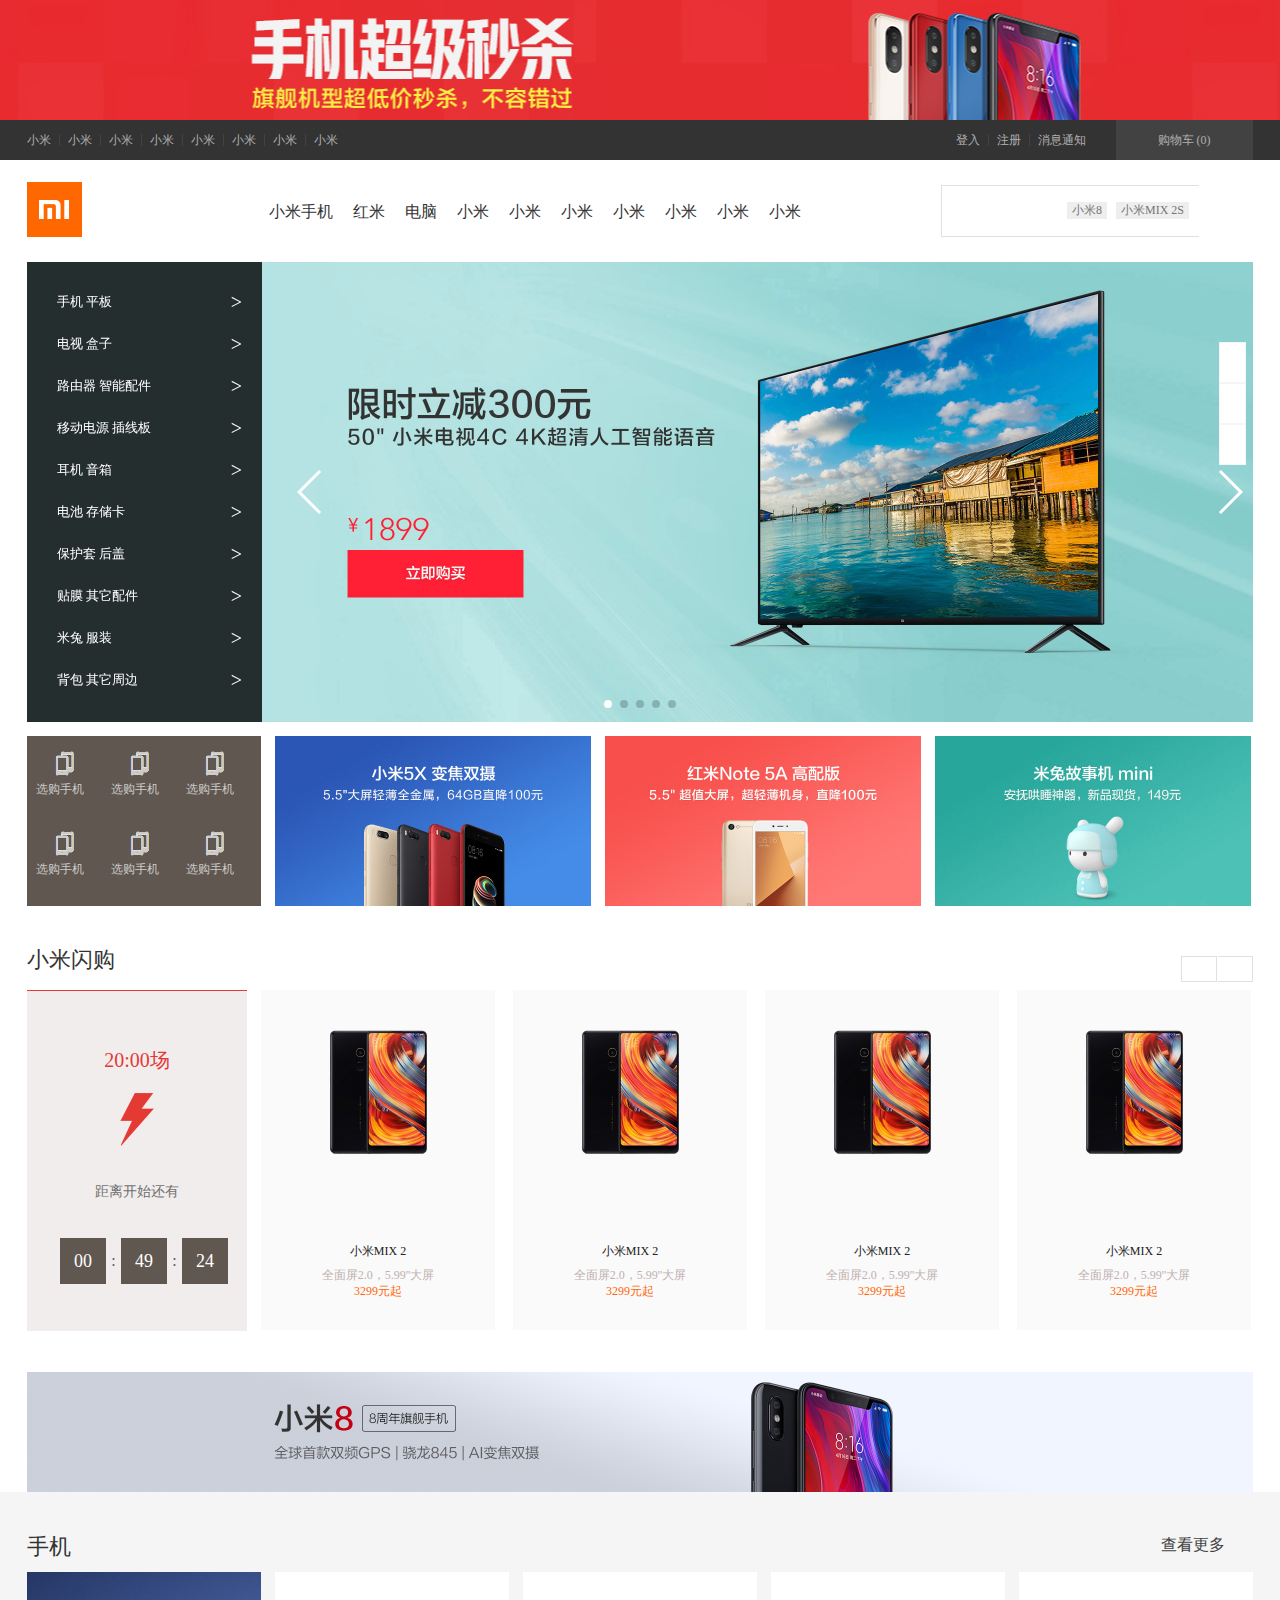
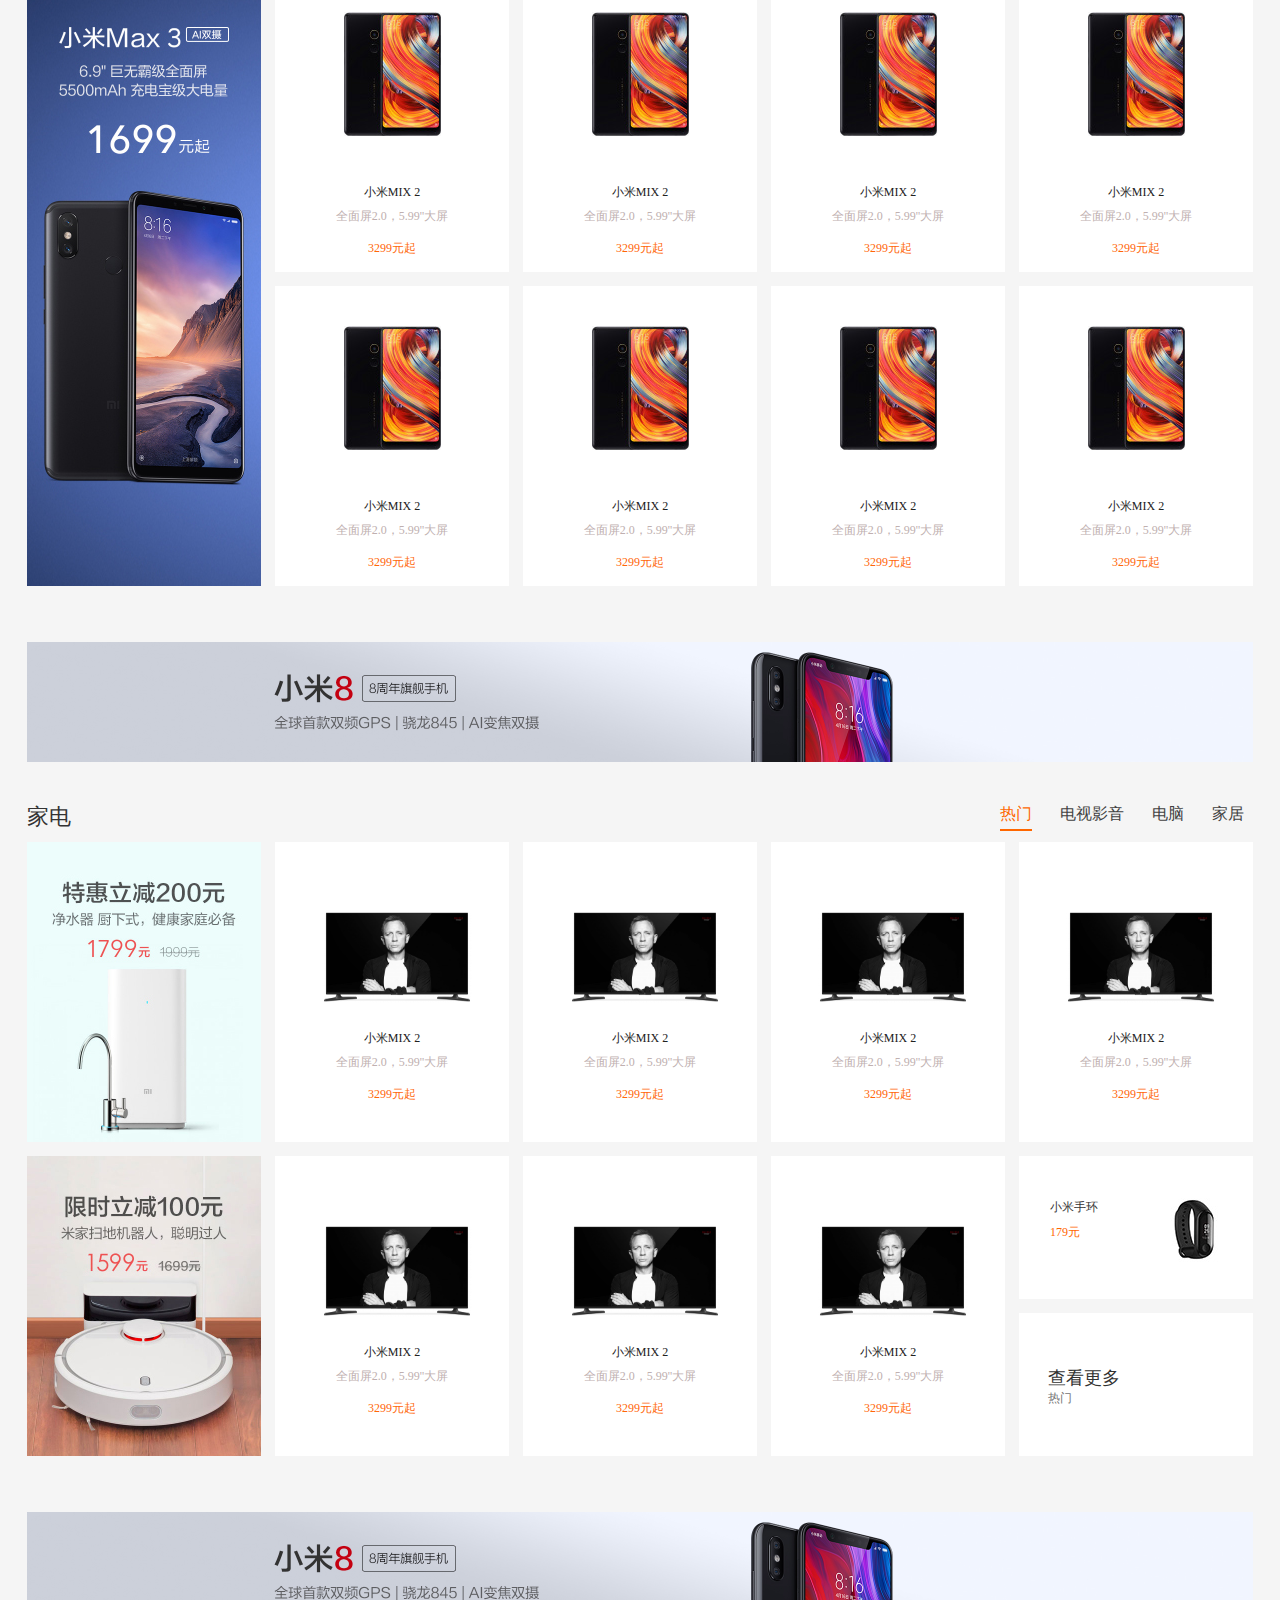
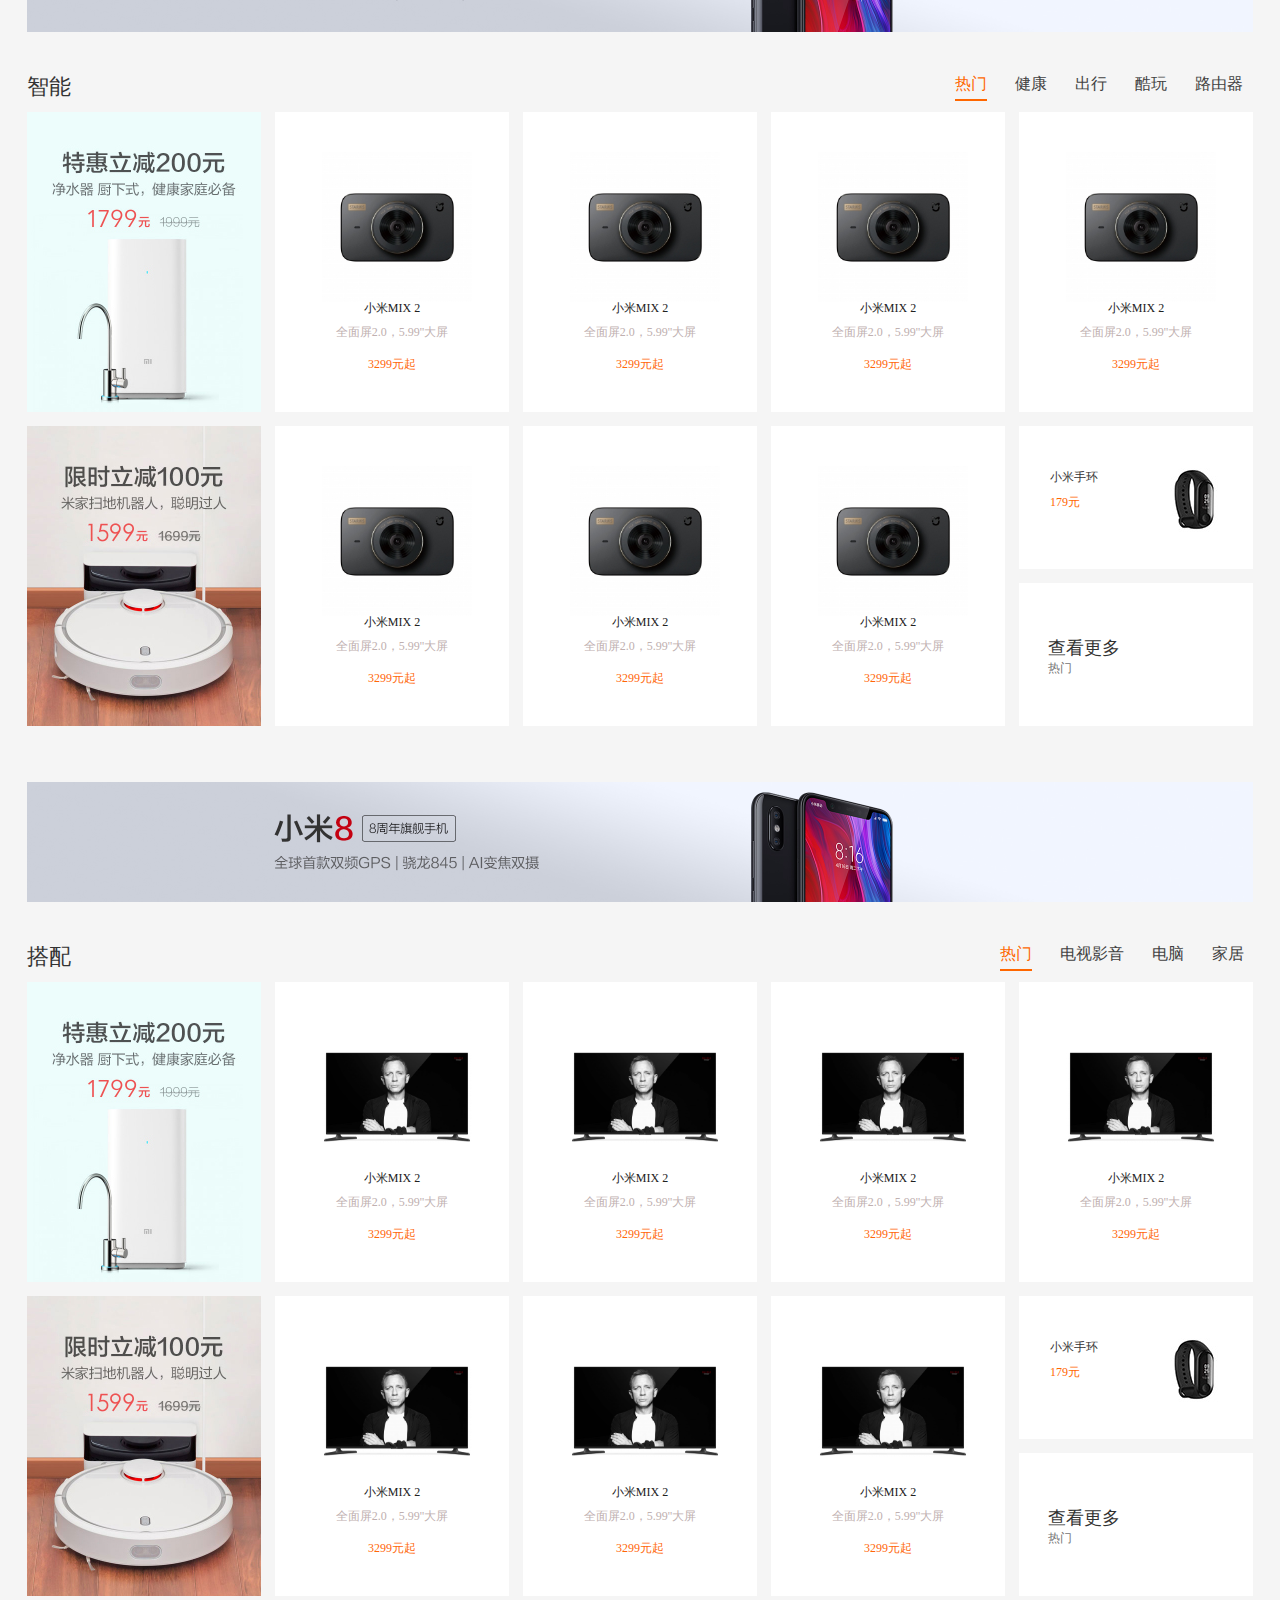
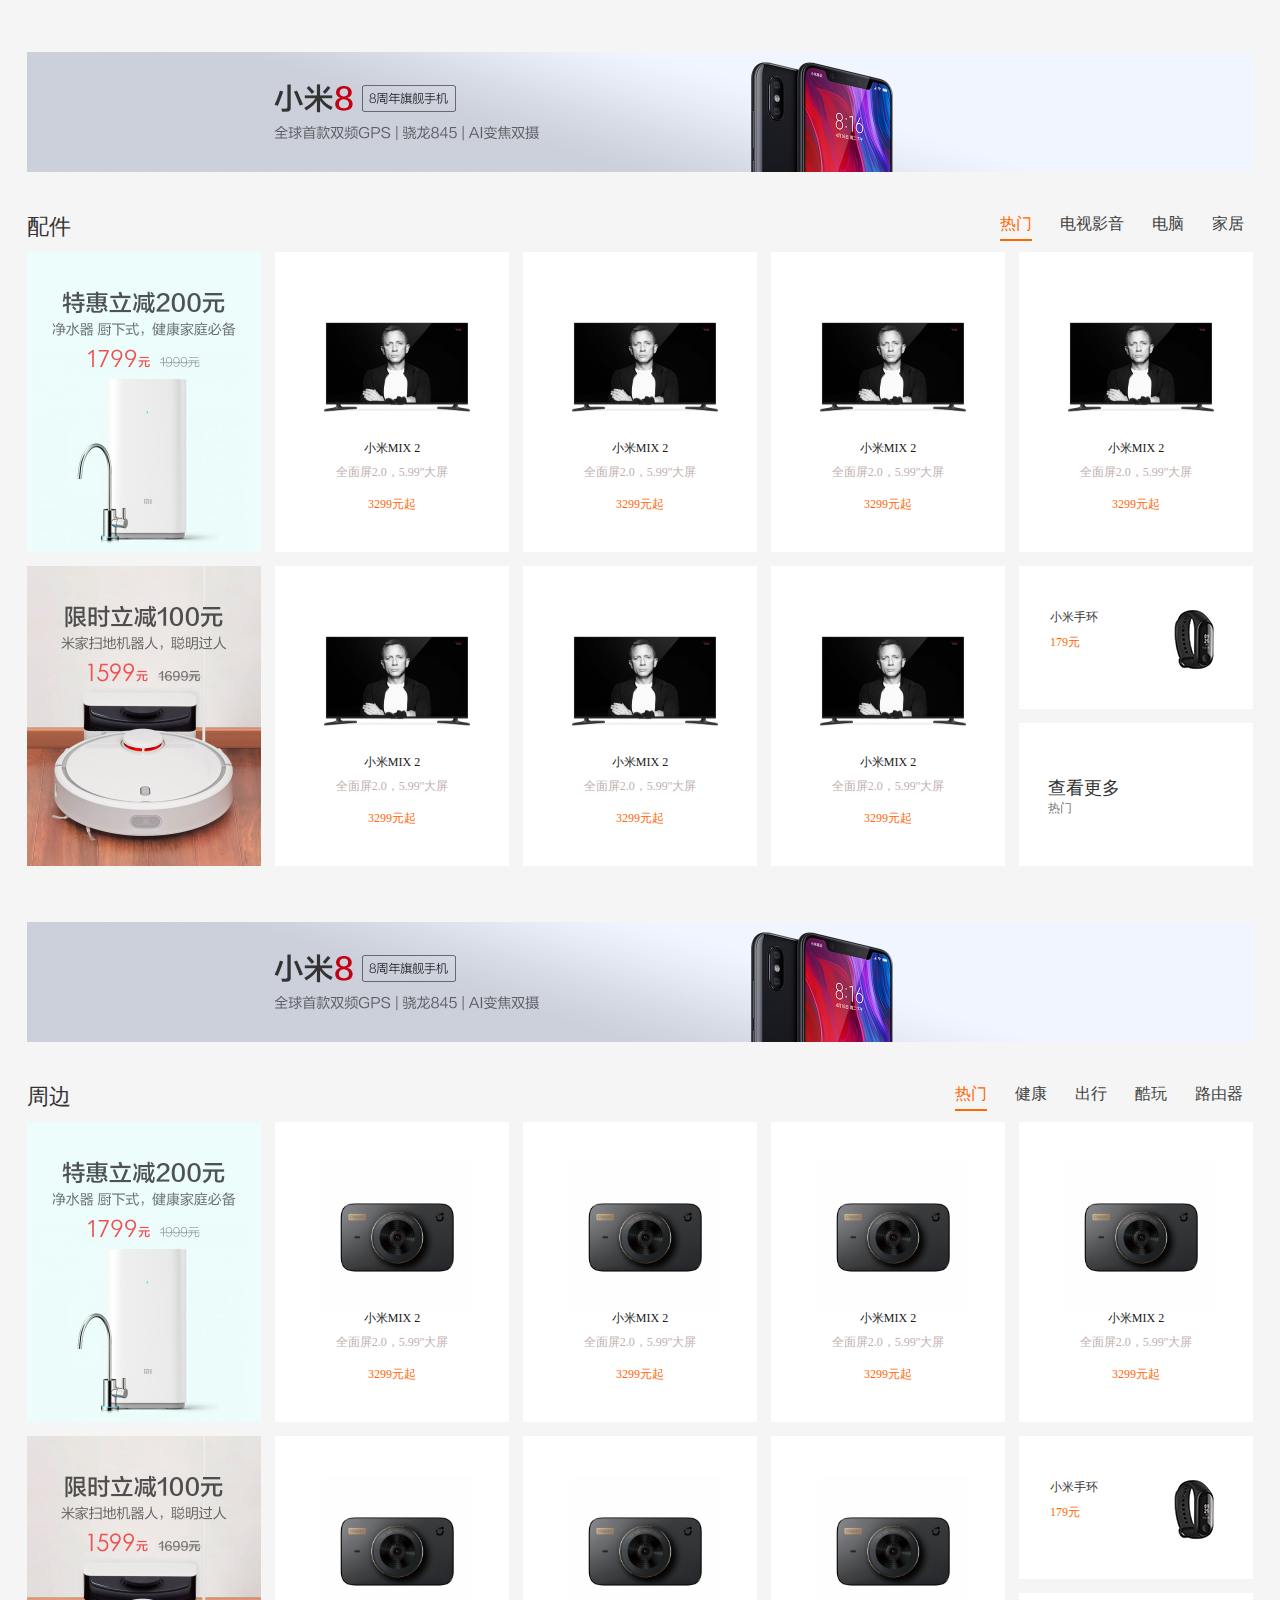
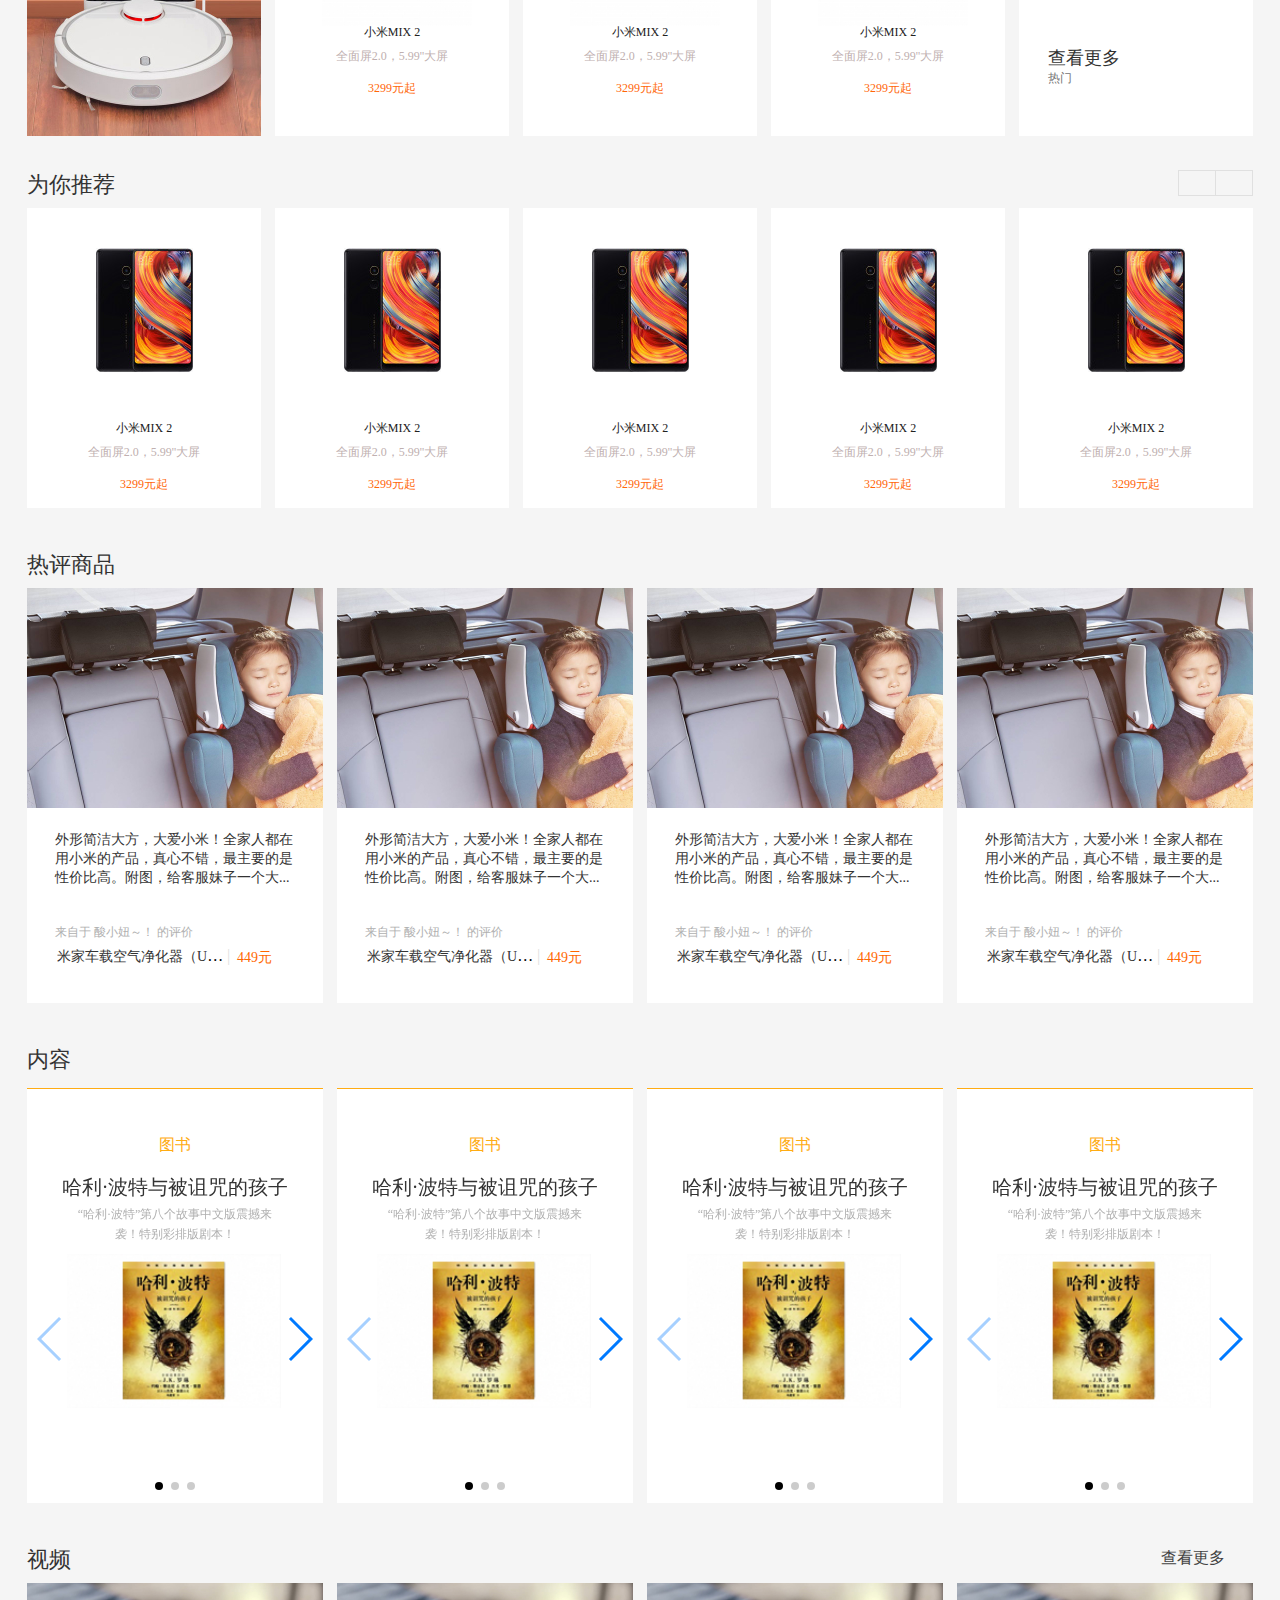
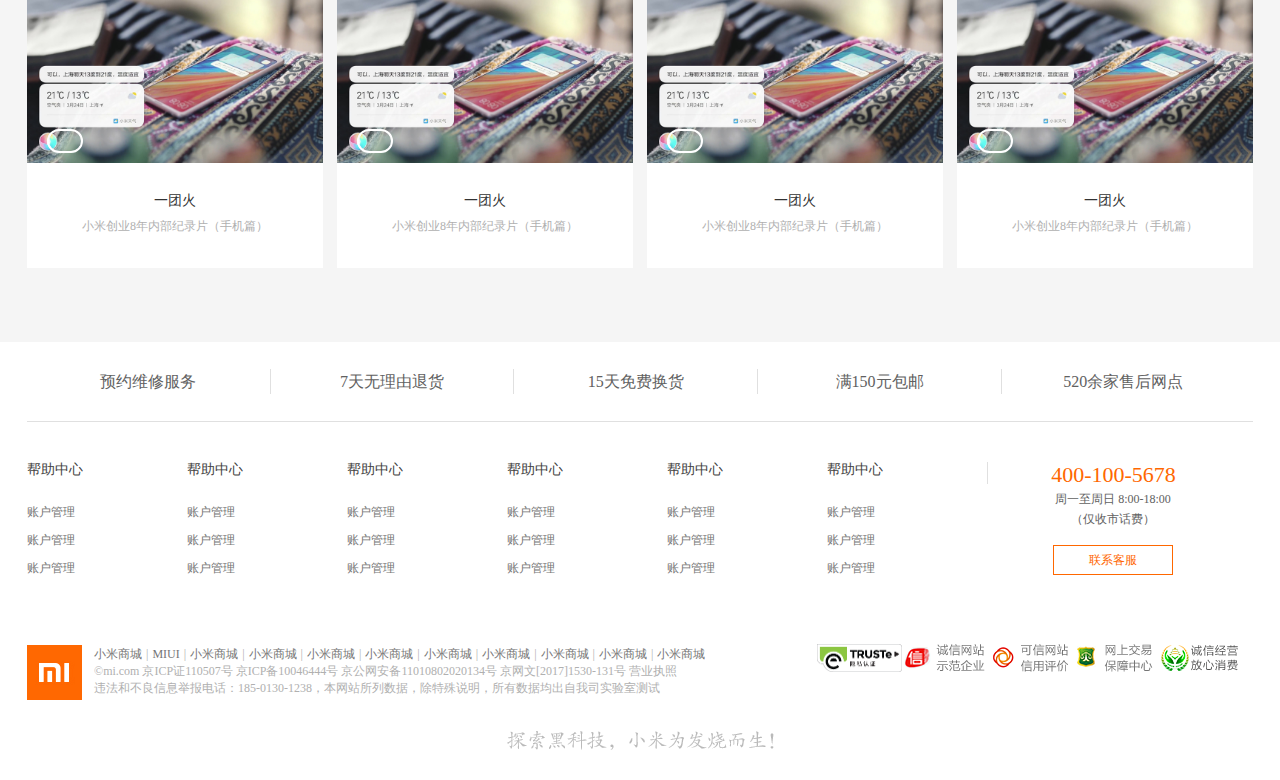
<file: index.html>
<!DOCTYPE html>
<html lang="en">
<head>
    <meta charset="UTF-8">
    <title>首页</title>
    <link rel="stylesheet" type="text/css" href="css/common.css">
    <link rel="stylesheet" href="css/index.css">
    <link rel="stylesheet" href="//at.alicdn.com/t/font_860568_lgisrurycxa.css">
    <link rel="stylesheet" href="css/swiper.min.css">
</head>
<body>
<!--顶部广告-->
    <div class="top-show">
        <!--<img src="images/top.jpg" alt="">-->
    </div>
<!-- top -->
    <div id="top">
        <div class="top">
            <ul class="top-left">
                <li class="top-left-first"><a href="javascript:;">小米</a></li>
                <li><a href="javascript:;">小米</a></li>
                <li><a href="javascript:;">小米</a></li>
                <li><a href="javascript:;">小米</a></li>
                <li><a href="javascript:;">小米</a></li>
                <li><a href="javascript:;">小米</a></li>
                <li><a href="javascript:;">小米</a></li>
                <li class="top-left-last"><a href="javascript:;">小米</a></li>
            </ul>
            <ul class="top-right">
                <li class="login"><a href="javascript:;">登入</a></li>
                <li class="register"><a href="javascript:;">注册</a></li>
                <li class="top-right-last"><a href="javascript:;">消息通知</a></li>
                <li class="shop-car">
                    <a href="javascript:;">
                        <i class="iconfont icon-gouwuchekong"></i>
                        购物车
                        (<span>0</span>)
                    </a>
                </li>
            </ul>
        </div>
    </div>
<!-- nav -->
    <div id="nav">
        <!--<div class="nav-hidden">-->
            <!--<ul class="nav-hidden-list nav-first">-->
                <!--<li>-->
                    <!--<a href="javascript:;">-->
                        <!--<img src="images/star_03.jpg" alt="">-->
                    <!--</a>-->
                    <!--<p>-->
                        <!--<a href="javascript:;">小米8 青春版</a>-->
                    <!--</p>-->
                    <!--<span>1339元起</span>-->
                <!--</li>-->
                <!--<i class="nav-border"></i>-->
                <!--<li>-->
                    <!--<a href="javascript:;">-->
                        <!--<img src="images/star_03.jpg" alt="">-->
                    <!--</a>-->
                    <!--<p>-->
                        <!--<a href="javascript:;">小米8 青春版</a>-->
                    <!--</p>-->
                    <!--<span>1339元起</span>-->
                <!--</li>-->
            <!--</ul>-->
            <!--<ul class="nav-hidden-list nav-second">-->
                <!--<li>-->
                    <!--<a href="javascript:;">-->
                        <!--<img src="images/hm.png" alt="">-->
                    <!--</a>-->
                    <!--<p>-->
                        <!--<a href="javascript:;">小米8 青春版</a>-->
                    <!--</p>-->
                    <!--<span>1339元起</span>-->
                <!--</li>-->
                <!--<i class="nav-border"></i>-->
                <!--<li>-->
                    <!--<a href="javascript:;">-->
                        <!--<img src="images/hm.png" alt="">-->
                    <!--</a>-->
                    <!--<p>-->
                        <!--<a href="javascript:;">小米8 青春版</a>-->
                    <!--</p>-->
                    <!--<span>1339元起</span>-->
                <!--</li>-->
            <!--</ul>-->
            <!--<ul class="nav-hidden-list nav-third">-->
                <!--<li>-->
                    <!--<a href="javascript:;">-->
                        <!--<img src="images/bijiben32012.5.jpg" alt="">-->
                    <!--</a>-->
                    <!--<p>-->
                        <!--<a href="javascript:;">小米8 青春版</a>-->
                    <!--</p>-->
                    <!--<span>1339元起</span>-->
                <!--</li>-->
                <!--<i class="nav-border"></i>-->
                <!--<li>-->
                    <!--<a href="javascript:;">-->
                        <!--<img src="images/bijiben32012.5.jpg" alt="">-->
                    <!--</a>-->
                    <!--<p>-->
                        <!--<a href="javascript:;">小米8 青春版</a>-->
                    <!--</p>-->
                    <!--<span>1339元起</span>-->
                <!--</li>-->
            <!--</ul>-->
        <!--</div>-->
        <div class="nav">
            <div class="logo">
                <img src="images/mi_03.jpg">
            </div>
            <ul class="nav-center">
                <li class="nav-center-first xiaomi-phone nav-item">
                    <a href="javascript:;">小米手机</a>
                    <div class="nav-hidden nav-first">
                        <ul class="nav-hidden-list">
                            <li>
                                <a href="javascript:;">
                                    <img src="images/star_03.jpg" alt="">
                                </a>
                                <p class="nav-hidden-p">
                                    <a href="javascript:;">小米8 青春版</a>
                                </p>
                                <span class="nav-hidden-price">1339元起</span>
                            </li>
                            <i class="nav-border"></i>
                            <li>
                                <a href="javascript:;">
                                    <img src="images/star_03.jpg" alt="">
                                </a>
                                <p class="nav-hidden-p">
                                    <a href="javascript:;">小米8 青春版</a>
                                </p>
                                <span class="nav-hidden-price">1339元起</span>
                            </li>
                        </ul>
                    </div>
                </li>
                <li class="redmi nav-item">
                    <a href="javascript:;">红米</a>
                    <div class="nav-hidden nav-second">
                        <ul class="nav-hidden-list">
                            <li>
                                <a href="javascript:;">
                                    <img src="images/hm.png" alt="">
                                </a>
                                <p class="nav-hidden-p">
                                    <a href="javascript:;">小米8 青春版</a>
                                </p>
                                <span class="nav-hidden-price">1339元起</span>
                            </li>
                            <i class="nav-border"></i>
                            <li>
                                <a href="javascript:;">
                                    <img src="images/hm.png" alt="">
                                </a>
                                <p class="nav-hidden-p">
                                    <a href="javascript:;">小米8 青春版</a>
                                </p>
                                <span class="nav-hidden-price">1339元起</span>
                            </li>
                        </ul>
                    </div>
                </li>
                <li class="computer nav-item">
                    <a href="javascript:;">电脑</a>
                    <div class="nav-hidden nav-third">
                        <ul class="nav-hidden-list">
                            <li>
                                <a href="javascript:;">
                                    <img src="images/bijiben32012.5.jpg" alt="">
                                </a>
                                <p class="nav-hidden-p">
                                    <a href="javascript:;">小米8 青春版</a>
                                </p>
                                <span class="nav-hidden-price">1339元起</span>
                            </li>
                            <i class="nav-border"></i>
                            <li>
                                <a href="javascript:;">
                                    <img src="images/bijiben32012.5.jpg" alt="">
                                </a>
                                <p class="nav-hidden-p">
                                    <a href="javascript:;">小米8 青春版</a>
                                </p>
                                <span class="nav-hidden-price">1339元起</span>
                            </li>
                        </ul>
                    </div>
                </li>
                <li><a href="javascript:;">小米</a></li>
                <li><a href="javascript:;">小米</a></li>
                <li><a href="javascript:;">小米</a></li>
                <li><a href="javascript:;">小米</a></li>
                <li><a href="javascript:;">小米</a></li>
                <li><a href="javascript:;">小米</a></li>
                <li><a href="javascript:;">小米</a></li>
            </ul>
            <!--搜索框-->
            <form method="" action="" class="btn">
                <div class="search-input">
                    <input name="" type="text" value="" class="btn-text">
                    <div class="search-list">
                        <ul>
                            <li>小米6X</li>
                            <li>約6件</li>
                        </ul>
                        <ul>
                            <li>小米6X</li>
                            <li>約6件</li>
                        </ul>
                        <ul>
                            <li>小米6X</li>
                            <li>約6件</li>
                        </ul>
                        <ul>
                            <li>小米6X</li>
                            <li>約6件</li>
                        </ul>
                        <ul>
                            <li>小米6X</li>
                            <li>約6件</li>
                        </ul>
                        <ul>
                            <li>小米6X</li>
                            <li>約6件</li>
                        </ul>
                        <ul>
                            <li>小米6X</li>
                            <li>約6件</li>
                        </ul>
                        <ul>
                            <li>小米6X</li>
                            <li>約6件</li>
                        </ul>
                    </div>
                </div>
                <div class="search-btn">
                    <a href="javascript:;" class="btn-sub"></a>
                    <i class="iconfont icon-fangdajing"></i>
                </div>
                <div class="hot-word">
                    <a href="javascript:;">小米8</a>
                    <a href="javascript:;">小米MIX 2S</a>
                </div>
            </form>
        </div>
    </div>
<!--banner-->
    <!-- Swiper -->
    <div class="swiper-container banner">
        <div class="swiper-wrapper">
            <div class="swiper-slide banner-slide">
                <a href="javascript:;"><img src="images/banner1.jpg" alt=""></a>
            </div>
            <div class="swiper-slide banner-slide">
                <a href="javascript:;"><img src="images/banner2.jpg" alt=""></a>
            </div>
            <div class="swiper-slide banner-slide">
                <a href="javascript:;"><img src="images/banner3.jpg" alt=""></a>
            </div>
            <div class="swiper-slide banner-slide">
                <a href="javascript:;"><img src="images/banner4.jpg" alt=""></a>
            </div>
            <div class="swiper-slide banner-slide">
                <a href="javascript:;"><img src="images/banner5.jpg" alt=""></a>
            </div>
        </div>
        <!-- Add Pagination -->
        <div class="swiper-pagination swiper-pagination-white banner-cricle"></div>
        <!-- Add Arrows -->
        <div class="swiper-button-next swiper-button-white banner-btn-r"></div>
        <div class="swiper-button-prev swiper-button-white banner-btn-l"></div>

        <!--menu轮播图上的二级菜单-->
        <ul id="banner_menu_wrap">
            <li class="active" img="">
                <a>手机&nbsp;平板</a>
                <a class="banner_menu_i">&gt;</a>
                <div class="banner_menu_content" style="width: 600px; top: -20px;">
                    <ul class="banner_menu_content_ul">
                        <li>
                            <a><img src="images/minote.jpg"></a><a>大米NOTE</a><span>选购</span></li>
                        <li>
                            <a><img src="images/minote.jpg"></a><a>大米手机4</a><span>选购</span></li>
                        <li>
                            <a><img src="images/minote.jpg"></a><a>红米手机2</a><span>选购</span></li>
                        <li>
                            <a><img src="images/minote.jpg"></a><a>红米手机2A</a><span>选购</span></li>
                        <li>
                            <a><img src="images/minote.jpg"></a><a>红米NOTE2</a><span>选购</span></li>
                        <li>
                            <a><img src="images/minote.jpg"></a><a>红米NOTE&nbsp;4G双卡</a><span>选购</span></li>
                    </ul>
                    <ul class="banner_menu_content_ul">
                        <li>
                            <a><img src="images/minote.jpg"></a><a>大米平板</a><span>选购</span></li>
                        <li>
                            <a><img src="images/minote.jpg"></a><a>电信版</a></li>
                        <li>
                            <a><img src="images/minote.jpg"></a><a>合约机</a></li>
                        <li>
                            <a><img src="images/minote.jpg"></a><a>中信特权</a></li>
                        <li>
                            <a><img src="images/minote.jpg"></a><a>对比手机</a></li>
                    </ul>
                </div>
            </li>
            <li style="background: none;">
                <a>电视&nbsp;盒子</a>
                <a class="banner_menu_i">&gt;</a>
                <div class="banner_menu_content" style="width: 600px; top: -62px; border: 0px solid rgb(240, 240, 240); display: none;">
                    <ul class="banner_menu_content_ul">
                        <li>
                            <a><img src="images/minote.jpg"></a><a>大米电视40英寸</a></li>
                        <li>
                            <a><img src="images/minote.jpg"></a><a>大米电视48英寸</a></li>
                        <li>
                            <a><img src="images/minote.jpg"></a><a>大米电视49英寸</a></li>
                        <li>
                            <a><img src="images/minote.jpg"></a><a>大米电视55英寸</a></li>
                        <li>
                            <a><img src="images/minote.jpg"></a><a>大米盒子</a></li>
                        <li>
                            <a><img src="images/minote.jpg"></a><a>大米盒子MINI</a></li>
                    </ul>
                    <ul class="banner_menu_content_ul">
                        <li>
                            <a><img src="images/minote.jpg"></a><a>大米电视配件</a><span>选购</span></li>
                    </ul>
                </div>
            </li>
            <li style="background: none;">
                <a>路由器&nbsp;智能配件</a>
                <a class="banner_menu_i">&gt;</a>
                <div class="banner_menu_content" style="width: 900px; top: -104px; border: 0px solid rgb(240, 240, 240); display: none;">
                    <ul class="banner_menu_content_ul">
                        <li>
                            <a><img src="images/minote.jpg"></a><a>大米路由器</a></li>
                        <li>
                            <a><img src="images/minote.jpg"></a><a>大米路由器&nbsp;青春版</a></li>
                        <li>
                            <a><img src="images/minote.jpg"></a><a>净化器</a></li>
                        <li>
                            <a><img src="images/minote.jpg"></a><a>摄像机</a></li>
                        <li>
                            <a><img src="images/minote.jpg"></a><a>体重称</a></li>
                        <li>
                            <a><img src="images/minote.jpg"></a><a>智能插头</a></li>
                    </ul>
                    <ul class="banner_menu_content_ul">
                        <li>
                            <a><img src="images/minote.jpg"></a><a>大米路由器MINI</a></li>
                        <li>
                            <a><img src="images/minote.jpg"></a><a>大米WIFI放大器</a></li>
                        <li>
                            <a><img src="images/minote.jpg"></a><a>运动相机</a></li>
                        <li>
                            <a><img src="images/minote.jpg"></a><a>净水器</a></li>
                        <li>
                            <a><img src="images/minote.jpg"></a><a>血压计</a></li>
                        <li>
                            <a><img src="images/minote.jpg"></a><a>床头灯</a></li>
                    </ul>
                    <ul class="banner_menu_content_ul">
                        <li>
                            <a><img src="images/minote.jpg"></a><a>智能家庭套装</a></li>
                        <li>
                            <a><img src="images/minote.jpg"></a><a>大米手环</a></li>
                        <li>
                            <a><img src="images/minote.jpg"></a><a>全部智能硬件</a></li>
                    </ul>
                </div>
            </li>
            <li style="background: none;">
                <a>移动电源&nbsp;插线板</a>
                <a class="banner_menu_i">&gt;</a>
                <div class="banner_menu_content" style="width: 300px; top: -146px; border: 0px solid rgb(240, 240, 240); display: none;">
                    <ul class="banner_menu_content_ul">
                        <li>
                            <a><img src="images/minote.jpg "></a><a>大米移动电源</a></li>
                        <li>
                            <a><img src="images/minote.jpg"></a><a>大米插线板</a></li>
                        <li>
                            <a><img src="images/minote.jpg"></a><a>品牌移动电源</a></li>
                        <li>
                            <a><img src="images/minote.jpg"></a><a>移动电源附件</a></li>
                    </ul>
                </div>
            </li>
            <li style="background: none;">
                <a>耳机&nbsp;音箱</a>
                <a class="banner_menu_i">&gt;</a>
                <div class="banner_menu_content" style="width: 300px; top: -188px; border: 0px solid rgb(240, 240, 240); display: none;">
                    <ul class="banner_menu_content_ul">
                        <li>
                            <a><img src="images/minote.jpg"></a><a>大米头戴式耳机</a></li>
                        <li>
                            <a><img src="images/minote.jpg"></a><a>大米活塞耳机</a></li>
                        <li>
                            <a><img src="images/minote.jpg"></a><a>大米蓝牙耳机</a></li>
                        <li>
                            <a><img src="images/minote.jpg"></a><a>品牌耳机</a></li>
                        <li>
                            <a><img src="images/minote.jpg"></a><a>音箱</a></li>
                    </ul>
                </div>
            </li>
            <li style="background: none;">
                <a>电池&nbsp;存储卡</a>
                <a class="banner_menu_i">&gt;</a>
                <div class="banner_menu_content" style="width: 300px; top: -230px; border: 0px solid rgb(240, 240, 240); display: none;">
                    <ul class="banner_menu_content_ul">
                        <li>
                            <a><img src="images/minote.jpg"></a><a>电池</a></li>
                        <li>
                            <a><img src="images/minote.jpg"></a><a>充电器</a></li>
                        <li>
                            <a><img src="images/minote.jpg"></a><a>线材</a></li>
                        <li>
                            <a><img src="images/minote.jpg"></a><a>存储卡</a></li>
                    </ul>
                </div>
            </li>
            <li style="background: none;">
                <a>保护套&nbsp;后盖</a>
                <a class="banner_menu_i">&gt;</a>
                <div class="banner_menu_content" style="width: 300px; top: -272px; border: 0px solid rgb(240, 240, 240); display: none;">
                    <ul class="banner_menu_content_ul">
                        <li>
                            <a><img src="images/minote.jpg"></a><a>保护套/保护壳</a></li>
                        <li>
                            <a><img src="images/minote.jpg"></a><a>后盖</a></li>
                    </ul>
                </div>
            </li>
            <li>
                <a>贴膜&nbsp;其它配件</a>
                <a class="banner_menu_i">&gt;</a>
                <div class="banner_menu_content" style="width: 600px; top: -314px;">
                    <ul class="banner_menu_content_ul">
                        <li>
                            <a><img src="images/minote.jpg"></a><a>贴膜</a></li>
                        <li>
                            <a><img src="images/minote.jpg"></a><a>自拍杆</a></li>
                        <li>
                            <a><img src="images/minote.jpg"></a><a>蓝牙手柄</a></li>
                        <li>
                            <a><img src="images/minote.jpg"></a><a>贴纸</a></li>
                        <li>
                            <a><img src="images/minote.jpg"></a><a>防尘塞</a></li>
                        <li>
                            <a><img src="images/minote.jpg"></a><a>手机支架</a></li>
                    </ul>
                    <ul class="banner_menu_content_ul">
                        <li>
                            <a><img src="images/minote.jpg"></a><a>耳机绕线器</a></li>
                        <li>
                            <a><img src="images/minote.jpg"></a><a>随身WIFI</a></li>
                    </ul>
                </div>
            </li>
            <li>
                <a>米兔&nbsp;服装</a>
                <a class="banner_menu_i">&gt;</a>
                <div class="banner_menu_content" style="width: 300px; top: -356px;">
                    <ul class="banner_menu_content_ul">
                        <li>
                            <a><img src="images/minote.jpg"></a><a>米兔</a></li>
                        <li>
                            <a><img src="images/minote.jpg"></a><a>服装</a></li>
                    </ul>
                </div>
            </li>
            <li>
                <a>背包&nbsp;其它周边</a>
                <a class="banner_menu_i">&gt;</a>
                <div class="banner_menu_content" style="width: 300px; top: -398px;">
                    <ul class="banner_menu_content_ul">
                        <li>
                            <a><img src="images/minote.jpg"></a><a>背包</a></li>
                        <li>
                            <a><img src="images/minote.jpg"></a><a>大米鼠标坠</a></li>
                        <li>
                            <a><img src="images/minote.jpg"></a><a>生活周边</a></li>
                        <li>
                            <a><img src="images/minote.jpg"></a><a>玩酷产品</a></li>
                    </ul>
                </div>
            </li>
        </ul>
        <!--二级菜单完-->
    </div>
<!-- show -->
    <div class="case">
        <ul class="case-left">
            <li>
                <a href="javascript:;">选购手机</a>
            </li>
            <li><a href="javascript:;">选购手机</a></li>
            <li><a href="javascript:;">选购手机</a></li>
            <li><a href="javascript:;">选购手机</a></li>
            <li><a href="javascript:;">选购手机</a></li>
            <li><a href="javascript:;">选购手机</a></li>
        </ul>
        <div class="case-right">
            <a href="javascript:;"><img src="images/case2_03.jpg" alt=""></a>
            <a href="javascript:;"><img src="images/case3_03.jpg" alt=""></a>
            <a href="javascript:;"><img src="images/case4_03.jpg" alt=""></a>
        </div>
    </div>
<!-- star-product -->
    <div class="star">
        <div class="star-top">
            <h2>小米闪购</h2>
            <!--按钮-->
            <div class="star-btn">
                <a href="javascript:;" class="btn-l">
                    <i class="iconfont icon-xiangzuo"></i>
                </a>
                <a href="javascript:;" class="btn-r">
                    <i class="iconfont icon-xiangyou"></i>
                </a>
            </div>
        </div>
        <ul class="star-bottom">
            <li class="star-first">
                <div class="time-title">20:00场</div>
                <img src="images/flashpurchase.png">
                <div class="sub-time">距离开始还有</div>
                <ul class="count-time">
                    <li class="box hours">00</li>
                    <li class="dash">:</li>
                    <li class="box minutes">49</li>
                    <li class="dash">:</li>
                    <li class="box seconds">24</li>
                </ul>
            </li>
        </ul>
        <div class="star-wrapper">
            <ul class="wrapper-list">
                <li>
                    <a href="detail.html" target="_blank">
                        <img src="images/star_03.jpg">
                        <h2>小米MIX 2</h2>
                        <p>全面屏2.0，5.99''大屏</p>
                        <span>3299元起</span>
                    </a>
                </li>
                <li>
                    <a href="detail.html" target="_blank">
                        <img src="images/star_03.jpg">
                        <h2>小米MIX 2</h2>
                        <p>全面屏2.0，5.99''大屏</p>
                        <span>3299元起</span>
                    </a>
                </li>
                <li>
                    <a href="detail.html" target="_blank">
                        <img src="images/star_03.jpg">
                        <h2>小米MIX 2</h2>
                        <p>全面屏2.0，5.99''大屏</p>
                        <span>3299元起</span>
                    </a>
                </li>
                <li class="last">
                    <a href="detail.html" target="_blank">
                        <img src="images/star_03.jpg">
                        <h2>小米MIX 2</h2>
                        <p>全面屏2.0，5.99''大屏</p>
                        <span>3299元起</span>
                    </a>
                </li>
                <li>
                    <a href="detail.html" target="_blank">
                        <img src="images/star_03.jpg">
                        <h2>小米MIX 2</h2>
                        <p>全面屏2.0，5.99''大屏</p>
                        <span>3299元起</span>
                    </a>
                </li>
                <li>
                    <a href="detail.html" target="_blank">
                        <img src="images/star_03.jpg">
                        <h2>小米MIX 2</h2>
                        <p>全面屏2.0，5.99''大屏</p>
                        <span>3299元起</span>
                    </a>
                </li>
                <li>
                    <a href="detail.html" target="_blank">
                        <img src="images/mi_03.jpg">
                        <h2>小米MIX 2</h2>
                        <p>全面屏2.0，5.99''大屏</p>
                        <span>3299元起</span>
                    </a>
                </li>
            </ul>
        </div>
    </div>
<!--home-banner-->
    <div class="home-banner">
        <a href="detail.html" target="_blank">
            <img src="images/big.jpg" alt="">
        </a>
    </div>
<!--产品区-->
    <div id="main-home">
        <div class="main-home">
            <!--手机-->
            <div class="show-prd">
                <!--头部-->
                <div class="phone-top">
                    <h2 class="title">手机</h2>
                    <div class="phone-more">
                        <a href="javascript:;">
                            查看更多
                            <i class="iconfont icon-xiangyou1"></i>
                        </a>
                    </div>
                </div>
                <!--展示区-->
                <div class="row">
                    <!--左侧图片-->
                    <div class="row-star">
                        <a href="detail.html" target="_blank">
                            <img src="images/row_03.jpg" alt="">
                        </a>
                    </div>
                    <div class="row-product">
                        <ul class="row-list">
                            <li>
                                <a href="detail.html" target="_blank">
                                    <img src="images/star_03.jpg">
                                    <h2>小米MIX 2</h2>
                                    <p>全面屏2.0，5.99''大屏</p>
                                    <span>3299元起</span>
                                </a>
                            </li>
                            <li>
                                <a href="detail.html" target="_blank">
                                    <img src="images/star_03.jpg">
                                    <h2>小米MIX 2</h2>
                                    <p>全面屏2.0，5.99''大屏</p>
                                    <span>3299元起</span>
                                </a>
                            </li>
                            <li>
                                <a href="detail.html" target="_blank">
                                    <img src="images/star_03.jpg">
                                    <h2>小米MIX 2</h2>
                                    <p>全面屏2.0，5.99''大屏</p>
                                    <span>3299元起</span>
                                </a>
                            </li>
                            <li>
                                <a href="detail.html" target="_blank">
                                    <img src="images/star_03.jpg">
                                    <h2>小米MIX 2</h2>
                                    <p>全面屏2.0，5.99''大屏</p>
                                    <span>3299元起</span>
                                </a>
                            </li>
                            <li>
                                <a href="detail.html" target="_blank">
                                    <img src="images/star_03.jpg">
                                    <h2>小米MIX 2</h2>
                                    <p>全面屏2.0，5.99''大屏</p>
                                    <span>3299元起</span>
                                </a>
                            </li>
                            <li>
                                <a href="detail.html" target="_blank">
                                    <img src="images/star_03.jpg">
                                    <h2>小米MIX 2</h2>
                                    <p>全面屏2.0，5.99''大屏</p>
                                    <span>3299元起</span>
                                </a>
                            </li>
                            <li>
                                <a href="detail.html" target="_blank">
                                    <img src="images/star_03.jpg">
                                    <h2>小米MIX 2</h2>
                                    <p>全面屏2.0，5.99''大屏</p>
                                    <span>3299元起</span>
                                </a>
                            </li>
                            <li>
                                <a href="detail.html" target="_blank">
                                    <img src="images/star_03.jpg">
                                    <h2>小米MIX 2</h2>
                                    <p>全面屏2.0，5.99''大屏</p>
                                    <span>3299元起</span>
                                </a>
                            </li>
                        </ul>
                    </div>
                </div>
            </div>
            <!--home-banner-->
            <div class="home-banner">
                <a href="detail.html" target="_blank">
                    <img src="images/big.jpg" alt="">
                </a>
            </div>
            <!--家电-->
            <div class="show-prd">
                <!--头部-->
                <div class="machine-top">
                    <h2 class="title">家电</h2>
                    <ul class="machine-more">
                        <li class="active">
                            <a href="javascript:;">热门</a>
                        </li>
                        <li>
                            <a href="javascript:;">电视影音</a>
                        </li>
                        <li>
                            <a href="javascript:;">电脑</a>
                        </li>
                        <li>
                            <a href="javascript:;">家居</a>
                        </li>
                    </ul>
                </div>
                <!--展示区-->
                <div class="row">
                    <div class="row-star-another">
                        <ul>
                            <li class="row-img">
                                <a href="detail.html" target="_blank">
                                    <img src="images/row_0_03.jpg">
                                </a>
                            </li>
                            <li class="row-img row-top">
                                <a href="detail.html" target="_blank">
                                    <img src="images/row_0_06.jpg">
                                </a>
                            </li>
                        </ul>
                    </div>
                    <div class="row-product">
                        <ul class="row-list-anther hot_shop">
                            <li>
                                <a href="detail.html" target="_blank">
                                    <img src="images/pms_1490077569.08131612!220x220.png">
                                </a>
                                <h2>小米MIX 2</h2>
                                <p>全面屏2.0，5.99''大屏</p>
                                <span>3299元起</span>
                                <div class="hidden">
                                    <h4>透光性很强，值得拥有</h4>
                                    <h5>来自大海的评价</h5>
                                </div>
                            </li>
                            <li>
                                <a href="detail.html" target="_blank">
                                    <img src="images/pms_1490077569.08131612!220x220.png">
                                </a>
                                <h2>小米MIX 2</h2>
                                <p>全面屏2.0，5.99''大屏</p>
                                <span>3299元起</span>
                                <div class="hidden">
                                    <h4>透光性很强，值得拥有</h4>
                                    <h5>来自大海的评价</h5>
                                </div>
                            </li>
                            <li>
                                <a href="detail.html" target="_blank">
                                    <img src="images/pms_1490077569.08131612!220x220.png">
                                </a>
                                <h2>小米MIX 2</h2>
                                <p>全面屏2.0，5.99''大屏</p>
                                <span>3299元起</span>
                                <div class="hidden">
                                    <h4>透光性很强，值得拥有</h4>
                                    <h5>来自大海的评价</h5>
                                </div>
                            </li>
                            <li>
                                <a href="detail.html" target="_blank">
                                    <img src="images/pms_1490077569.08131612!220x220.png">
                                </a>
                                <h2>小米MIX 2</h2>
                                <p>全面屏2.0，5.99''大屏</p>
                                <span>3299元起</span>
                                <div class="hidden">
                                    <h4>透光性很强，值得拥有</h4>
                                    <h5>来自大海的评价</h5>
                                </div>
                            </li>
                            <li>
                                <a href="detail.html" target="_blank">
                                    <img src="images/pms_1490077569.08131612!220x220.png">
                                </a>
                                <h2>小米MIX 2</h2>
                                <p>全面屏2.0，5.99''大屏</p>
                                <span>3299元起</span>
                                <div class="hidden">
                                    <h4>透光性很强，值得拥有</h4>
                                    <h5>来自大海的评价</h5>
                                </div>
                            </li>
                            <li>
                                <a href="detail.html" target="_blank">
                                    <img src="images/pms_1490077569.08131612!220x220.png">
                                </a>
                                <h2>小米MIX 2</h2>
                                <p>全面屏2.0，5.99''大屏</p>
                                <span>3299元起</span>
                                <div class="hidden">
                                    <h4>透光性很强，值得拥有</h4>
                                    <h5>来自大海的评价</h5>
                                </div>
                            </li>
                            <li>
                                <a href="detail.html" target="_blank">
                                    <img src="images/pms_1490077569.08131612!220x220.png">
                                </a>
                                <h2>小米MIX 2</h2>
                                <p>全面屏2.0，5.99''大屏</p>
                                <span>3299元起</span>
                                <div class="hidden">
                                    <h4>透光性很强，值得拥有</h4>
                                    <h5>来自大海的评价</h5>
                                </div>
                            </li>
                            <!--更多内容-->
                            <li class="brick-item-s">
                                <div class="figure-img">
                                    <a href="detail.html" target="_blank"><img src="images/shouhuan3.jpg" alt=""></a>
                                </div>
                                <h3 class="title-s">
                                    <a href="detail.html" target="_blank">小米手环</a>
                                </h3>
                                <p class="price">
                                    <a href="javascript:;">179元</a>
                                </p>
                            </li>
                            <li class="brick-item-s">
                                <div class="figure-more">
                                    <a href="javascript:;">
                                        <i class="iconfont icon-xiangyou2"></i>
                                    </a>
                                </div>
                                <a href="javascript:;" class="more">
                                    查看更多
                                    <small>热门</small>
                                </a>
                            </li>
                        </ul>
                        <ul class="row-list-anther hot_shop" style="display: none">
                            <li>
                                <a href="detail.html" target="_blank">
                                    <img src="images/pms_1500287084.72131750!220x220.jpg">
                                </a>
                                <h2>小米MIX 2</h2>
                                <p>全面屏2.0，5.99''大屏</p>
                                <span>3299元起</span>
                                <div class="hidden">
                                    <h4>透光性很强，值得拥有</h4>
                                    <h5>来自大海的评价</h5>
                                </div>
                            </li>
                            <li>
                                <a href="detail.html" target="_blank">
                                    <img src="images/pms_1500287084.72131750!220x220.jpg">
                                </a>
                                <h2>小米MIX 2</h2>
                                <p>全面屏2.0，5.99''大屏</p>
                                <span>3299元起</span>
                                <div class="hidden">
                                    <h4>透光性很强，值得拥有</h4>
                                    <h5>来自大海的评价</h5>
                                </div>
                            </li>
                            <li>
                                <a href="detail.html" target="_blank">
                                    <img src="images/pms_1500287084.72131750!220x220.jpg">
                                </a>
                                <h2>小米MIX 2</h2>
                                <p>全面屏2.0，5.99''大屏</p>
                                <span>3299元起</span>
                                <div class="hidden">
                                    <h4>透光性很强，值得拥有</h4>
                                    <h5>来自大海的评价</h5>
                                </div>
                            </li>
                            <li>
                                <a href="detail.html" target="_blank">
                                    <img src="images/pms_1500287084.72131750!220x220.jpg">
                                </a>
                                <h2>小米MIX 2</h2>
                                <p>全面屏2.0，5.99''大屏</p>
                                <span>3299元起</span>
                                <div class="hidden">
                                    <h4>透光性很强，值得拥有</h4>
                                    <h5>来自大海的评价</h5>
                                </div>
                            </li>
                            <li>
                                <a href="detail.html" target="_blank">
                                    <img src="images/pms_1500287084.72131750!220x220.jpg">
                                </a>
                                <h2>小米MIX 2</h2>
                                <p>全面屏2.0，5.99''大屏</p>
                                <span>3299元起</span>
                                <div class="hidden">
                                    <h4>透光性很强，值得拥有</h4>
                                    <h5>来自大海的评价</h5>
                                </div>
                            </li>
                            <li>
                                <a href="detail.html" target="_blank">
                                    <img src="images/pms_1500287084.72131750!220x220.jpg">
                                </a>
                                <h2>小米MIX 2</h2>
                                <p>全面屏2.0，5.99''大屏</p>
                                <span>3299元起</span>
                                <div class="hidden">
                                    <h4>透光性很强，值得拥有</h4>
                                    <h5>来自大海的评价</h5>
                                </div>
                            </li>
                            <li>
                                <a href="detail.html" target="_blank">
                                    <img src="images/pms_1500287084.72131750!220x220.jpg">
                                </a>
                                <h2>小米MIX 2</h2>
                                <p>全面屏2.0，5.99''大屏</p>
                                <span>3299元起</span>
                                <div class="hidden">
                                    <h4>透光性很强，值得拥有</h4>
                                    <h5>来自大海的评价</h5>
                                </div>
                            </li>
                            <!--更多内容-->
                            <li class="brick-item-s">
                                <div class="figure-img">
                                    <a href="detail.html" target="_blank"><img src="images/shouhuan3.jpg" alt=""></a>
                                </div>
                                <h3 class="title-s">
                                    <a href="detail.html" target="_blank">小米手环</a>
                                </h3>
                                <p class="price">
                                    <a href="javascript:;">179元</a>
                                </p>
                            </li>
                            <li class="brick-item-s">
                                <div class="figure-more">
                                    <a href="javascript:;">
                                        <i class="iconfont icon-xiangyou2"></i>
                                    </a>
                                </div>
                                <a href="javascript:;" class="more">
                                    查看更多
                                    <small>热门</small>
                                </a>
                            </li>
                        </ul>
                        <ul class="row-list-anther hot_shop" style="display: none">
                            <li>
                                <a href="detail.html" target="_blank">
                                    <img src="images/pms_1524636075.71677607!220x220.jpg">
                                </a>
                                <h2>小米MIX 2</h2>
                                <p>全面屏2.0，5.99''大屏</p>
                                <span>3299元起</span>
                                <div class="hidden">
                                    <h4>透光性很强，值得拥有</h4>
                                    <h5>来自大海的评价</h5>
                                </div>
                            </li>
                            <li>
                                <a href="detail.html" target="_blank">
                                    <img src="images/pms_1524636075.71677607!220x220.jpg">
                                </a>
                                <h2>小米MIX 2</h2>
                                <p>全面屏2.0，5.99''大屏</p>
                                <span>3299元起</span>
                                <div class="hidden">
                                    <h4>透光性很强，值得拥有</h4>
                                    <h5>来自大海的评价</h5>
                                </div>
                            </li>
                            <li>
                                <a href="detail.html" target="_blank">
                                    <img src="images/pms_1524636075.71677607!220x220.jpg">
                                </a>
                                <h2>小米MIX 2</h2>
                                <p>全面屏2.0，5.99''大屏</p>
                                <span>3299元起</span>
                                <div class="hidden">
                                    <h4>透光性很强，值得拥有</h4>
                                    <h5>来自大海的评价</h5>
                                </div>
                            </li>
                            <li>
                                <a href="detail.html" target="_blank">
                                    <img src="images/pms_1524636075.71677607!220x220.jpg">
                                </a>
                                <h2>小米MIX 2</h2>
                                <p>全面屏2.0，5.99''大屏</p>
                                <span>3299元起</span>
                                <div class="hidden">
                                    <h4>透光性很强，值得拥有</h4>
                                    <h5>来自大海的评价</h5>
                                </div>
                            </li>
                            <li>
                                <a href="detail.html" target="_blank">
                                    <img src="images/pms_1524636075.71677607!220x220.jpg">
                                </a>
                                <h2>小米MIX 2</h2>
                                <p>全面屏2.0，5.99''大屏</p>
                                <span>3299元起</span>
                                <div class="hidden">
                                    <h4>透光性很强，值得拥有</h4>
                                    <h5>来自大海的评价</h5>
                                </div>
                            </li>
                            <li>
                                <a href="detail.html" target="_blank">
                                    <img src="images/pms_1524636075.71677607!220x220.jpg">
                                </a>
                                <h2>小米MIX 2</h2>
                                <p>全面屏2.0，5.99''大屏</p>
                                <span>3299元起</span>
                                <div class="hidden">
                                    <h4>透光性很强，值得拥有</h4>
                                    <h5>来自大海的评价</h5>
                                </div>
                            </li>
                            <li>
                                <a href="detail.html" target="_blank">
                                    <img src="images/pms_1524636075.71677607!220x220.jpg">
                                </a>
                                <h2>小米MIX 2</h2>
                                <p>全面屏2.0，5.99''大屏</p>
                                <span>3299元起</span>
                                <div class="hidden">
                                    <h4>透光性很强，值得拥有</h4>
                                    <h5>来自大海的评价</h5>
                                </div>
                            </li>
                            <!--更多内容-->
                            <li class="brick-item-s">
                                <div class="figure-img">
                                    <a href="detail.html" target="_blank"><img src="images/shouhuan3.jpg" alt=""></a>
                                </div>
                                <h3 class="title-s">
                                    <a href="detail.html" target="_blank">小米手环</a>
                                </h3>
                                <p class="price">
                                    <a href="javascript:;">179元</a>
                                </p>
                            </li>
                            <li class="brick-item-s">
                                <div class="figure-more">
                                    <a href="javascript:;">
                                        <i class="iconfont icon-xiangyou2"></i>
                                    </a>
                                </div>
                                <a href="javascript:;" class="more">
                                    查看更多
                                    <small>热门</small>
                                </a>
                            </li>
                        </ul>
                        <ul class="row-list-anther hot_shop" style="display: none">
                            <li>
                                <a href="detail.html" target="_blank">
                                    <img src="images/pms_1497801904.81994356!220x220.jpg">
                                </a>
                                <h2>小米MIX 2</h2>
                                <p>全面屏2.0，5.99''大屏</p>
                                <span>3299元起</span>
                                <div class="hidden">
                                    <h4>透光性很强，值得拥有</h4>
                                    <h5>来自大海的评价</h5>
                                </div>
                            </li>
                            <li>
                                <a href="detail.html" target="_blank">
                                    <img src="images/pms_1497801904.81994356!220x220.jpg">
                                </a>
                                <h2>小米MIX 2</h2>
                                <p>全面屏2.0，5.99''大屏</p>
                                <span>3299元起</span>
                                <div class="hidden">
                                    <h4>透光性很强，值得拥有</h4>
                                    <h5>来自大海的评价</h5>
                                </div>
                            </li>
                            <li>
                                <a href="detail.html" target="_blank">
                                    <img src="images/pms_1497801904.81994356!220x220.jpg">
                                </a>
                                <h2>小米MIX 2</h2>
                                <p>全面屏2.0，5.99''大屏</p>
                                <span>3299元起</span>
                                <div class="hidden">
                                    <h4>透光性很强，值得拥有</h4>
                                    <h5>来自大海的评价</h5>
                                </div>
                            </li>
                            <li>
                                <a href="detail.html" target="_blank">
                                    <img src="images/pms_1497801904.81994356!220x220.jpg">
                                </a>
                                <h2>小米MIX 2</h2>
                                <p>全面屏2.0，5.99''大屏</p>
                                <span>3299元起</span>
                                <div class="hidden">
                                    <h4>透光性很强，值得拥有</h4>
                                    <h5>来自大海的评价</h5>
                                </div>
                            </li>
                            <li>
                                <a href="detail.html" target="_blank">
                                    <img src="images/pms_1497801904.81994356!220x220.jpg">
                                </a>
                                <h2>小米MIX 2</h2>
                                <p>全面屏2.0，5.99''大屏</p>
                                <span>3299元起</span>
                                <div class="hidden">
                                    <h4>透光性很强，值得拥有</h4>
                                    <h5>来自大海的评价</h5>
                                </div>
                            </li>
                            <li>
                                <a href="detail.html" target="_blank">
                                    <img src="images/pms_1497801904.81994356!220x220.jpg">
                                </a>
                                <h2>小米MIX 2</h2>
                                <p>全面屏2.0，5.99''大屏</p>
                                <span>3299元起</span>
                                <div class="hidden">
                                    <h4>透光性很强，值得拥有</h4>
                                    <h5>来自大海的评价</h5>
                                </div>
                            </li>
                            <li>
                                <a href="detail.html" target="_blank">
                                    <img src="images/pms_1497801904.81994356!220x220.jpg">
                                </a>
                                <h2>小米MIX 2</h2>
                                <p>全面屏2.0，5.99''大屏</p>
                                <span>3299元起</span>
                                <div class="hidden">
                                    <h4>透光性很强，值得拥有</h4>
                                    <h5>来自大海的评价</h5>
                                </div>
                            </li>
                            <!--更多内容-->
                            <li class="brick-item-s">
                                <div class="figure-img">
                                    <a href="detail.html" target="_blank"><img src="images/shouhuan3.jpg" alt=""></a>
                                </div>
                                <h3 class="title-s">
                                    <a href="detail.html" target="_blank">小米手环</a>
                                </h3>
                                <p class="price">
                                    <a href="javascript:;">179元</a>
                                </p>
                            </li>
                            <li class="brick-item-s">
                                <div class="figure-more">
                                    <a href="javascript:;">
                                        <i class="iconfont icon-xiangyou2"></i>
                                    </a>
                                </div>
                                <a href="javascript:;" class="more">
                                    查看更多
                                    <small>热门</small>
                                </a>
                            </li>
                        </ul>
                    </div>
                </div>
            </div>
            <!--home-banner-->
            <div class="home-banner">
                <a href="detail.html" target="_blank">
                    <img src="images/big.jpg" alt="">
                </a>
            </div>
            <!--智能-->
            <div class="show-prd">
                <!--头部-->
                <div class="machine-top">
                    <h2 class="title">智能</h2>
                    <ul class="zhineng-more zhineng_more">
                        <li class="active">
                            <a href="javascript:;">热门</a>
                        </li>
                        <li>
                            <a href="javascript:;">健康</a>
                        </li>
                        <li>
                            <a href="javascript:;">出行</a>
                        </li>
                        <li>
                            <a href="javascript:;">酷玩</a>
                        </li>
                        <li>
                            <a href="javascript:;">路由器</a>
                        </li>
                    </ul>
                </div>
                <!--展示区-->
                <div class="row">
                    <div class="row-star-another">
                        <ul>
                            <li class="row-img">
                                <a href="detail.html" target="_blank">
                                    <img src="images/row_0_03.jpg">
                                </a>
                            </li>
                            <li class="row-img row-top">
                                <a href="detail.html" target="_blank">
                                    <img src="images/row_0_06.jpg">
                                </a>
                            </li>
                        </ul>
                    </div>
                    <div class="row-product">
                        <ul class="row-list-anther zhineng">
                            <li>
                                <a href="detail.html" target="_blank">
                                    <img src="images/zn1.jpg">
                                </a>
                                <h2>小米MIX 2</h2>
                                <p>全面屏2.0，5.99''大屏</p>
                                <span>3299元起</span>
                                <div class="hidden">
                                    <h4>透光性很强，值得拥有</h4>
                                    <h5>来自大海的评价</h5>
                                </div>
                            </li>
                            <li>
                                <a href="detail.html" target="_blank">
                                    <img src="images/zn1.jpg">
                                </a>
                                <h2>小米MIX 2</h2>
                                <p>全面屏2.0，5.99''大屏</p>
                                <span>3299元起</span>
                                <div class="hidden">
                                    <h4>透光性很强，值得拥有</h4>
                                    <h5>来自大海的评价</h5>
                                </div>
                            </li>
                            <li>
                                <a href="detail.html" target="_blank">
                                    <img src="images/zn1.jpg">
                                </a>
                                <h2>小米MIX 2</h2>
                                <p>全面屏2.0，5.99''大屏</p>
                                <span>3299元起</span>
                                <div class="hidden">
                                    <h4>透光性很强，值得拥有</h4>
                                    <h5>来自大海的评价</h5>
                                </div>
                            </li>
                            <li>
                                <a href="detail.html" target="_blank">
                                    <img src="images/zn1.jpg">
                                </a>
                                <h2>小米MIX 2</h2>
                                <p>全面屏2.0，5.99''大屏</p>
                                <span>3299元起</span>
                                <div class="hidden">
                                    <h4>透光性很强，值得拥有</h4>
                                    <h5>来自大海的评价</h5>
                                </div>
                            </li>
                            <li>
                                <a href="detail.html" target="_blank">
                                    <img src="images/zn1.jpg">
                                </a>
                                <h2>小米MIX 2</h2>
                                <p>全面屏2.0，5.99''大屏</p>
                                <span>3299元起</span>
                                <div class="hidden">
                                    <h4>透光性很强，值得拥有</h4>
                                    <h5>来自大海的评价</h5>
                                </div>
                            </li>
                            <li>
                                <a href="detail.html" target="_blank">
                                    <img src="images/zn1.jpg">
                                </a>
                                <h2>小米MIX 2</h2>
                                <p>全面屏2.0，5.99''大屏</p>
                                <span>3299元起</span>
                                <div class="hidden">
                                    <h4>透光性很强，值得拥有</h4>
                                    <h5>来自大海的评价</h5>
                                </div>
                            </li>
                            <li>
                                <a href="detail.html" target="_blank">
                                    <img src="images/zn1.jpg">
                                </a>
                                <h2>小米MIX 2</h2>
                                <p>全面屏2.0，5.99''大屏</p>
                                <span>3299元起</span>
                                <div class="hidden">
                                    <h4>透光性很强，值得拥有</h4>
                                    <h5>来自大海的评价</h5>
                                </div>
                            </li>
                            <!--更多内容-->
                            <li class="brick-item-s">
                                <div class="figure-img">
                                    <a href="detail.html" target="_blank"><img src="images/shouhuan3.jpg" alt=""></a>
                                </div>
                                <h3 class="title-s">
                                    <a href="detail.html" target="_blank">小米手环</a>
                                </h3>
                                <p class="price">
                                    <a href="javascript:;">179元</a>
                                </p>
                            </li>
                            <li class="brick-item-s">
                                <div class="figure-more">
                                    <a href="javascript:;">
                                        <i class="iconfont icon-xiangyou2"></i>
                                    </a>
                                </div>
                                <a href="javascript:;" class="more">
                                    查看更多
                                    <small>热门</small>
                                </a>
                            </li>
                        </ul>
                        <ul class="row-list-anther zhineng" style="display: none">
                            <li>
                                <a href="detail.html" target="_blank">
                                    <img src="images/zn2.jpg">
                                </a>
                                <h2>小米MIX 2</h2>
                                <p>全面屏2.0，5.99''大屏</p>
                                <span>3299元起</span>
                                <div class="hidden">
                                    <h4>透光性很强，值得拥有</h4>
                                    <h5>来自大海的评价</h5>
                                </div>
                            </li>
                            <li>
                                <a href="detail.html" target="_blank">
                                    <img src="images/zn2.jpg">
                                </a>
                                <h2>小米MIX 2</h2>
                                <p>全面屏2.0，5.99''大屏</p>
                                <span>3299元起</span>
                                <div class="hidden">
                                    <h4>透光性很强，值得拥有</h4>
                                    <h5>来自大海的评价</h5>
                                </div>
                            </li>
                            <li>
                                <a href="detail.html" target="_blank">
                                    <img src="images/zn2.jpg">
                                </a>
                                <h2>小米MIX 2</h2>
                                <p>全面屏2.0，5.99''大屏</p>
                                <span>3299元起</span>
                                <div class="hidden">
                                    <h4>透光性很强，值得拥有</h4>
                                    <h5>来自大海的评价</h5>
                                </div>
                            </li>
                            <li>
                                <a href="detail.html" target="_blank">
                                    <img src="images/zn2.jpg">
                                </a>
                                <h2>小米MIX 2</h2>
                                <p>全面屏2.0，5.99''大屏</p>
                                <span>3299元起</span>
                                <div class="hidden">
                                    <h4>透光性很强，值得拥有</h4>
                                    <h5>来自大海的评价</h5>
                                </div>
                            </li>
                            <li>
                                <a href="detail.html" target="_blank">
                                    <img src="images/zn2.jpg">
                                </a>
                                <h2>小米MIX 2</h2>
                                <p>全面屏2.0，5.99''大屏</p>
                                <span>3299元起</span>
                                <div class="hidden">
                                    <h4>透光性很强，值得拥有</h4>
                                    <h5>来自大海的评价</h5>
                                </div>
                            </li>
                            <li>
                                <a href="detail.html" target="_blank">
                                    <img src="images/zn2.jpg">
                                </a>
                                <h2>小米MIX 2</h2>
                                <p>全面屏2.0，5.99''大屏</p>
                                <span>3299元起</span>
                                <div class="hidden">
                                    <h4>透光性很强，值得拥有</h4>
                                    <h5>来自大海的评价</h5>
                                </div>
                            </li>
                            <li>
                                <a href="detail.html" target="_blank">
                                    <img src="images/zn2.jpg">
                                </a>
                                <h2>小米MIX 2</h2>
                                <p>全面屏2.0，5.99''大屏</p>
                                <span>3299元起</span>
                                <div class="hidden">
                                    <h4>透光性很强，值得拥有</h4>
                                    <h5>来自大海的评价</h5>
                                </div>
                            </li>
                            <!--更多内容-->
                            <li class="brick-item-s">
                                <div class="figure-img">
                                    <a href="detail.html" target="_blank"><img src="images/shouhuan3.jpg" alt=""></a>
                                </div>
                                <h3 class="title-s">
                                    <a href="detail.html" target="_blank">小米手环</a>
                                </h3>
                                <p class="price">
                                    <a href="javascript:;">179元</a>
                                </p>
                            </li>
                            <li class="brick-item-s">
                                <div class="figure-more">
                                    <a href="javascript:;">
                                        <i class="iconfont icon-xiangyou2"></i>
                                    </a>
                                </div>
                                <a href="javascript:;" class="more">
                                    查看更多
                                    <small>热门</small>
                                </a>
                            </li>
                        </ul>
                        <ul class="row-list-anther zhineng" style="display: none">
                            <li>
                                <a href="detail.html" target="_blank">
                                    <img src="images/zn3.jpg">
                                </a>
                                <h2>小米MIX 2</h2>
                                <p>全面屏2.0，5.99''大屏</p>
                                <span>3299元起</span>
                                <div class="hidden">
                                    <h4>透光性很强，值得拥有</h4>
                                    <h5>来自大海的评价</h5>
                                </div>
                            </li>
                            <li>
                                <a href="detail.html" target="_blank">
                                    <img src="images/zn3.jpg">
                                </a>
                                <h2>小米MIX 2</h2>
                                <p>全面屏2.0，5.99''大屏</p>
                                <span>3299元起</span>
                                <div class="hidden">
                                    <h4>透光性很强，值得拥有</h4>
                                    <h5>来自大海的评价</h5>
                                </div>
                            </li>
                            <li>
                                <a href="detail.html" target="_blank">
                                    <img src="images/zn3.jpg">
                                </a>
                                <h2>小米MIX 2</h2>
                                <p>全面屏2.0，5.99''大屏</p>
                                <span>3299元起</span>
                                <div class="hidden">
                                    <h4>透光性很强，值得拥有</h4>
                                    <h5>来自大海的评价</h5>
                                </div>
                            </li>
                            <li>
                                <a href="detail.html" target="_blank">
                                    <img src="images/zn3.jpg">
                                </a>
                                <h2>小米MIX 2</h2>
                                <p>全面屏2.0，5.99''大屏</p>
                                <span>3299元起</span>
                                <div class="hidden">
                                    <h4>透光性很强，值得拥有</h4>
                                    <h5>来自大海的评价</h5>
                                </div>
                            </li>
                            <li>
                                <a href="detail.html" target="_blank">
                                    <img src="images/zn3.jpg">
                                </a>
                                <h2>小米MIX 2</h2>
                                <p>全面屏2.0，5.99''大屏</p>
                                <span>3299元起</span>
                                <div class="hidden">
                                    <h4>透光性很强，值得拥有</h4>
                                    <h5>来自大海的评价</h5>
                                </div>
                            </li>
                            <li>
                                <a href="detail.html" target="_blank">
                                    <img src="images/zn3.jpg">
                                </a>
                                <h2>小米MIX 2</h2>
                                <p>全面屏2.0，5.99''大屏</p>
                                <span>3299元起</span>
                                <div class="hidden">
                                    <h4>透光性很强，值得拥有</h4>
                                    <h5>来自大海的评价</h5>
                                </div>
                            </li>
                            <li>
                                <a href="detail.html" target="_blank">
                                    <img src="images/zn3.jpg">
                                </a>
                                <h2>小米MIX 2</h2>
                                <p>全面屏2.0，5.99''大屏</p>
                                <span>3299元起</span>
                                <div class="hidden">
                                    <h4>透光性很强，值得拥有</h4>
                                    <h5>来自大海的评价</h5>
                                </div>
                            </li>
                            <!--更多内容-->
                            <li class="brick-item-s">
                                <div class="figure-img">
                                    <a href="detail.html" target="_blank"><img src="images/shouhuan3.jpg" alt=""></a>
                                </div>
                                <h3 class="title-s">
                                    <a href="detail.html" target="_blank">小米手环</a>
                                </h3>
                                <p class="price">
                                    <a href="javascript:;">179元</a>
                                </p>
                            </li>
                            <li class="brick-item-s">
                                <div class="figure-more">
                                    <a href="javascript:;">
                                        <i class="iconfont icon-xiangyou2"></i>
                                    </a>
                                </div>
                                <a href="javascript:;" class="more">
                                    查看更多
                                    <small>热门</small>
                                </a>
                            </li>
                        </ul>
                        <ul class="row-list-anther zhineng" style="display: none">
                            <li>
                                <a href="detail.html" target="_blank">
                                    <img src="images/zn4.jpg">
                                </a>
                                <h2>小米MIX 2</h2>
                                <p>全面屏2.0，5.99''大屏</p>
                                <span>3299元起</span>
                                <div class="hidden">
                                    <h4>透光性很强，值得拥有</h4>
                                    <h5>来自大海的评价</h5>
                                </div>
                            </li>
                            <li>
                                <a href="detail.html" target="_blank">
                                    <img src="images/zn4.jpg">
                                </a>
                                <h2>小米MIX 2</h2>
                                <p>全面屏2.0，5.99''大屏</p>
                                <span>3299元起</span>
                                <div class="hidden">
                                    <h4>透光性很强，值得拥有</h4>
                                    <h5>来自大海的评价</h5>
                                </div>
                            </li>
                            <li>
                                <a href="detail.html" target="_blank">
                                    <img src="images/zn4.jpg">
                                </a>
                                <h2>小米MIX 2</h2>
                                <p>全面屏2.0，5.99''大屏</p>
                                <span>3299元起</span>
                                <div class="hidden">
                                    <h4>透光性很强，值得拥有</h4>
                                    <h5>来自大海的评价</h5>
                                </div>
                            </li>
                            <li>
                                <a href="detail.html" target="_blank">
                                    <img src="images/zn4.jpg">
                                </a>
                                <h2>小米MIX 2</h2>
                                <p>全面屏2.0，5.99''大屏</p>
                                <span>3299元起</span>
                                <div class="hidden">
                                    <h4>透光性很强，值得拥有</h4>
                                    <h5>来自大海的评价</h5>
                                </div>
                            </li>
                            <li>
                                <a href="detail.html" target="_blank">
                                    <img src="images/zn4.jpg">
                                </a>
                                <h2>小米MIX 2</h2>
                                <p>全面屏2.0，5.99''大屏</p>
                                <span>3299元起</span>
                                <div class="hidden">
                                    <h4>透光性很强，值得拥有</h4>
                                    <h5>来自大海的评价</h5>
                                </div>
                            </li>
                            <li>
                                <a href="detail.html" target="_blank">
                                    <img src="images/zn4.jpg">
                                </a>
                                <h2>小米MIX 2</h2>
                                <p>全面屏2.0，5.99''大屏</p>
                                <span>3299元起</span>
                                <div class="hidden">
                                    <h4>透光性很强，值得拥有</h4>
                                    <h5>来自大海的评价</h5>
                                </div>
                            </li>
                            <li>
                                <a href="detail.html" target="_blank">
                                    <img src="images/zn4.jpg">
                                </a>
                                <h2>小米MIX 2</h2>
                                <p>全面屏2.0，5.99''大屏</p>
                                <span>3299元起</span>
                                <div class="hidden">
                                    <h4>透光性很强，值得拥有</h4>
                                    <h5>来自大海的评价</h5>
                                </div>
                            </li>
                            <!--更多内容-->
                            <li class="brick-item-s">
                                <div class="figure-img">
                                    <a href="detail.html" target="_blank"><img src="images/shouhuan3.jpg" alt=""></a>
                                </div>
                                <h3 class="title-s">
                                    <a href="detail.html" target="_blank">小米手环</a>
                                </h3>
                                <p class="price">
                                    <a href="javascript:;">179元</a>
                                </p>
                            </li>
                            <li class="brick-item-s">
                                <div class="figure-more">
                                    <a href="javascript:;">
                                        <i class="iconfont icon-xiangyou2"></i>
                                    </a>
                                </div>
                                <a href="javascript:;" class="more">
                                    查看更多
                                    <small>热门</small>
                                </a>
                            </li>
                        </ul>
                        <ul class="row-list-anther zhineng" style="display: none">
                            <li>
                                <a href="detail.html" target="_blank">
                                    <img src="images/zn5.jpg">
                                </a>
                                <h2>小米MIX 2</h2>
                                <p>全面屏2.0，5.99''大屏</p>
                                <span>3299元起</span>
                                <div class="hidden">
                                    <h4>透光性很强，值得拥有</h4>
                                    <h5>来自大海的评价</h5>
                                </div>
                            </li>
                            <li>
                                <a href="detail.html" target="_blank">
                                    <img src="images/zn5.jpg">
                                </a>
                                <h2>小米MIX 2</h2>
                                <p>全面屏2.0，5.99''大屏</p>
                                <span>3299元起</span>
                                <div class="hidden">
                                    <h4>透光性很强，值得拥有</h4>
                                    <h5>来自大海的评价</h5>
                                </div>
                            </li>
                            <li>
                                <a href="detail.html" target="_blank">
                                    <img src="images/zn5.jpg">
                                </a>
                                <h2>小米MIX 2</h2>
                                <p>全面屏2.0，5.99''大屏</p>
                                <span>3299元起</span>
                                <div class="hidden">
                                    <h4>透光性很强，值得拥有</h4>
                                    <h5>来自大海的评价</h5>
                                </div>
                            </li>
                            <li>
                                <a href="detail.html" target="_blank">
                                    <img src="images/zn5.jpg">
                                </a>
                                <h2>小米MIX 2</h2>
                                <p>全面屏2.0，5.99''大屏</p>
                                <span>3299元起</span>
                                <div class="hidden">
                                    <h4>透光性很强，值得拥有</h4>
                                    <h5>来自大海的评价</h5>
                                </div>
                            </li>
                            <li>
                                <a href="detail.html" target="_blank">
                                    <img src="images/zn5.jpg">
                                </a>
                                <h2>小米MIX 2</h2>
                                <p>全面屏2.0，5.99''大屏</p>
                                <span>3299元起</span>
                                <div class="hidden">
                                    <h4>透光性很强，值得拥有</h4>
                                    <h5>来自大海的评价</h5>
                                </div>
                            </li>
                            <li>
                                <a href="detail.html" target="_blank">
                                    <img src="images/zn5.jpg">
                                </a>
                                <h2>小米MIX 2</h2>
                                <p>全面屏2.0，5.99''大屏</p>
                                <span>3299元起</span>
                                <div class="hidden">
                                    <h4>透光性很强，值得拥有</h4>
                                    <h5>来自大海的评价</h5>
                                </div>
                            </li>
                            <li>
                                <a href="detail.html" target="_blank">
                                    <img src="images/zn5.jpg">
                                </a>
                                <h2>小米MIX 2</h2>
                                <p>全面屏2.0，5.99''大屏</p>
                                <span>3299元起</span>
                                <div class="hidden">
                                    <h4>透光性很强，值得拥有</h4>
                                    <h5>来自大海的评价</h5>
                                </div>
                            </li>
                            <!--更多内容-->
                            <li class="brick-item-s">
                                <div class="figure-img">
                                    <a href="detail.html" target="_blank"><img src="images/shouhuan3.jpg" alt=""></a>
                                </div>
                                <h3 class="title-s">
                                    <a href="detail.html" target="_blank">小米手环</a>
                                </h3>
                                <p class="price">
                                    <a href="javascript:;">179元</a>
                                </p>
                            </li>
                            <li class="brick-item-s">
                                <div class="figure-more">
                                    <a href="javascript:;">
                                        <i class="iconfont icon-xiangyou2"></i>
                                    </a>
                                </div>
                                <a href="javascript:;" class="more">
                                    查看更多
                                    <small>热门</small>
                                </a>
                            </li>
                        </ul>
                    </div>
                </div>
            </div>
            <!--home-banner-->
            <div class="home-banner">
                <a href="detail.html" target="_blank">
                    <img src="images/big.jpg" alt="">
                </a>
            </div>
            <!--搭配-->
            <div class="show-prd">
                <!--头部-->
                <div class="machine-top">
                    <h2 class="title">搭配</h2>
                    <ul class="machine-more dapei_more">
                        <li class="active">
                            <a href="javascript:;">热门</a>
                        </li>
                        <li>
                            <a href="javascript:;">电视影音</a>
                        </li>
                        <li>
                            <a href="javascript:;">电脑</a>
                        </li>
                        <li>
                            <a href="javascript:;">家居</a>
                        </li>
                    </ul>
                </div>
                <!--展示区-->
                <div class="row">
                    <div class="row-star-another">
                        <ul>
                            <li class="row-img">
                                <a href="detail.html" target="_blank">
                                    <img src="images/row_0_03.jpg">
                                </a>
                            </li>
                            <li class="row-img row-top">
                                <a href="detail.html" target="_blank">
                                    <img src="images/row_0_06.jpg">
                                </a>
                            </li>
                        </ul>
                    </div>
                    <div class="row-product">
                        <ul class="row-list-anther dapei">
                            <li>
                                <a href="detail.html" target="_blank">
                                    <img src="images/pms_1490077569.08131612!220x220.png">
                                </a>
                                <h2>小米MIX 2</h2>
                                <p>全面屏2.0，5.99''大屏</p>
                                <span>3299元起</span>
                                <div class="hidden">
                                    <h4>透光性很强，值得拥有</h4>
                                    <h5>来自大海的评价</h5>
                                </div>
                            </li>
                            <li>
                                <a href="detail.html" target="_blank">
                                    <img src="images/pms_1490077569.08131612!220x220.png">
                                </a>
                                <h2>小米MIX 2</h2>
                                <p>全面屏2.0，5.99''大屏</p>
                                <span>3299元起</span>
                                <div class="hidden">
                                    <h4>透光性很强，值得拥有</h4>
                                    <h5>来自大海的评价</h5>
                                </div>
                            </li>
                            <li>
                                <a href="detail.html" target="_blank">
                                    <img src="images/pms_1490077569.08131612!220x220.png">
                                </a>
                                <h2>小米MIX 2</h2>
                                <p>全面屏2.0，5.99''大屏</p>
                                <span>3299元起</span>
                                <div class="hidden">
                                    <h4>透光性很强，值得拥有</h4>
                                    <h5>来自大海的评价</h5>
                                </div>
                            </li>
                            <li>
                                <a href="detail.html" target="_blank">
                                    <img src="images/pms_1490077569.08131612!220x220.png">
                                </a>
                                <h2>小米MIX 2</h2>
                                <p>全面屏2.0，5.99''大屏</p>
                                <span>3299元起</span>
                                <div class="hidden">
                                    <h4>透光性很强，值得拥有</h4>
                                    <h5>来自大海的评价</h5>
                                </div>
                            </li>
                            <li>
                                <a href="detail.html" target="_blank">
                                    <img src="images/pms_1490077569.08131612!220x220.png">
                                </a>
                                <h2>小米MIX 2</h2>
                                <p>全面屏2.0，5.99''大屏</p>
                                <span>3299元起</span>
                                <div class="hidden">
                                    <h4>透光性很强，值得拥有</h4>
                                    <h5>来自大海的评价</h5>
                                </div>
                            </li>
                            <li>
                                <a href="detail.html" target="_blank">
                                    <img src="images/pms_1490077569.08131612!220x220.png">
                                </a>
                                <h2>小米MIX 2</h2>
                                <p>全面屏2.0，5.99''大屏</p>
                                <span>3299元起</span>
                                <div class="hidden">
                                    <h4>透光性很强，值得拥有</h4>
                                    <h5>来自大海的评价</h5>
                                </div>
                            </li>
                            <li>
                                <a href="detail.html" target="_blank">
                                    <img src="images/pms_1490077569.08131612!220x220.png">
                                </a>
                                <h2>小米MIX 2</h2>
                                <p>全面屏2.0，5.99''大屏</p>
                                <span>3299元起</span>
                                <div class="hidden">
                                    <h4>透光性很强，值得拥有</h4>
                                    <h5>来自大海的评价</h5>
                                </div>
                            </li>
                            <!--更多内容-->
                            <li class="brick-item-s">
                                <div class="figure-img">
                                    <a href="detail.html" target="_blank">
                                        <img src="images/shouhuan3.jpg" alt="">
                                    </a>
                                </div>
                                <h3 class="title-s">
                                    <a href="detail.html" target="_blank">小米手环</a>
                                </h3>
                                <p class="price">
                                    <a href="javascript:;">179元</a>
                                </p>
                            </li>
                            <li class="brick-item-s">
                                <div class="figure-more">
                                    <a href="javascript:;">
                                        <i class="iconfont icon-xiangyou2"></i>
                                    </a>
                                </div>
                                <a href="javascript:;" class="more">
                                    查看更多
                                    <small>热门</small>
                                </a>
                            </li>
                        </ul>
                        <ul class="row-list-anther dapei" style="display: none">
                            <li>
                                <a href="detail.html" target="_blank">
                                    <img src="images/pms_1500287084.72131750!220x220.jpg">
                                </a>
                                <h2>小米MIX 2</h2>
                                <p>全面屏2.0，5.99''大屏</p>
                                <span>3299元起</span>
                                <div class="hidden">
                                    <h4>透光性很强，值得拥有</h4>
                                    <h5>来自大海的评价</h5>
                                </div>
                            </li>
                            <li>
                                <a href="detail.html" target="_blank">
                                    <img src="images/pms_1500287084.72131750!220x220.jpg">
                                </a>
                                <h2>小米MIX 2</h2>
                                <p>全面屏2.0，5.99''大屏</p>
                                <span>3299元起</span>
                                <div class="hidden">
                                    <h4>透光性很强，值得拥有</h4>
                                    <h5>来自大海的评价</h5>
                                </div>
                            </li>
                            <li>
                                <a href="detail.html" target="_blank">
                                    <img src="images/pms_1500287084.72131750!220x220.jpg">
                                </a>
                                <h2>小米MIX 2</h2>
                                <p>全面屏2.0，5.99''大屏</p>
                                <span>3299元起</span>
                                <div class="hidden">
                                    <h4>透光性很强，值得拥有</h4>
                                    <h5>来自大海的评价</h5>
                                </div>
                            </li>
                            <li>
                                <a href="detail.html" target="_blank">
                                    <img src="images/pms_1500287084.72131750!220x220.jpg">
                                </a>
                                <h2>小米MIX 2</h2>
                                <p>全面屏2.0，5.99''大屏</p>
                                <span>3299元起</span>
                                <div class="hidden">
                                    <h4>透光性很强，值得拥有</h4>
                                    <h5>来自大海的评价</h5>
                                </div>
                            </li>
                            <li>
                                <a href="detail.html" target="_blank">
                                    <img src="images/pms_1500287084.72131750!220x220.jpg">
                                </a>
                                <h2>小米MIX 2</h2>
                                <p>全面屏2.0，5.99''大屏</p>
                                <span>3299元起</span>
                                <div class="hidden">
                                    <h4>透光性很强，值得拥有</h4>
                                    <h5>来自大海的评价</h5>
                                </div>
                            </li>
                            <li>
                                <a href="detail.html" target="_blank">
                                    <img src="images/pms_1500287084.72131750!220x220.jpg">
                                </a>
                                <h2>小米MIX 2</h2>
                                <p>全面屏2.0，5.99''大屏</p>
                                <span>3299元起</span>
                                <div class="hidden">
                                    <h4>透光性很强，值得拥有</h4>
                                    <h5>来自大海的评价</h5>
                                </div>
                            </li>
                            <li>
                                <a href="detail.html" target="_blank">
                                    <img src="images/pms_1500287084.72131750!220x220.jpg">
                                </a>
                                <h2>小米MIX 2</h2>
                                <p>全面屏2.0，5.99''大屏</p>
                                <span>3299元起</span>
                                <div class="hidden">
                                    <h4>透光性很强，值得拥有</h4>
                                    <h5>来自大海的评价</h5>
                                </div>
                            </li>
                            <!--更多内容-->
                            <li class="brick-item-s">
                                <div class="figure-img">
                                    <a href="detail.html" target="_blank">
                                        <img src="images/shouhuan3.jpg" alt="">
                                    </a>
                                </div>
                                <h3 class="title-s">
                                    <a href="detail.html" target="_blank">小米手环</a>
                                </h3>
                                <p class="price">
                                    <a href="javascript:;">179元</a>
                                </p>
                            </li>
                            <li class="brick-item-s">
                                <div class="figure-more">
                                    <a href="javascript:;">
                                        <i class="iconfont icon-xiangyou2"></i>
                                    </a>
                                </div>
                                <a href="javascript:;" class="more">
                                    查看更多
                                    <small>热门</small>
                                </a>
                            </li>
                        </ul>
                        <ul class="row-list-anther dapei" style="display: none">
                            <li>
                                <a href="detail.html" target="_blank">
                                    <img src="images/pms_1524636075.71677607!220x220.jpg">
                                </a>
                                <h2>小米MIX 2</h2>
                                <p>全面屏2.0，5.99''大屏</p>
                                <span>3299元起</span>
                                <div class="hidden">
                                    <h4>透光性很强，值得拥有</h4>
                                    <h5>来自大海的评价</h5>
                                </div>
                            </li>
                            <li>
                                <a href="detail.html" target="_blank">
                                    <img src="images/pms_1524636075.71677607!220x220.jpg">
                                </a>
                                <h2>小米MIX 2</h2>
                                <p>全面屏2.0，5.99''大屏</p>
                                <span>3299元起</span>
                                <div class="hidden">
                                    <h4>透光性很强，值得拥有</h4>
                                    <h5>来自大海的评价</h5>
                                </div>
                            </li>
                            <li>
                                <a href="detail.html" target="_blank">
                                    <img src="images/pms_1524636075.71677607!220x220.jpg">
                                </a>
                                <h2>小米MIX 2</h2>
                                <p>全面屏2.0，5.99''大屏</p>
                                <span>3299元起</span>
                                <div class="hidden">
                                    <h4>透光性很强，值得拥有</h4>
                                    <h5>来自大海的评价</h5>
                                </div>
                            </li>
                            <li>
                                <a href="detail.html" target="_blank">
                                    <img src="images/pms_1524636075.71677607!220x220.jpg">
                                </a>
                                <h2>小米MIX 2</h2>
                                <p>全面屏2.0，5.99''大屏</p>
                                <span>3299元起</span>
                                <div class="hidden">
                                    <h4>透光性很强，值得拥有</h4>
                                    <h5>来自大海的评价</h5>
                                </div>
                            </li>
                            <li>
                                <a href="detail.html" target="_blank">
                                    <img src="images/pms_1524636075.71677607!220x220.jpg">
                                </a>
                                <h2>小米MIX 2</h2>
                                <p>全面屏2.0，5.99''大屏</p>
                                <span>3299元起</span>
                                <div class="hidden">
                                    <h4>透光性很强，值得拥有</h4>
                                    <h5>来自大海的评价</h5>
                                </div>
                            </li>
                            <li>
                                <a href="detail.html" target="_blank">
                                    <img src="images/pms_1524636075.71677607!220x220.jpg">
                                </a>
                                <h2>小米MIX 2</h2>
                                <p>全面屏2.0，5.99''大屏</p>
                                <span>3299元起</span>
                                <div class="hidden">
                                    <h4>透光性很强，值得拥有</h4>
                                    <h5>来自大海的评价</h5>
                                </div>
                            </li>
                            <li>
                                <a href="detail.html" target="_blank">
                                    <img src="images/pms_1524636075.71677607!220x220.jpg">
                                </a>
                                <h2>小米MIX 2</h2>
                                <p>全面屏2.0，5.99''大屏</p>
                                <span>3299元起</span>
                                <div class="hidden">
                                    <h4>透光性很强，值得拥有</h4>
                                    <h5>来自大海的评价</h5>
                                </div>
                            </li>
                            <!--更多内容-->
                            <li class="brick-item-s">
                                <div class="figure-img">
                                    <a href="detail.html" target="_blank">
                                        <img src="images/shouhuan3.jpg" alt="">
                                    </a>
                                </div>
                                <h3 class="title-s">
                                    <a href="detail.html" target="_blank">小米手环</a>
                                </h3>
                                <p class="price">
                                    <a href="javascript:;">179元</a>
                                </p>
                            </li>
                            <li class="brick-item-s">
                                <div class="figure-more">
                                    <a href="javascript:;">
                                        <i class="iconfont icon-xiangyou2"></i>
                                    </a>
                                </div>
                                <a href="javascript:;" class="more">
                                    查看更多
                                    <small>热门</small>
                                </a>
                            </li>
                        </ul>
                        <ul class="row-list-anther dapei" style="display: none">
                            <li>
                                <a href="detail.html" target="_blank">
                                    <img src="images/pms_1497801904.81994356!220x220.jpg">
                                </a>
                                <h2>小米MIX 2</h2>
                                <p>全面屏2.0，5.99''大屏</p>
                                <span>3299元起</span>
                                <div class="hidden">
                                    <h4>透光性很强，值得拥有</h4>
                                    <h5>来自大海的评价</h5>
                                </div>
                            </li>
                            <li>
                                <a href="detail.html" target="_blank">
                                    <img src="images/pms_1497801904.81994356!220x220.jpg">
                                </a>
                                <h2>小米MIX 2</h2>
                                <p>全面屏2.0，5.99''大屏</p>
                                <span>3299元起</span>
                                <div class="hidden">
                                    <h4>透光性很强，值得拥有</h4>
                                    <h5>来自大海的评价</h5>
                                </div>
                            </li>
                            <li>
                                <a href="detail.html" target="_blank">
                                    <img src="images/pms_1497801904.81994356!220x220.jpg">
                                </a>
                                <h2>小米MIX 2</h2>
                                <p>全面屏2.0，5.99''大屏</p>
                                <span>3299元起</span>
                                <div class="hidden">
                                    <h4>透光性很强，值得拥有</h4>
                                    <h5>来自大海的评价</h5>
                                </div>
                            </li>
                            <li>
                                <a href="detail.html" target="_blank">
                                    <img src="images/pms_1497801904.81994356!220x220.jpg">
                                </a>
                                <h2>小米MIX 2</h2>
                                <p>全面屏2.0，5.99''大屏</p>
                                <span>3299元起</span>
                                <div class="hidden">
                                    <h4>透光性很强，值得拥有</h4>
                                    <h5>来自大海的评价</h5>
                                </div>
                            </li>
                            <li>
                                <a href="detail.html" target="_blank">
                                    <img src="images/pms_1497801904.81994356!220x220.jpg">
                                </a>
                                <h2>小米MIX 2</h2>
                                <p>全面屏2.0，5.99''大屏</p>
                                <span>3299元起</span>
                                <div class="hidden">
                                    <h4>透光性很强，值得拥有</h4>
                                    <h5>来自大海的评价</h5>
                                </div>
                            </li>
                            <li>
                                <a href="detail.html" target="_blank">
                                    <img src="images/pms_1497801904.81994356!220x220.jpg">
                                </a>
                                <h2>小米MIX 2</h2>
                                <p>全面屏2.0，5.99''大屏</p>
                                <span>3299元起</span>
                                <div class="hidden">
                                    <h4>透光性很强，值得拥有</h4>
                                    <h5>来自大海的评价</h5>
                                </div>
                            </li>
                            <li>
                                <a href="detail.html" target="_blank">
                                    <img src="images/pms_1497801904.81994356!220x220.jpg">
                                </a>
                                <h2>小米MIX 2</h2>
                                <p>全面屏2.0，5.99''大屏</p>
                                <span>3299元起</span>
                                <div class="hidden">
                                    <h4>透光性很强，值得拥有</h4>
                                    <h5>来自大海的评价</h5>
                                </div>
                            </li>
                            <!--更多内容-->
                            <li class="brick-item-s">
                                <div class="figure-img">
                                    <a href="detail.html" target="_blank">
                                        <img src="images/shouhuan3.jpg" alt="">
                                    </a>
                                </div>
                                <h3 class="title-s">
                                    <a href="detail.html" target="_blank">小米手环</a>
                                </h3>
                                <p class="price">
                                    <a href="javascript:;">179元</a>
                                </p>
                            </li>
                            <li class="brick-item-s">
                                <div class="figure-more">
                                    <a href="javascript:;">
                                        <i class="iconfont icon-xiangyou2"></i>
                                    </a>
                                </div>
                                <a href="javascript:;" class="more">
                                    查看更多
                                    <small>热门</small>
                                </a>
                            </li>
                        </ul> 
                    </div>

                </div>
            </div>
            <!--home-banner-->
            <div class="home-banner">
                <a href="detail.html" target="_blank">
                        <img src="images/big.jpg" alt="">
                </a>
            </div>
            <!--配件-->
            <div class="show-prd">
                <!--头部-->
                <div class="machine-top peijian_more">
                    <h2 class="title">配件</h2>
                    <ul class="machine-more">
                        <li class="active">
                            <a href="javascript:;">热门</a>
                        </li>
                        <li>
                            <a href="javascript:;">电视影音</a>
                        </li>
                        <li>
                            <a href="javascript:;">电脑</a>
                        </li>
                        <li>
                            <a href="javascript:;">家居</a>
                        </li>
                    </ul>
                </div>
                <!--展示区-->
                <div class="row">
                    <div class="row-star-another">
                        <ul>
                            <li class="row-img">
                                <a href="detail.html" target="_blank">
                                    <img src="images/row_0_03.jpg">
                                </a>
                            </li>
                            <li class="row-img row-top">
                                <a href="detail.html" target="_blank">
                                    <img src="images/row_0_06.jpg">
                                </a>
                            </li>
                        </ul>
                    </div>
                    <div class="row-product">
                        <ul class="row-list-anther peijian">
                            <li>
                                <a href="detail.html" target="_blank">
                                    <img src="images/pms_1490077569.08131612!220x220.png">
                                </a>
                                <h2>小米MIX 2</h2>
                                <p>全面屏2.0，5.99''大屏</p>
                                <span>3299元起</span>
                                <div class="hidden">
                                    <h4>透光性很强，值得拥有</h4>
                                    <h5>来自大海的评价</h5>
                                </div>
                            </li>
                            <li>
                                <a href="detail.html" target="_blank">
                                    <img src="images/pms_1490077569.08131612!220x220.png">
                                </a>
                                <h2>小米MIX 2</h2>
                                <p>全面屏2.0，5.99''大屏</p>
                                <span>3299元起</span>
                                <div class="hidden">
                                    <h4>透光性很强，值得拥有</h4>
                                    <h5>来自大海的评价</h5>
                                </div>
                            </li>
                            <li>
                                <a href="detail.html" target="_blank">
                                    <img src="images/pms_1490077569.08131612!220x220.png">
                                </a>
                                <h2>小米MIX 2</h2>
                                <p>全面屏2.0，5.99''大屏</p>
                                <span>3299元起</span>
                                <div class="hidden">
                                    <h4>透光性很强，值得拥有</h4>
                                    <h5>来自大海的评价</h5>
                                </div>
                            </li>
                            <li>
                                <a href="detail.html" target="_blank">
                                    <img src="images/pms_1490077569.08131612!220x220.png">
                                </a>
                                <h2>小米MIX 2</h2>
                                <p>全面屏2.0，5.99''大屏</p>
                                <span>3299元起</span>
                                <div class="hidden">
                                    <h4>透光性很强，值得拥有</h4>
                                    <h5>来自大海的评价</h5>
                                </div>
                            </li>
                            <li>
                                <a href="detail.html" target="_blank">
                                    <img src="images/pms_1490077569.08131612!220x220.png">
                                </a>
                                <h2>小米MIX 2</h2>
                                <p>全面屏2.0，5.99''大屏</p>
                                <span>3299元起</span>
                                <div class="hidden">
                                    <h4>透光性很强，值得拥有</h4>
                                    <h5>来自大海的评价</h5>
                                </div>
                            </li>
                            <li>
                                <a href="detail.html" target="_blank">
                                    <img src="images/pms_1490077569.08131612!220x220.png">
                                </a>
                                <h2>小米MIX 2</h2>
                                <p>全面屏2.0，5.99''大屏</p>
                                <span>3299元起</span>
                                <div class="hidden">
                                    <h4>透光性很强，值得拥有</h4>
                                    <h5>来自大海的评价</h5>
                                </div>
                            </li>
                            <li>
                                <a href="detail.html" target="_blank">
                                    <img src="images/pms_1490077569.08131612!220x220.png">
                                </a>
                                <h2>小米MIX 2</h2>
                                <p>全面屏2.0，5.99''大屏</p>
                                <span>3299元起</span>
                                <div class="hidden">
                                    <h4>透光性很强，值得拥有</h4>
                                    <h5>来自大海的评价</h5>
                                </div>
                            </li>
                            <!--更多内容-->
                            <li class="brick-item-s">
                                <div class="figure-img">
                                    <a href="detail.html" target="_blank">
                                        <img src="images/shouhuan3.jpg" alt="">
                                    </a>
                                </div>
                                <h3 class="title-s">
                                    <a href="detail.html" target="_blank">小米手环</a>
                                </h3>
                                <p class="price">
                                    <a href="javascript:;">179元</a>
                                </p>
                            </li>
                            <li class="brick-item-s">
                                <div class="figure-more">
                                    <a href="javascript:;">
                                        <i class="iconfont icon-xiangyou2"></i>
                                    </a>
                                </div>
                                <a href="javascript:;" class="more">
                                    查看更多
                                    <small>热门</small>
                                </a>
                            </li>
                        </ul>
                        <ul class="row-list-anther peijian" style="display: none">
                            <li>
                                <a href="detail.html" target="_blank">
                                    <img src="images/pms_1500287084.72131750!220x220.jpg">
                                </a>
                                <h2>小米MIX 2</h2>
                                <p>全面屏2.0，5.99''大屏</p>
                                <span>3299元起</span>
                                <div class="hidden">
                                    <h4>透光性很强，值得拥有</h4>
                                    <h5>来自大海的评价</h5>
                                </div>
                            </li>
                            <li>
                                <a href="detail.html" target="_blank">
                                    <img src="images/pms_1500287084.72131750!220x220.jpg">
                                </a>
                                <h2>小米MIX 2</h2>
                                <p>全面屏2.0，5.99''大屏</p>
                                <span>3299元起</span>
                                <div class="hidden">
                                    <h4>透光性很强，值得拥有</h4>
                                    <h5>来自大海的评价</h5>
                                </div>
                            </li>
                            <li>
                                <a href="detail.html" target="_blank">
                                    <img src="images/pms_1500287084.72131750!220x220.jpg">
                                </a>
                                <h2>小米MIX 2</h2>
                                <p>全面屏2.0，5.99''大屏</p>
                                <span>3299元起</span>
                                <div class="hidden">
                                    <h4>透光性很强，值得拥有</h4>
                                    <h5>来自大海的评价</h5>
                                </div>
                            </li>
                            <li>
                                <a href="detail.html" target="_blank">
                                    <img src="images/pms_1500287084.72131750!220x220.jpg">
                                </a>
                                <h2>小米MIX 2</h2>
                                <p>全面屏2.0，5.99''大屏</p>
                                <span>3299元起</span>
                                <div class="hidden">
                                    <h4>透光性很强，值得拥有</h4>
                                    <h5>来自大海的评价</h5>
                                </div>
                            </li>
                            <li>
                                <a href="detail.html" target="_blank">
                                    <img src="images/pms_1500287084.72131750!220x220.jpg">
                                </a>
                                <h2>小米MIX 2</h2>
                                <p>全面屏2.0，5.99''大屏</p>
                                <span>3299元起</span>
                                <div class="hidden">
                                    <h4>透光性很强，值得拥有</h4>
                                    <h5>来自大海的评价</h5>
                                </div>
                            </li>
                            <li>
                                <a href="detail.html" target="_blank">
                                    <img src="images/pms_1500287084.72131750!220x220.jpg">
                                </a>
                                <h2>小米MIX 2</h2>
                                <p>全面屏2.0，5.99''大屏</p>
                                <span>3299元起</span>
                                <div class="hidden">
                                    <h4>透光性很强，值得拥有</h4>
                                    <h5>来自大海的评价</h5>
                                </div>
                            </li>
                            <li>
                                <a href="detail.html" target="_blank">
                                    <img src="images/pms_1500287084.72131750!220x220.jpg">
                                </a>
                                <h2>小米MIX 2</h2>
                                <p>全面屏2.0，5.99''大屏</p>
                                <span>3299元起</span>
                                <div class="hidden">
                                    <h4>透光性很强，值得拥有</h4>
                                    <h5>来自大海的评价</h5>
                                </div>
                            </li>
                            <!--更多内容-->
                            <li class="brick-item-s">
                                <div class="figure-img">
                                    <a href="detail.html" target="_blank">
                                        <img src="images/shouhuan3.jpg" alt="">
                                    </a>
                                </div>
                                <h3 class="title-s">
                                    <a href="detail.html" target="_blank">小米手环</a>
                                </h3>
                                <p class="price">
                                    <a href="javascript:;">179元</a>
                                </p>
                            </li>
                            <li class="brick-item-s">
                                <div class="figure-more">
                                    <a href="javascript:;">
                                        <i class="iconfont icon-xiangyou2"></i>
                                    </a>
                                </div>
                                <a href="javascript:;" class="more">
                                    查看更多
                                    <small>热门</small>
                                </a>
                            </li>
                        </ul>
                        <ul class="row-list-anther peijian" style="display: none">
                            <li>
                                <a href="detail.html" target="_blank">
                                    <img src="images/pms_1524636075.71677607!220x220.jpg">
                                </a>
                                <h2>小米MIX 2</h2>
                                <p>全面屏2.0，5.99''大屏</p>
                                <span>3299元起</span>
                                <div class="hidden">
                                    <h4>透光性很强，值得拥有</h4>
                                    <h5>来自大海的评价</h5>
                                </div>
                            </li>
                            <li>
                                <a href="detail.html" target="_blank">
                                    <img src="images/pms_1524636075.71677607!220x220.jpg">
                                </a>
                                <h2>小米MIX 2</h2>
                                <p>全面屏2.0，5.99''大屏</p>
                                <span>3299元起</span>
                                <div class="hidden">
                                    <h4>透光性很强，值得拥有</h4>
                                    <h5>来自大海的评价</h5>
                                </div>
                            </li>
                            <li>
                                <a href="detail.html" target="_blank">
                                    <img src="images/pms_1524636075.71677607!220x220.jpg">
                                </a>
                                <h2>小米MIX 2</h2>
                                <p>全面屏2.0，5.99''大屏</p>
                                <span>3299元起</span>
                                <div class="hidden">
                                    <h4>透光性很强，值得拥有</h4>
                                    <h5>来自大海的评价</h5>
                                </div>
                            </li>
                            <li>
                                <a href="detail.html" target="_blank">
                                    <img src="images/pms_1524636075.71677607!220x220.jpg">
                                </a>
                                <h2>小米MIX 2</h2>
                                <p>全面屏2.0，5.99''大屏</p>
                                <span>3299元起</span>
                                <div class="hidden">
                                    <h4>透光性很强，值得拥有</h4>
                                    <h5>来自大海的评价</h5>
                                </div>
                            </li>
                            <li>
                                <a href="detail.html" target="_blank">
                                    <img src="images/pms_1524636075.71677607!220x220.jpg">
                                </a>
                                <h2>小米MIX 2</h2>
                                <p>全面屏2.0，5.99''大屏</p>
                                <span>3299元起</span>
                                <div class="hidden">
                                    <h4>透光性很强，值得拥有</h4>
                                    <h5>来自大海的评价</h5>
                                </div>
                            </li>
                            <li>
                                <a href="detail.html" target="_blank">
                                    <img src="images/pms_1524636075.71677607!220x220.jpg">
                                </a>
                                <h2>小米MIX 2</h2>
                                <p>全面屏2.0，5.99''大屏</p>
                                <span>3299元起</span>
                                <div class="hidden">
                                    <h4>透光性很强，值得拥有</h4>
                                    <h5>来自大海的评价</h5>
                                </div>
                            </li>
                            <li>
                                <a href="detail.html" target="_blank">
                                    <img src="images/pms_1524636075.71677607!220x220.jpg">
                                </a>
                                <h2>小米MIX 2</h2>
                                <p>全面屏2.0，5.99''大屏</p>
                                <span>3299元起</span>
                                <div class="hidden">
                                    <h4>透光性很强，值得拥有</h4>
                                    <h5>来自大海的评价</h5>
                                </div>
                            </li>
                            <!--更多内容-->
                            <li class="brick-item-s">
                                <div class="figure-img">
                                    <a href="detail.html" target="_blank">
                                        <img src="images/shouhuan3.jpg" alt="">
                                    </a>
                                </div>
                                <h3 class="title-s">
                                    <a href="detail.html" target="_blank">小米手环</a>
                                </h3>
                                <p class="price">
                                    <a href="javascript:;">179元</a>
                                </p>
                            </li>
                            <li class="brick-item-s">
                                <div class="figure-more">
                                    <a href="javascript:;">
                                        <i class="iconfont icon-xiangyou2"></i>
                                    </a>
                                </div>
                                <a href="javascript:;" class="more">
                                    查看更多
                                    <small>热门</small>
                                </a>
                            </li>
                        </ul>
                        <ul class="row-list-anther peijian" style="display: none">
                            <li>
                                <a href="detail.html" target="_blank">
                                    <img src="images/pms_1497801904.81994356!220x220.jpg">
                                </a>
                                <h2>小米MIX 2</h2>
                                <p>全面屏2.0，5.99''大屏</p>
                                <span>3299元起</span>
                                <div class="hidden">
                                    <h4>透光性很强，值得拥有</h4>
                                    <h5>来自大海的评价</h5>
                                </div>
                            </li>
                            <li>
                                <a href="detail.html" target="_blank">
                                    <img src="images/pms_1497801904.81994356!220x220.jpg">
                                </a>
                                <h2>小米MIX 2</h2>
                                <p>全面屏2.0，5.99''大屏</p>
                                <span>3299元起</span>
                                <div class="hidden">
                                    <h4>透光性很强，值得拥有</h4>
                                    <h5>来自大海的评价</h5>
                                </div>
                            </li>
                            <li>
                                <a href="detail.html" target="_blank">
                                    <img src="images/pms_1497801904.81994356!220x220.jpg">
                                </a>
                                <h2>小米MIX 2</h2>
                                <p>全面屏2.0，5.99''大屏</p>
                                <span>3299元起</span>
                                <div class="hidden">
                                    <h4>透光性很强，值得拥有</h4>
                                    <h5>来自大海的评价</h5>
                                </div>
                            </li>
                            <li>
                                <a href="detail.html" target="_blank">
                                    <img src="images/pms_1497801904.81994356!220x220.jpg">
                                </a>
                                <h2>小米MIX 2</h2>
                                <p>全面屏2.0，5.99''大屏</p>
                                <span>3299元起</span>
                                <div class="hidden">
                                    <h4>透光性很强，值得拥有</h4>
                                    <h5>来自大海的评价</h5>
                                </div>
                            </li>
                            <li>
                                <a href="detail.html" target="_blank">
                                    <img src="images/pms_1497801904.81994356!220x220.jpg">
                                </a>
                                <h2>小米MIX 2</h2>
                                <p>全面屏2.0，5.99''大屏</p>
                                <span>3299元起</span>
                                <div class="hidden">
                                    <h4>透光性很强，值得拥有</h4>
                                    <h5>来自大海的评价</h5>
                                </div>
                            </li>
                            <li>
                                <a href="detail.html" target="_blank">
                                    <img src="images/pms_1497801904.81994356!220x220.jpg">
                                </a>
                                <h2>小米MIX 2</h2>
                                <p>全面屏2.0，5.99''大屏</p>
                                <span>3299元起</span>
                                <div class="hidden">
                                    <h4>透光性很强，值得拥有</h4>
                                    <h5>来自大海的评价</h5>
                                </div>
                            </li>
                            <li>
                                <a href="detail.html" target="_blank">
                                    <img src="images/pms_1497801904.81994356!220x220.jpg">
                                </a>
                                <h2>小米MIX 2</h2>
                                <p>全面屏2.0，5.99''大屏</p>
                                <span>3299元起</span>
                                <div class="hidden">
                                    <h4>透光性很强，值得拥有</h4>
                                    <h5>来自大海的评价</h5>
                                </div>
                            </li>
                            <!--更多内容-->
                            <li class="brick-item-s">
                                <div class="figure-img">
                                    <a href="detail.html" target="_blank">
                                        <img src="images/shouhuan3.jpg" alt="">
                                    </a>
                                </div>
                                <h3 class="title-s">
                                    <a href="detail.html" target="_blank">小米手环</a>
                                </h3>
                                <p class="price">
                                    <a href="javascript:;">179元</a>
                                </p>
                            </li>
                            <li class="brick-item-s">
                                <div class="figure-more">
                                    <a href="javascript:;">
                                        <i class="iconfont icon-xiangyou2"></i>
                                    </a>
                                </div>
                                <a href="javascript:;" class="more">
                                    查看更多
                                    <small>热门</small>
                                </a>
                            </li>
                        </ul>
                    </div>

                </div>
            </div>
            <!--home-banner-->
            <div class="home-banner">
                <a href="detail.html" target="_blank">
                    <img src="images/big.jpg" alt="">
                </a>
            </div>
            <!--周边-->
            <div class="show-prd">
                <!--头部-->
                <div class="machine-top">
                    <h2 class="title">周边</h2>
                    <ul class="zhineng-more zhoubian_more">
                        <li class="active">
                            <a href="javascript:;">热门</a>
                        </li>
                        <li>
                            <a href="javascript:;">健康</a>
                        </li>
                        <li>
                            <a href="javascript:;">出行</a>
                        </li>
                        <li>
                            <a href="javascript:;">酷玩</a>
                        </li>
                        <li>
                            <a href="javascript:;">路由器</a>
                        </li>
                    </ul>
                </div>
                <!--展示区-->
                <div class="row">
                    <div class="row-star-another">
                        <ul>
                            <li class="row-img">
                                <a href="detail.html" target="_blank">
                                    <img src="images/row_0_03.jpg">
                                </a>
                            </li>
                            <li class="row-img row-top">
                                <a href="detail.html" target="_blank">
                                    <img src="images/row_0_06.jpg">
                                </a>
                            </li>
                        </ul>
                    </div>
                    <div class="row-product">
                        <ul class="row-list-anther zhoubian">
                            <li>
                                <a href="detail.html" target="_blank">
                                    <img src="images/zn1.jpg">
                                </a>
                                <h2>小米MIX 2</h2>
                                <p>全面屏2.0，5.99''大屏</p>
                                <span>3299元起</span>
                                <div class="hidden">
                                    <h4>透光性很强，值得拥有</h4>
                                    <h5>来自大海的评价</h5>
                                </div>
                            </li>
                            <li>
                                <a href="detail.html" target="_blank">
                                    <img src="images/zn1.jpg">
                                </a>
                                <h2>小米MIX 2</h2>
                                <p>全面屏2.0，5.99''大屏</p>
                                <span>3299元起</span>
                                <div class="hidden">
                                    <h4>透光性很强，值得拥有</h4>
                                    <h5>来自大海的评价</h5>
                                </div>
                            </li>
                            <li>
                                <a href="detail.html" target="_blank">
                                    <img src="images/zn1.jpg">
                                </a>
                                <h2>小米MIX 2</h2>
                                <p>全面屏2.0，5.99''大屏</p>
                                <span>3299元起</span>
                                <div class="hidden">
                                    <h4>透光性很强，值得拥有</h4>
                                    <h5>来自大海的评价</h5>
                                </div>
                            </li>
                            <li>
                                <a href="detail.html" target="_blank">
                                    <img src="images/zn1.jpg">
                                </a>
                                <h2>小米MIX 2</h2>
                                <p>全面屏2.0，5.99''大屏</p>
                                <span>3299元起</span>
                                <div class="hidden">
                                    <h4>透光性很强，值得拥有</h4>
                                    <h5>来自大海的评价</h5>
                                </div>
                            </li>
                            <li>
                                <a href="detail.html" target="_blank">
                                    <img src="images/zn1.jpg">
                                </a>
                                <h2>小米MIX 2</h2>
                                <p>全面屏2.0，5.99''大屏</p>
                                <span>3299元起</span>
                                <div class="hidden">
                                    <h4>透光性很强，值得拥有</h4>
                                    <h5>来自大海的评价</h5>
                                </div>
                            </li>
                            <li>
                                <a href="detail.html" target="_blank">
                                    <img src="images/zn1.jpg">
                                </a>
                                <h2>小米MIX 2</h2>
                                <p>全面屏2.0，5.99''大屏</p>
                                <span>3299元起</span>
                                <div class="hidden">
                                    <h4>透光性很强，值得拥有</h4>
                                    <h5>来自大海的评价</h5>
                                </div>
                            </li>
                            <li>
                                <a href="detail.html" target="_blank">
                                    <img src="images/zn1.jpg">
                                </a>
                                <h2>小米MIX 2</h2>
                                <p>全面屏2.0，5.99''大屏</p>
                                <span>3299元起</span>
                                <div class="hidden">
                                    <h4>透光性很强，值得拥有</h4>
                                    <h5>来自大海的评价</h5>
                                </div>
                            </li>
                            <!--更多内容-->
                            <li class="brick-item-s">
                                <div class="figure-img">
                                    <a href="detail.html" target="_blank"><img src="images/shouhuan3.jpg" alt=""></a>
                                </div>
                                <h3 class="title-s">
                                    <a href="detail.html" target="_blank">小米手环</a>
                                </h3>
                                <p class="price">
                                    <a href="javascript:;">179元</a>
                                </p>
                            </li>
                            <li class="brick-item-s">
                                <div class="figure-more">
                                    <a href="javascript:;">
                                        <i class="iconfont icon-xiangyou2"></i>
                                    </a>
                                </div>
                                <a href="javascript:;" class="more">
                                    查看更多
                                    <small>热门</small>
                                </a>
                            </li>
                        </ul>
                        <ul class="row-list-anther zhoubian" style="display: none">
                            <li>
                                <a href="detail.html" target="_blank">
                                    <img src="images/zn2.jpg">
                                </a>
                                <h2>小米MIX 2</h2>
                                <p>全面屏2.0，5.99''大屏</p>
                                <span>3299元起</span>
                                <div class="hidden">
                                    <h4>透光性很强，值得拥有</h4>
                                    <h5>来自大海的评价</h5>
                                </div>
                            </li>
                            <li>
                                <a href="detail.html" target="_blank">
                                    <img src="images/zn2.jpg">
                                </a>
                                <h2>小米MIX 2</h2>
                                <p>全面屏2.0，5.99''大屏</p>
                                <span>3299元起</span>
                                <div class="hidden">
                                    <h4>透光性很强，值得拥有</h4>
                                    <h5>来自大海的评价</h5>
                                </div>
                            </li>
                            <li>
                                <a href="detail.html" target="_blank">
                                    <img src="images/zn2.jpg">
                                </a>
                                <h2>小米MIX 2</h2>
                                <p>全面屏2.0，5.99''大屏</p>
                                <span>3299元起</span>
                                <div class="hidden">
                                    <h4>透光性很强，值得拥有</h4>
                                    <h5>来自大海的评价</h5>
                                </div>
                            </li>
                            <li>
                                <a href="detail.html" target="_blank">
                                    <img src="images/zn2.jpg">
                                </a>
                                <h2>小米MIX 2</h2>
                                <p>全面屏2.0，5.99''大屏</p>
                                <span>3299元起</span>
                                <div class="hidden">
                                    <h4>透光性很强，值得拥有</h4>
                                    <h5>来自大海的评价</h5>
                                </div>
                            </li>
                            <li>
                                <a href="detail.html" target="_blank">
                                    <img src="images/zn2.jpg">
                                </a>
                                <h2>小米MIX 2</h2>
                                <p>全面屏2.0，5.99''大屏</p>
                                <span>3299元起</span>
                                <div class="hidden">
                                    <h4>透光性很强，值得拥有</h4>
                                    <h5>来自大海的评价</h5>
                                </div>
                            </li>
                            <li>
                                <a href="detail.html" target="_blank">
                                    <img src="images/zn2.jpg">
                                </a>
                                <h2>小米MIX 2</h2>
                                <p>全面屏2.0，5.99''大屏</p>
                                <span>3299元起</span>
                                <div class="hidden">
                                    <h4>透光性很强，值得拥有</h4>
                                    <h5>来自大海的评价</h5>
                                </div>
                            </li>
                            <li>
                                <a href="detail.html" target="_blank">
                                    <img src="images/zn2.jpg">
                                </a>
                                <h2>小米MIX 2</h2>
                                <p>全面屏2.0，5.99''大屏</p>
                                <span>3299元起</span>
                                <div class="hidden">
                                    <h4>透光性很强，值得拥有</h4>
                                    <h5>来自大海的评价</h5>
                                </div>
                            </li>
                            <!--更多内容-->
                            <li class="brick-item-s">
                                <div class="figure-img">
                                    <a href="detail.html" target="_blank"><img src="images/shouhuan3.jpg" alt=""></a>
                                </div>
                                <h3 class="title-s">
                                    <a href="detail.html" target="_blank">小米手环</a>
                                </h3>
                                <p class="price">
                                    <a href="javascript:;">179元</a>
                                </p>
                            </li>
                            <li class="brick-item-s">
                                <div class="figure-more">
                                    <a href="javascript:;">
                                        <i class="iconfont icon-xiangyou2"></i>
                                    </a>
                                </div>
                                <a href="javascript:;" class="more">
                                    查看更多
                                    <small>热门</small>
                                </a>
                            </li>
                        </ul>
                        <ul class="row-list-anther zhoubian" style="display: none">
                            <li>
                                <a href="detail.html" target="_blank">
                                    <img src="images/zn3.jpg">
                                </a>
                                <h2>小米MIX 2</h2>
                                <p>全面屏2.0，5.99''大屏</p>
                                <span>3299元起</span>
                                <div class="hidden">
                                    <h4>透光性很强，值得拥有</h4>
                                    <h5>来自大海的评价</h5>
                                </div>
                            </li>
                            <li>
                                <a href="detail.html" target="_blank">
                                    <img src="images/zn3.jpg">
                                </a>
                                <h2>小米MIX 2</h2>
                                <p>全面屏2.0，5.99''大屏</p>
                                <span>3299元起</span>
                                <div class="hidden">
                                    <h4>透光性很强，值得拥有</h4>
                                    <h5>来自大海的评价</h5>
                                </div>
                            </li>
                            <li>
                                <a href="detail.html" target="_blank">
                                    <img src="images/zn3.jpg">
                                </a>
                                <h2>小米MIX 2</h2>
                                <p>全面屏2.0，5.99''大屏</p>
                                <span>3299元起</span>
                                <div class="hidden">
                                    <h4>透光性很强，值得拥有</h4>
                                    <h5>来自大海的评价</h5>
                                </div>
                            </li>
                            <li>
                                <a href="detail.html" target="_blank">
                                    <img src="images/zn3.jpg">
                                </a>
                                <h2>小米MIX 2</h2>
                                <p>全面屏2.0，5.99''大屏</p>
                                <span>3299元起</span>
                                <div class="hidden">
                                    <h4>透光性很强，值得拥有</h4>
                                    <h5>来自大海的评价</h5>
                                </div>
                            </li>
                            <li>
                                <a href="detail.html" target="_blank">
                                    <img src="images/zn3.jpg">
                                </a>
                                <h2>小米MIX 2</h2>
                                <p>全面屏2.0，5.99''大屏</p>
                                <span>3299元起</span>
                                <div class="hidden">
                                    <h4>透光性很强，值得拥有</h4>
                                    <h5>来自大海的评价</h5>
                                </div>
                            </li>
                            <li>
                                <a href="detail.html" target="_blank">
                                    <img src="images/zn3.jpg">
                                </a>
                                <h2>小米MIX 2</h2>
                                <p>全面屏2.0，5.99''大屏</p>
                                <span>3299元起</span>
                                <div class="hidden">
                                    <h4>透光性很强，值得拥有</h4>
                                    <h5>来自大海的评价</h5>
                                </div>
                            </li>
                            <li>
                                <a href="detail.html" target="_blank">
                                    <img src="images/zn3.jpg">
                                </a>
                                <h2>小米MIX 2</h2>
                                <p>全面屏2.0，5.99''大屏</p>
                                <span>3299元起</span>
                                <div class="hidden">
                                    <h4>透光性很强，值得拥有</h4>
                                    <h5>来自大海的评价</h5>
                                </div>
                            </li>
                            <!--更多内容-->
                            <li class="brick-item-s">
                                <div class="figure-img">
                                    <a href="detail.html" target="_blank"><img src="images/shouhuan3.jpg" alt=""></a>
                                </div>
                                <h3 class="title-s">
                                    <a href="detail.html" target="_blank">小米手环</a>
                                </h3>
                                <p class="price">
                                    <a href="javascript:;">179元</a>
                                </p>
                            </li>
                            <li class="brick-item-s">
                                <div class="figure-more">
                                    <a href="javascript:;">
                                        <i class="iconfont icon-xiangyou2"></i>
                                    </a>
                                </div>
                                <a href="javascript:;" class="more">
                                    查看更多
                                    <small>热门</small>
                                </a>
                            </li>
                        </ul>
                        <ul class="row-list-anther zhoubian" style="display: none">
                            <li>
                                <a href="detail.html" target="_blank">
                                    <img src="images/zn4.jpg">
                                </a>
                                <h2>小米MIX 2</h2>
                                <p>全面屏2.0，5.99''大屏</p>
                                <span>3299元起</span>
                                <div class="hidden">
                                    <h4>透光性很强，值得拥有</h4>
                                    <h5>来自大海的评价</h5>
                                </div>
                            </li>
                            <li>
                                <a href="detail.html" target="_blank">
                                    <img src="images/zn4.jpg">
                                </a>
                                <h2>小米MIX 2</h2>
                                <p>全面屏2.0，5.99''大屏</p>
                                <span>3299元起</span>
                                <div class="hidden">
                                    <h4>透光性很强，值得拥有</h4>
                                    <h5>来自大海的评价</h5>
                                </div>
                            </li>
                            <li>
                                <a href="detail.html" target="_blank">
                                    <img src="images/zn4.jpg">
                                </a>
                                <h2>小米MIX 2</h2>
                                <p>全面屏2.0，5.99''大屏</p>
                                <span>3299元起</span>
                                <div class="hidden">
                                    <h4>透光性很强，值得拥有</h4>
                                    <h5>来自大海的评价</h5>
                                </div>
                            </li>
                            <li>
                                <a href="detail.html" target="_blank">
                                    <img src="images/zn4.jpg">
                                </a>
                                <h2>小米MIX 2</h2>
                                <p>全面屏2.0，5.99''大屏</p>
                                <span>3299元起</span>
                                <div class="hidden">
                                    <h4>透光性很强，值得拥有</h4>
                                    <h5>来自大海的评价</h5>
                                </div>
                            </li>
                            <li>
                                <a href="detail.html" target="_blank">
                                    <img src="images/zn4.jpg">
                                </a>
                                <h2>小米MIX 2</h2>
                                <p>全面屏2.0，5.99''大屏</p>
                                <span>3299元起</span>
                                <div class="hidden">
                                    <h4>透光性很强，值得拥有</h4>
                                    <h5>来自大海的评价</h5>
                                </div>
                            </li>
                            <li>
                                <a href="detail.html" target="_blank">
                                    <img src="images/zn4.jpg">
                                </a>
                                <h2>小米MIX 2</h2>
                                <p>全面屏2.0，5.99''大屏</p>
                                <span>3299元起</span>
                                <div class="hidden">
                                    <h4>透光性很强，值得拥有</h4>
                                    <h5>来自大海的评价</h5>
                                </div>
                            </li>
                            <li>
                                <a href="detail.html" target="_blank">
                                    <img src="images/zn4.jpg">
                                </a>
                                <h2>小米MIX 2</h2>
                                <p>全面屏2.0，5.99''大屏</p>
                                <span>3299元起</span>
                                <div class="hidden">
                                    <h4>透光性很强，值得拥有</h4>
                                    <h5>来自大海的评价</h5>
                                </div>
                            </li>
                            <!--更多内容-->
                            <li class="brick-item-s">
                                <div class="figure-img">
                                    <a href="detail.html" target="_blank"><img src="images/shouhuan3.jpg" alt=""></a>
                                </div>
                                <h3 class="title-s">
                                    <a href="detail.html" target="_blank">小米手环</a>
                                </h3>
                                <p class="price">
                                    <a href="javascript:;">179元</a>
                                </p>
                            </li>
                            <li class="brick-item-s">
                                <div class="figure-more">
                                    <a href="javascript:;">
                                        <i class="iconfont icon-xiangyou2"></i>
                                    </a>
                                </div>
                                <a href="javascript:;" class="more">
                                    查看更多
                                    <small>热门</small>
                                </a>
                            </li>
                        </ul>
                        <ul class="row-list-anther zhoubian" style="display: none">
                            <li>
                                <a href="detail.html" target="_blank">
                                    <img src="images/zn5.jpg">
                                </a>
                                <h2>小米MIX 2</h2>
                                <p>全面屏2.0，5.99''大屏</p>
                                <span>3299元起</span>
                                <div class="hidden">
                                    <h4>透光性很强，值得拥有</h4>
                                    <h5>来自大海的评价</h5>
                                </div>
                            </li>
                            <li>
                                <a href="detail.html" target="_blank">
                                    <img src="images/zn5.jpg">
                                </a>
                                <h2>小米MIX 2</h2>
                                <p>全面屏2.0，5.99''大屏</p>
                                <span>3299元起</span>
                                <div class="hidden">
                                    <h4>透光性很强，值得拥有</h4>
                                    <h5>来自大海的评价</h5>
                                </div>
                            </li>
                            <li>
                                <a href="detail.html" target="_blank">
                                    <img src="images/zn5.jpg">
                                </a>
                                <h2>小米MIX 2</h2>
                                <p>全面屏2.0，5.99''大屏</p>
                                <span>3299元起</span>
                                <div class="hidden">
                                    <h4>透光性很强，值得拥有</h4>
                                    <h5>来自大海的评价</h5>
                                </div>
                            </li>
                            <li>
                                <a href="detail.html" target="_blank">
                                    <img src="images/zn5.jpg">
                                </a>
                                <h2>小米MIX 2</h2>
                                <p>全面屏2.0，5.99''大屏</p>
                                <span>3299元起</span>
                                <div class="hidden">
                                    <h4>透光性很强，值得拥有</h4>
                                    <h5>来自大海的评价</h5>
                                </div>
                            </li>
                            <li>
                                <a href="detail.html" target="_blank">
                                    <img src="images/zn5.jpg">
                                </a>
                                <h2>小米MIX 2</h2>
                                <p>全面屏2.0，5.99''大屏</p>
                                <span>3299元起</span>
                                <div class="hidden">
                                    <h4>透光性很强，值得拥有</h4>
                                    <h5>来自大海的评价</h5>
                                </div>
                            </li>
                            <li>
                                <a href="detail.html" target="_blank">
                                    <img src="images/zn5.jpg">
                                </a>
                                <h2>小米MIX 2</h2>
                                <p>全面屏2.0，5.99''大屏</p>
                                <span>3299元起</span>
                                <div class="hidden">
                                    <h4>透光性很强，值得拥有</h4>
                                    <h5>来自大海的评价</h5>
                                </div>
                            </li>
                            <li>
                                <a href="detail.html" target="_blank">
                                    <img src="images/zn5.jpg">
                                </a>
                                <h2>小米MIX 2</h2>
                                <p>全面屏2.0，5.99''大屏</p>
                                <span>3299元起</span>
                                <div class="hidden">
                                    <h4>透光性很强，值得拥有</h4>
                                    <h5>来自大海的评价</h5>
                                </div>
                            </li>
                            <!--更多内容-->
                            <li class="brick-item-s">
                                <div class="figure-img">
                                    <a href="detail.html" target="_blank"><img src="images/shouhuan3.jpg" alt=""></a>
                                </div>
                                <h3 class="title-s">
                                    <a href="detail.html" target="_blank">小米手环</a>
                                </h3>
                                <p class="price">
                                    <a href="javascript:;">179元</a>
                                </p>
                            </li>
                            <li class="brick-item-s">
                                <div class="figure-more">
                                    <a href="javascript:;">
                                        <i class="iconfont icon-xiangyou2"></i>
                                    </a>
                                </div>
                                <a href="javascript:;" class="more">
                                    查看更多
                                    <small>热门</small>
                                </a>
                            </li>
                        </ul>
                    </div>
                </div>
            </div>
        <!--为你推荐-->
        <div class="recommend">
            <div class="recd-head">
                <h2 class="title">为你推荐</h2>
                <div class="recd-btn">
                    <a href="javascript:;" class="recd-btn-l">
                        <i class="iconfont icon-xiangzuo"></i>
                    </a>
                    <a href="javascript:;" class="recd-btn-r">
                        <i class="iconfont icon-xiangyou"></i>
                    </a>
                </div>
            </div>
            <div class="recd-main">
                <ul class="recd-main-list">
                    <li>
                        <a href="detail.html" target="_blank">
                            <img src="images/star_03.jpg">
                            <h2>小米MIX 2</h2>
                            <p>全面屏2.0，5.99''大屏</p>
                            <span>3299元起</span>
                        </a>
                    </li>
                    <li>
                        <a href="detail.html" target="_blank">
                            <img src="images/star_03.jpg">
                            <h2>小米MIX 2</h2>
                            <p>全面屏2.0，5.99''大屏</p>
                            <span>3299元起</span>
                        </a>
                    </li>
                    <li>
                        <a href="detail.html" target="_blank">
                            <img src="images/star_03.jpg">
                            <h2>小米MIX 2</h2>
                            <p>全面屏2.0，5.99''大屏</p>
                            <span>3299元起</span>
                        </a>
                    </li>
                    <li>
                        <a href="detail.html" target="_blank">
                            <img src="images/star_03.jpg">
                            <h2>小米MIX 2</h2>
                            <p>全面屏2.0，5.99''大屏</p>
                            <span>3299元起</span>
                        </a>
                    </li>
                    <li>
                        <a href="detail.html" target="_blank">
                            <img src="images/star_03.jpg">
                            <h2>小米MIX 2</h2>
                            <p>全面屏2.0，5.99''大屏</p>
                            <span>3299元起</span>
                        </a>
                    </li>
                    <li>
                        <a href="detail.html" target="_blank">
                            <img src="images/mi_03.jpg">
                            <h2>小米MIX 2</h2>
                            <p>全面屏2.0，5.99''大屏</p>
                            <span>3299元起</span>
                        </a>
                    </li>
                    <li>
                        <a href="detail.html" target="_blank">
                            <img src="images/star_03.jpg">
                            <h2>小米MIX 2</h2>
                            <p>全面屏2.0，5.99''大屏</p>
                            <span>3299元起</span>
                        </a>
                    </li>
                    <li>
                        <a href="detail.html" target="_blank">
                            <img src="images/star_03.jpg">
                            <h2>小米MIX 2</h2>
                            <p>全面屏2.0，5.99''大屏</p>
                            <span>3299元起</span>
                        </a>
                    </li>
                    <li>
                        <a href="detail.html" target="_blank">
                            <img src="images/star_03.jpg">
                            <h2>小米MIX 2</h2>
                            <p>全面屏2.0，5.99''大屏</p>
                            <span>3299元起</span>
                        </a>
                    </li>
                    <li>
                        <a href="detail.html" target="_blank">
                            <img src="images/star_03.jpg">
                            <h2>小米MIX 2</h2>
                            <p>全面屏2.0，5.99''大屏</p>
                            <span>3299元起</span>
                        </a>
                    </li>

                </ul>
            </div>
        </div>
        <!--热评商品-->
        <div class="hot">
            <div class="hot-head">
                <h2 class="title">热评商品</h2>
            </div>
            <div class="hot-main">
                <ul class="hot-main-list">
                    <li>
                        <a href="detail.html" target="_blank">
                            <img src="images/hot1.jpg" alt="">
                        </a>
                        <p class="hot-review">
                            <a href="detail.html" target="_blank">外形简洁大方，大爱小米！全家人都在用小米的产品，真心不错，最主要的是性价比高。附图，给客服妹子一个大...</a>
                        </p>
                        <p class="hot-author">
                            来自于 酸小妞～！ 的评价
                        </p>
                        <div class="hot-info">
                            <h3 class="title">
                                <a href="detail.html" target="_blank">米家车载空气净化器（USB车充版） 灰色</a>
                            </h3>
                            <span class="hot-sep">|</span>
                            <span class="price">449元</span>
                        </div>
                    </li>
                    <li>
                        <a href="detail.html" target="_blank">
                            <img src="images/hot1.jpg" alt="">
                        </a>
                        <p class="hot-review">
                            <a href="detail.html" target="_blank">外形简洁大方，大爱小米！全家人都在用小米的产品，真心不错，最主要的是性价比高。附图，给客服妹子一个大...</a>
                        </p>
                        <p class="hot-author">
                            来自于 酸小妞～！ 的评价
                        </p>
                        <div class="hot-info">
                            <h3 class="title">
                                <a href="detail.html" target="_blank">米家车载空气净化器（USB车充版） 灰色</a>
                            </h3>
                            <span class="hot-sep">|</span>
                            <span class="price">449元</span>
                        </div>
                    </li>
                    <li>
                        <a href="detail.html" target="_blank">
                            <img src="images/hot1.jpg" alt="">
                        </a>
                        <p class="hot-review">
                            <a href="detail.html" target="_blank">外形简洁大方，大爱小米！全家人都在用小米的产品，真心不错，最主要的是性价比高。附图，给客服妹子一个大...</a>
                        </p>
                        <p class="hot-author">
                            来自于 酸小妞～！ 的评价
                        </p>
                        <div class="hot-info">
                            <h3 class="title">
                                <a href="detail.html" target="_blank">米家车载空气净化器（USB车充版） 灰色</a>
                            </h3>
                            <span class="hot-sep">|</span>
                            <span class="price">449元</span>
                        </div>
                    </li>
                    <li>
                        <a href="detail.html" target="_blank">
                            <img src="images/hot1.jpg" alt="">
                        </a>
                        <p class="hot-review">
                            <a href="detail.html" target="_blank">外形简洁大方，大爱小米！全家人都在用小米的产品，真心不错，最主要的是性价比高。附图，给客服妹子一个大...</a>
                        </p>
                        <p class="hot-author">
                            来自于 酸小妞～！ 的评价
                        </p>
                        <div class="hot-info">
                            <h3 class="title">
                                <a href="detail.html" target="_blank">米家车载空气净化器（USB车充版） 灰色</a>
                            </h3>
                            <span class="hot-sep">|</span>
                            <span class="price">449元</span>
                        </div>
                    </li>
                </ul>
            </div>
        </div>
        <!--内容-->
        <div class="content">
            <div class="con-hd">
                <h2 class="title">内容</h2>
            </div>
            <div class="con-bd">
                <ul class="con-bd-list">
                    <li>
                        <h2 class="title">图书</h2>
                        <div class="swiper-container con-swiper">
                            <div class="swiper-wrapper">
                                <div class="swiper-slide con-swiper-slide">
                                    <h4 class="name"><a href="detail.html" target="_blank">哈利·波特与被诅咒的孩子</a></h4>
                                    <p class="desc"><a href="javascript:;">“哈利·波特”第八个故事中文版震撼来袭！特别彩排版剧本！</a></p>
                                    <div class="con-img">
                                        <a href="detail.html" target="_blank">
                                            <img src="images/book.png" alt="">
                                        </a>
                                    </div>
                                </div>
                                <div class="swiper-slide con-swiper-slide">
                                    <h4 class="name"><a href="detail.html" target="_blank">哈利·波特与被诅咒的孩子</a></h4>
                                    <p class="desc"><a href="javascript:;">“哈利·波特”第八个故事中文版震撼来袭！特别彩排版剧本！</a></p>
                                    <div class="con-img">
                                        <a href="detail.html" target="_blank">
                                            <img src="images/book.png" alt="">
                                        </a>
                                    </div>
                                </div>
                                <div class="swiper-slide con-swiper-slide">
                                    <h4 class="name"><a href="detail.html" target="_blank">哈利·波特与被诅咒的孩子</a></h4>
                                    <p class="desc"><a href="javascript:;">“哈利·波特”第八个故事中文版震撼来袭！特别彩排版剧本！</a></p>
                                    <div class="con-img">
                                        <a href="detail.html" target="_blank">
                                            <img src="images/book.png" alt="">
                                        </a>
                                    </div>
                                </div>
                            </div>
                            <!-- Add Pagination -->
                            <div class="swiper-pagination swiper-pagination-black con-cricle"></div>
                            <!-- Add Arrows -->
                            <div class="swiper-button-next swiper-button-pink con-btn-r"></div>
                            <div class="swiper-button-prev swiper-button-pink con-btn-l"></div>
                        </div>
                    </li>
                    <li>
                        <h2 class="title">图书</h2>
                        <div class="swiper-container con-swiper">
                            <div class="swiper-wrapper">
                                <div class="swiper-slide con-swiper-slide">
                                    <h4 class="name"><a href="detail.html" target="_blank">哈利·波特与被诅咒的孩子</a></h4>
                                    <p class="desc"><a href="javascript:;">“哈利·波特”第八个故事中文版震撼来袭！特别彩排版剧本！</a></p>
                                    <div class="con-img">
                                        <a href="detail.html" target="_blank">
                                            <img src="images/book.png" alt="">
                                        </a>
                                    </div>
                                </div>
                                <div class="swiper-slide con-swiper-slide">
                                    <h4 class="name"><a href="detail.html" target="_blank">哈利·波特与被诅咒的孩子</a></h4>
                                    <p class="desc"><a href="javascript:;">“哈利·波特”第八个故事中文版震撼来袭！特别彩排版剧本！</a></p>
                                    <div class="con-img">
                                        <a href="detail.html" target="_blank">
                                            <img src="images/book.png" alt="">
                                        </a>
                                    </div>
                                </div>
                                <div class="swiper-slide con-swiper-slide">
                                    <h4 class="name"><a href="detail.html" target="_blank">哈利·波特与被诅咒的孩子</a></h4>
                                    <p class="desc"><a href="javascript:;">“哈利·波特”第八个故事中文版震撼来袭！特别彩排版剧本！</a></p>
                                    <div class="con-img">
                                        <a href="detail.html" target="_blank">
                                            <img src="images/book.png" alt="">
                                        </a>
                                    </div>
                                </div>
                            </div>
                            <!-- Add Pagination -->
                            <div class="swiper-pagination swiper-pagination-black con-cricle"></div>
                            <!-- Add Arrows -->
                            <div class="swiper-button-next swiper-button-pink con-btn-r"></div>
                            <div class="swiper-button-prev swiper-button-pink con-btn-l"></div>
                        </div>
                    </li>
                    <li>
                        <h2 class="title">图书</h2>
                        <div class="swiper-container con-swiper">
                            <div class="swiper-wrapper">
                                <div class="swiper-slide con-swiper-slide">
                                    <h4 class="name"><a href="detail.html" target="_blank">哈利·波特与被诅咒的孩子</a></h4>
                                    <p class="desc"><a href="javascript:;">“哈利·波特”第八个故事中文版震撼来袭！特别彩排版剧本！</a></p>
                                    <div class="con-img">
                                        <a href="detail.html" target="_blank">
                                            <img src="images/book.png" alt="">
                                        </a>
                                    </div>
                                </div>
                                <div class="swiper-slide con-swiper-slide">
                                    <h4 class="name"><a href="detail.html" target="_blank">哈利·波特与被诅咒的孩子</a></h4>
                                    <p class="desc"><a href="javascript:;">“哈利·波特”第八个故事中文版震撼来袭！特别彩排版剧本！</a></p>
                                    <div class="con-img">
                                        <a href="detail.html" target="_blank">
                                            <img src="images/book.png" alt="">
                                        </a>
                                    </div>
                                </div>
                                <div class="swiper-slide con-swiper-slide">
                                    <h4 class="name"><a href="detail.html" target="_blank">哈利·波特与被诅咒的孩子</a></h4>
                                    <p class="desc"><a href="javascript:;">“哈利·波特”第八个故事中文版震撼来袭！特别彩排版剧本！</a></p>
                                    <div class="con-img">
                                        <a href="detail.html" target="_blank">
                                            <img src="images/book.png" alt="">
                                        </a>
                                    </div>
                                </div>
                            </div>
                            <!-- Add Pagination -->
                            <div class="swiper-pagination swiper-pagination-black con-cricle"></div>
                            <!-- Add Arrows -->
                            <div class="swiper-button-next swiper-button-pink con-btn-r"></div>
                            <div class="swiper-button-prev swiper-button-pink con-btn-l"></div>
                        </div>
                    </li>
                    <li>
                        <h2 class="title">图书</h2>
                        <div class="swiper-container con-swiper">
                            <div class="swiper-wrapper">
                                <div class="swiper-slide con-swiper-slide">
                                    <h4 class="name"><a href="detail.html" target="_blank">哈利·波特与被诅咒的孩子</a></h4>
                                    <p class="desc"><a href="javascript:;">“哈利·波特”第八个故事中文版震撼来袭！特别彩排版剧本！</a></p>
                                    <div class="con-img">
                                        <a href="detail.html" target="_blank">
                                            <img src="images/book.png" alt="">
                                        </a>
                                    </div>
                                </div>
                                <div class="swiper-slide con-swiper-slide">
                                    <h4 class="name"><a href="detail.html" target="_blank">哈利·波特与被诅咒的孩子</a></h4>
                                    <p class="desc"><a href="javascript:;">“哈利·波特”第八个故事中文版震撼来袭！特别彩排版剧本！</a></p>
                                    <div class="con-img">
                                        <a href="detail.html" target="_blank">
                                            <img src="images/book.png" alt="">
                                        </a>
                                    </div>
                                </div>
                                <div class="swiper-slide con-swiper-slide">
                                    <h4 class="name"><a href="detail.html" target="_blank">哈利·波特与被诅咒的孩子</a></h4>
                                    <p class="desc"><a href="javascript:;">“哈利·波特”第八个故事中文版震撼来袭！特别彩排版剧本！</a></p>
                                    <div class="con-img">
                                        <a href="detail.html" target="_blank">
                                            <img src="images/book.png" alt="">
                                        </a>
                                    </div>
                                </div>
                            </div>
                            <!-- Add Pagination -->
                            <div class="swiper-pagination swiper-pagination-black con-cricle"></div>
                            <!-- Add Arrows -->
                            <div class="swiper-button-next swiper-button-pink con-btn-r"></div>
                            <div class="swiper-button-prev swiper-button-pink con-btn-l"></div>
                        </div>
                    </li>
                </ul>
            </div>
        </div>
        <!--视频-->
        <div class="vedio">
            <div class="vedio-hd">
                <h2 class="title">视频</h2>
                <div class="vedio-more">
                    <a href="javascript:;">
                        查看更多
                        <i class="iconfont icon-xiangyou1"></i>
                    </a>
                </div>
            </div>
            <div class="vedio-bd">
                <ul class="vedio-list">
                    <li>
                        <div class="vedio-img">
                            <a href="javascript:;">
                                <img src="images/vedio.jpg" alt="">
                                <span class="play">
                                    <i class="iconfont icon-custom-play"></i>
                                </span>
                            </a>
                        </div>
                        <h3 class="title">
                            <a href="javascript:;">一团火</a>
                        </h3>
                        <p class="desc">小米创业8年内部纪录片（手机篇）</p>
                    </li>
                    <li>
                        <div class="vedio-img">
                            <a href="javascript:;">
                                <img src="images/vedio.jpg" alt="">
                                <span class="play">
                                    <i class="iconfont icon-custom-play"></i>
                                </span>
                            </a>
                        </div>
                        <h3 class="title">
                            <a href="javascript:;">一团火</a>
                        </h3>
                        <p class="desc">小米创业8年内部纪录片（手机篇）</p>
                    </li>
                    <li>
                        <div class="vedio-img">
                            <a href="javascript:;">
                                <img src="images/vedio.jpg" alt="">
                                <span class="play">
                                    <i class="iconfont icon-custom-play"></i>
                                </span>
                            </a>
                        </div>
                        <h3 class="title">
                            <a href="javascript:;">一团火</a>
                        </h3>
                        <p class="desc">小米创业8年内部纪录片（手机篇）</p>
                    </li>
                    <li>
                        <div class="vedio-img">
                            <a href="javascript:;">
                                <img src="images/vedio.jpg" alt="">
                                <span class="play">
                                    <i class="iconfont icon-custom-play"></i>
                                </span>
                            </a>
                        </div>
                        <h3 class="title">
                            <a href="javascript:;">一团火</a>
                        </h3>
                        <p class="desc">小米创业8年内部纪录片（手机篇）</p>
                    </li>
                </ul>
            </div>
        </div>
        <div class="noth"></div>
    </div>
    </div>
<!--底部服务-->
    <div class="site-footer">
        <div class="container">
            <div class="footer-service">
                <ul class="list-service">
                    <li>
                        <a href="javascript:;">
                            <i class="iconfont icon-weixiu"></i>
                            预约维修服务
                        </a>
                    </li>
                    <li>
                        <a href="javascript:;">
                            <i class="iconfont icon-iconfont7tian"></i>
                            7天无理由退货
                        </a>
                    </li>
                    <li>
                        <a href="javascript:;">
                            <i class="iconfont icon-iconfont15tianwuliyoutuihuo1"></i>
                            15天免费换货
                        </a>
                    </li>
                    <li>
                        <a href="javascript:;">
                            <i class="iconfont icon-liwu"></i>
                            满150元包邮
                        </a>
                    </li>
                    <li>
                        <a href="javascript:;">
                            <i class="iconfont icon-dingwei"></i>
                            520余家售后网点
                        </a>
                    </li>
                </ul>
            </div>
            <div class="footer-link">
                <dl class="col-links">
                    <dt>帮助中心</dt>
                    <dd>
                        <a href="javascript:;">账户管理</a>
                    </dd>
                    <dd>
                        <a href="javascript:;">账户管理</a>
                    </dd>
                    <dd>
                        <a href="javascript:;">账户管理</a>
                    </dd>
                </dl>
                <dl class="col-links">
                    <dt>帮助中心</dt>
                    <dd>
                        <a href="javascript:;">账户管理</a>
                    </dd>
                    <dd>
                        <a href="javascript:;">账户管理</a>
                    </dd>
                    <dd>
                        <a href="javascript:;">账户管理</a>
                    </dd>
                </dl>
                <dl class="col-links">
                    <dt>帮助中心</dt>
                    <dd>
                        <a href="javascript:;">账户管理</a>
                    </dd>
                    <dd>
                        <a href="javascript:;">账户管理</a>
                    </dd>
                    <dd>
                        <a href="javascript:;">账户管理</a>
                    </dd>
                </dl>
                <dl class="col-links">
                    <dt>帮助中心</dt>
                    <dd>
                        <a href="javascript:;">账户管理</a>
                    </dd>
                    <dd>
                        <a href="javascript:;">账户管理</a>
                    </dd>
                    <dd>
                        <a href="javascript:;">账户管理</a>
                    </dd>
                </dl>
                <dl class="col-links">
                    <dt>帮助中心</dt>
                    <dd>
                        <a href="javascript:;">账户管理</a>
                    </dd>
                    <dd>
                        <a href="javascript:;">账户管理</a>
                    </dd>
                    <dd>
                        <a href="javascript:;">账户管理</a>
                    </dd>
                </dl>
                <dl class="col-links">
                    <dt>帮助中心</dt>
                    <dd>
                        <a href="javascript:;">账户管理</a>
                    </dd>
                    <dd>
                        <a href="javascript:;">账户管理</a>
                    </dd>
                    <dd>
                        <a href="javascript:;">账户管理</a>
                    </dd>
                </dl>
                <dl class="col-contact">
                    <p class="phone">400-100-5678</p>
                    <p class="time">周一至周日 8:00-18:00<br/>（仅收市话费）</p>
                    <a href="javascript:;">
                        <i></i>
                        联系客服
                    </a>
                </dl>
            </div>
        </div>
    </div>
<!--底部-->
    <div class="site-info">
        <div class="container">
            <div class="bottom-logo"></div>
            <div class="info-text">
                <p class="sites">
                    <a href="index.html">小米商城</a>
                    <span>|</span>
                    <a href="index.html">MIUI</a>
                    <span>|</span>
                    <a href="index.html">小米商城</a>
                    <span>|</span>
                    <a href="index.html">小米商城</a>
                    <span>|</span>
                    <a href="index.html">小米商城</a>
                    <span>|</span>
                    <a href="index.html">小米商城</a>
                    <span>|</span>
                    <a href="index.html">小米商城</a>
                    <span>|</span>
                    <a href="index.html">小米商城</a>
                    <span>|</span>
                    <a href="index.html">小米商城</a>
                    <span>|</span>
                    <a href="index.html">小米商城</a>
                    <span>|</span>
                    <a href="index.html">小米商城</a>
                </p>
                <p class="sites-ban">
                    &copy;<a href="index.html">mi.com </a>
                    京ICP证110507号
                    <a href="javascript:;">京ICP备10046444号 </a>
                    <a href="javascript:;">京公网安备11010802020134号 </a>
                    <a href="javascript:;">京网文[2017]1530-131号 </a>
                    <a href="javascript:;">营业执照</a>
                    <br/>
                    违法和不良信息举报电话：185-0130-1238，本网站所列数据，除特殊说明，所有数据均出自我司实验室测试
                </p>
            </div>
            <div class="info-link">
                <a href="javascript:;">
                    <img src="images/truste.png" alt="">
                </a>
                <a href="javascript:;">
                    <img src="images/v-logo-2.png" alt="">
                </a>
                <a href="javascript:;">
                    <img src="images/v-logo-1.png" alt="">
                </a>
                <a href="javascript:;">
                    <img src="images/v-logo-3.png" alt="">
                </a>
                <a href="javascript:;">
                    <img src="images/ba10428a4f9495ac310fd0b5e0cf8370.png" alt="">
                </a>
            </div>
        </div>
        <div class="slogan">

        </div>
    </div>
<!--右侧菜单-->
    <div class="home-right-bar">
        <ul class="bar-top">
            <li>
                <a href="javascript:;">
                    <i class="iconfont icon-icon"></i>
                </a>
                <p class="bar-self bar-hidden">个人中心</p>
                <div class="bar-cir self-cir"></div>
            </li>
            <li>
                <a href="javascript:;">
                    <i class="iconfont icon-kefu2"></i>
                </a>
                <p class="bar-kefu  bar-hidden">联系客服</p>
                <div class="bar-cir kefu-cir"></div>
            </li>
            <li>
                <a href="javascript:;">
                    <i class="iconfont icon-gouwuchekong"></i>
                    <p class="bar-shop  bar-hidden">
                        购物车
                        (<span>0</span>)
                    </p>
                    <div class="bar-cir shop-cir"></div>
                </a>
            </li>
        </ul>
        <a href="javascript:;" class="bar-totop">
            <i class="iconfont icon-top"></i>
        </a>
    </div>
    <script src="js/common/jquery.min.js"></script>
    <script src="js/index.js"></script>
    <script src="js/swiper.min.js"></script>
    <script src="js/swiper.js"></script>
    <script src="js/backTop.js"></script>
    <script src="js/time.js"></script>
    <script src="js/common/banner_list.js"></script>
    <script>
        index.init();
        var	hours = document.querySelector('.hours');
        var	minutes = document.querySelector('.minutes');
        var seconds = document.querySelector('.seconds');
        var $day = getNowFormatDate()+'  '+'22'+':'+'00'+':'+'00';
        // 日 时 分 秒的dom对象
        //获取当前时间，格式YYYY/MM/DD
        function getNowFormatDate() {
            var date = new Date();
            var seperator1 = "/";
            var year = date.getFullYear();
            var month = date.getMonth() + 1;
            var strDate = date.getDate();
            if (month >= 1 && month <= 9) {
                month = "0" + month;
            }
            if (strDate >= 0 && strDate <= 9) {
                strDate = "0" + strDate;
            }
            var currentdate = year + seperator1 + month + seperator1 + strDate;
            return currentdate;
        }

        console.log($day);
        countDownTime.init($day,hours, minutes, seconds);
    </script>
</body>
</html>
</file>
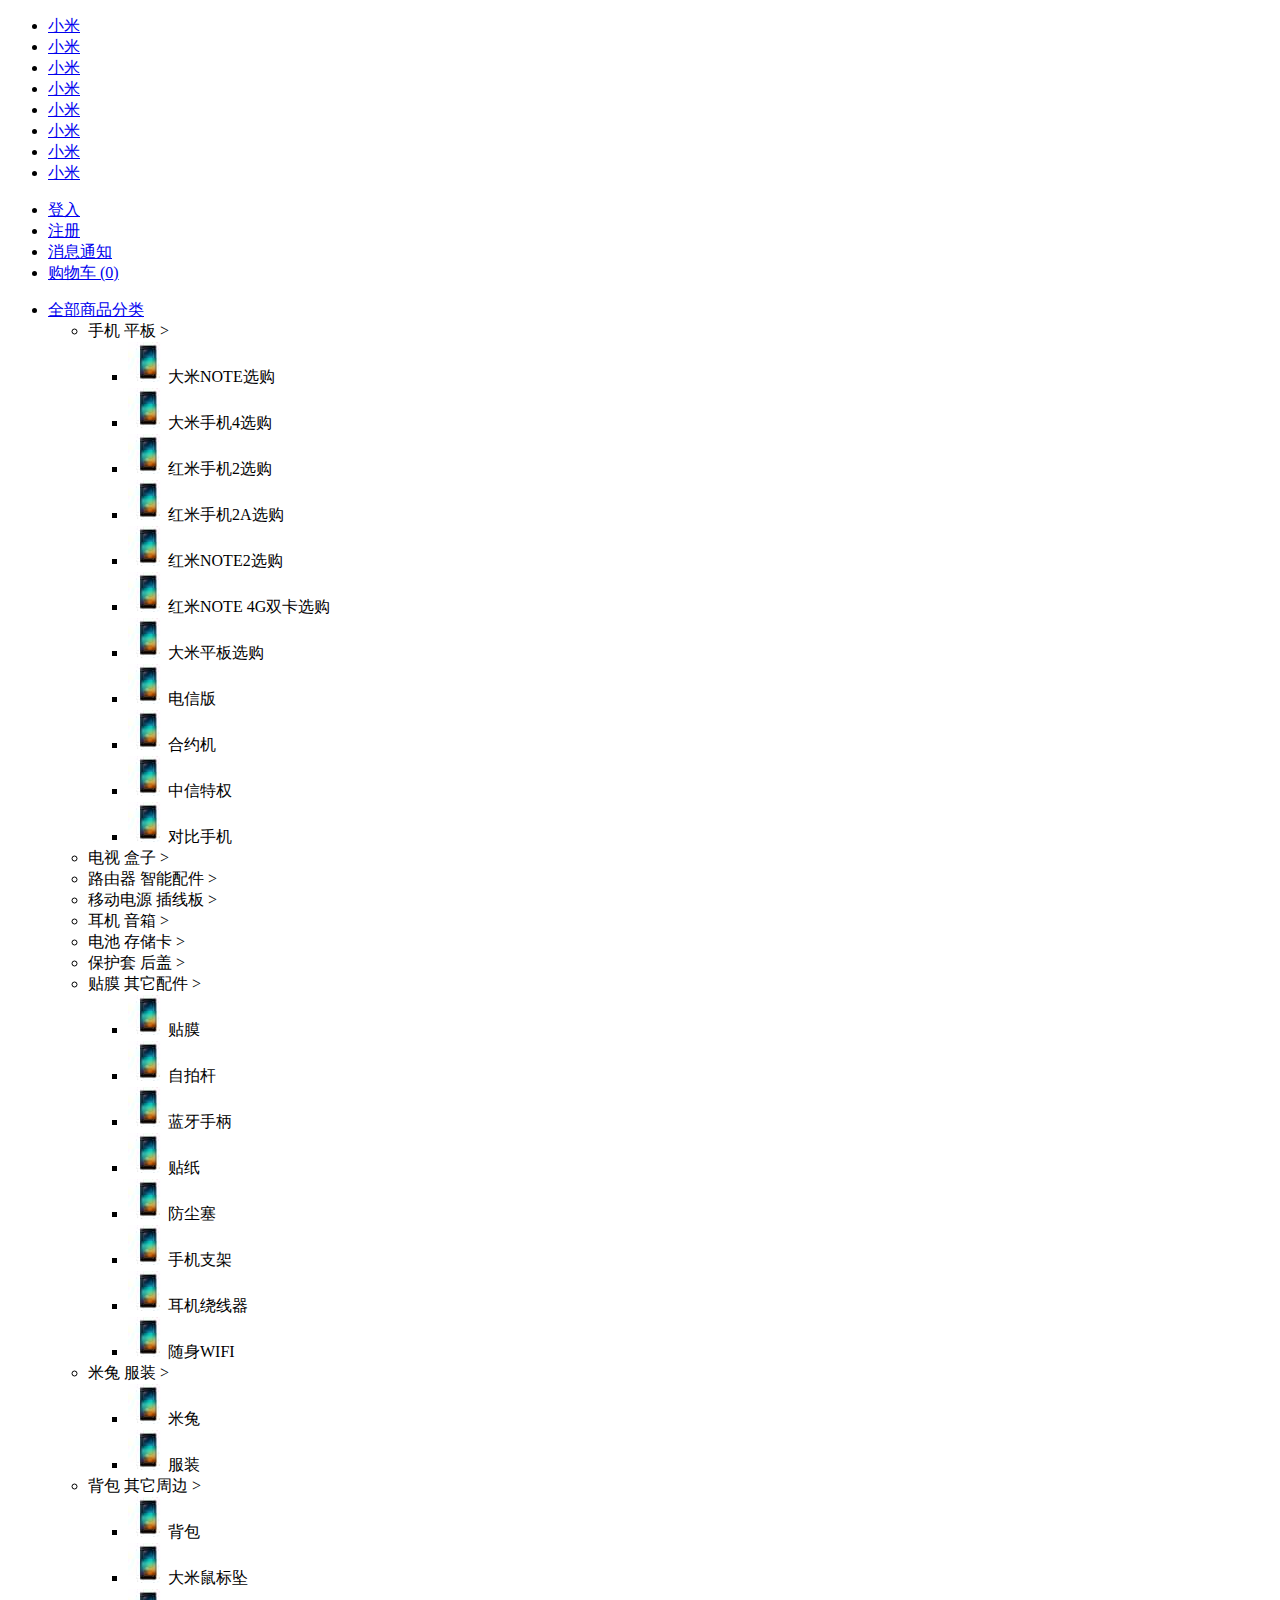
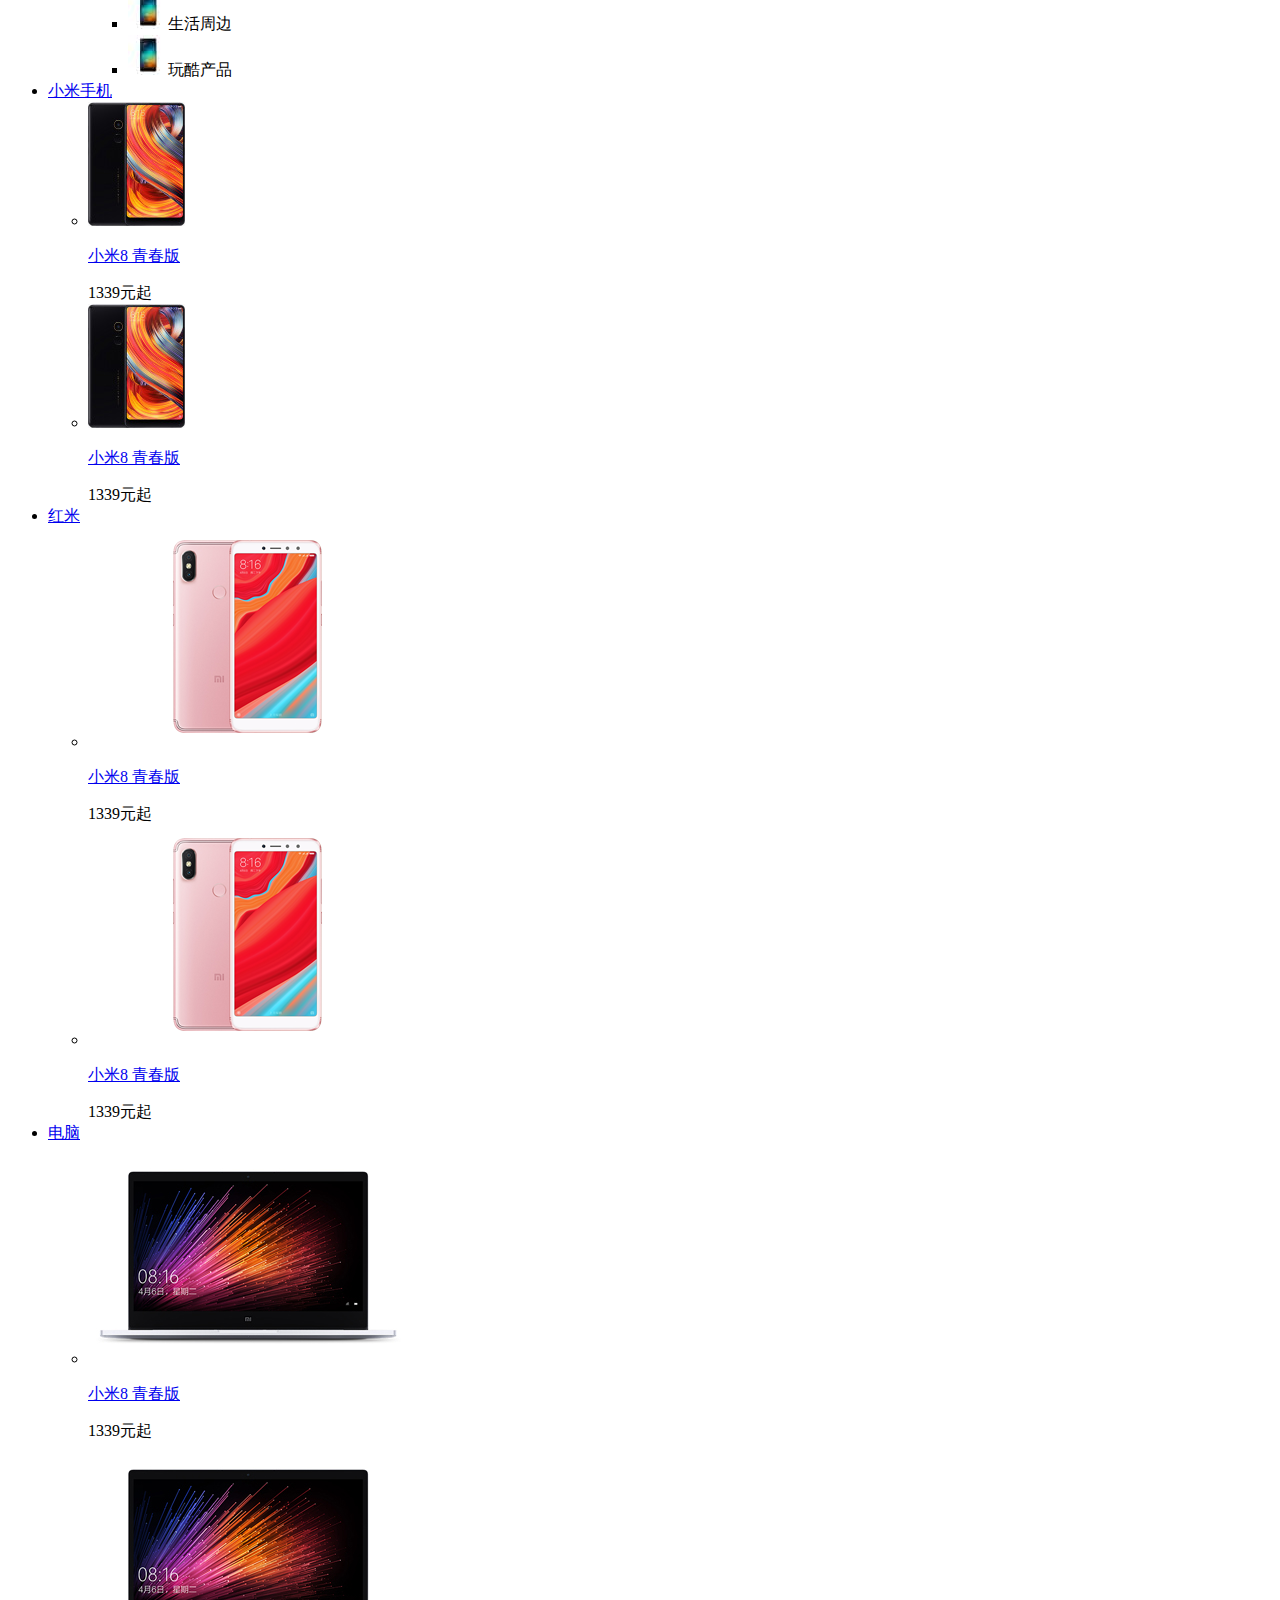
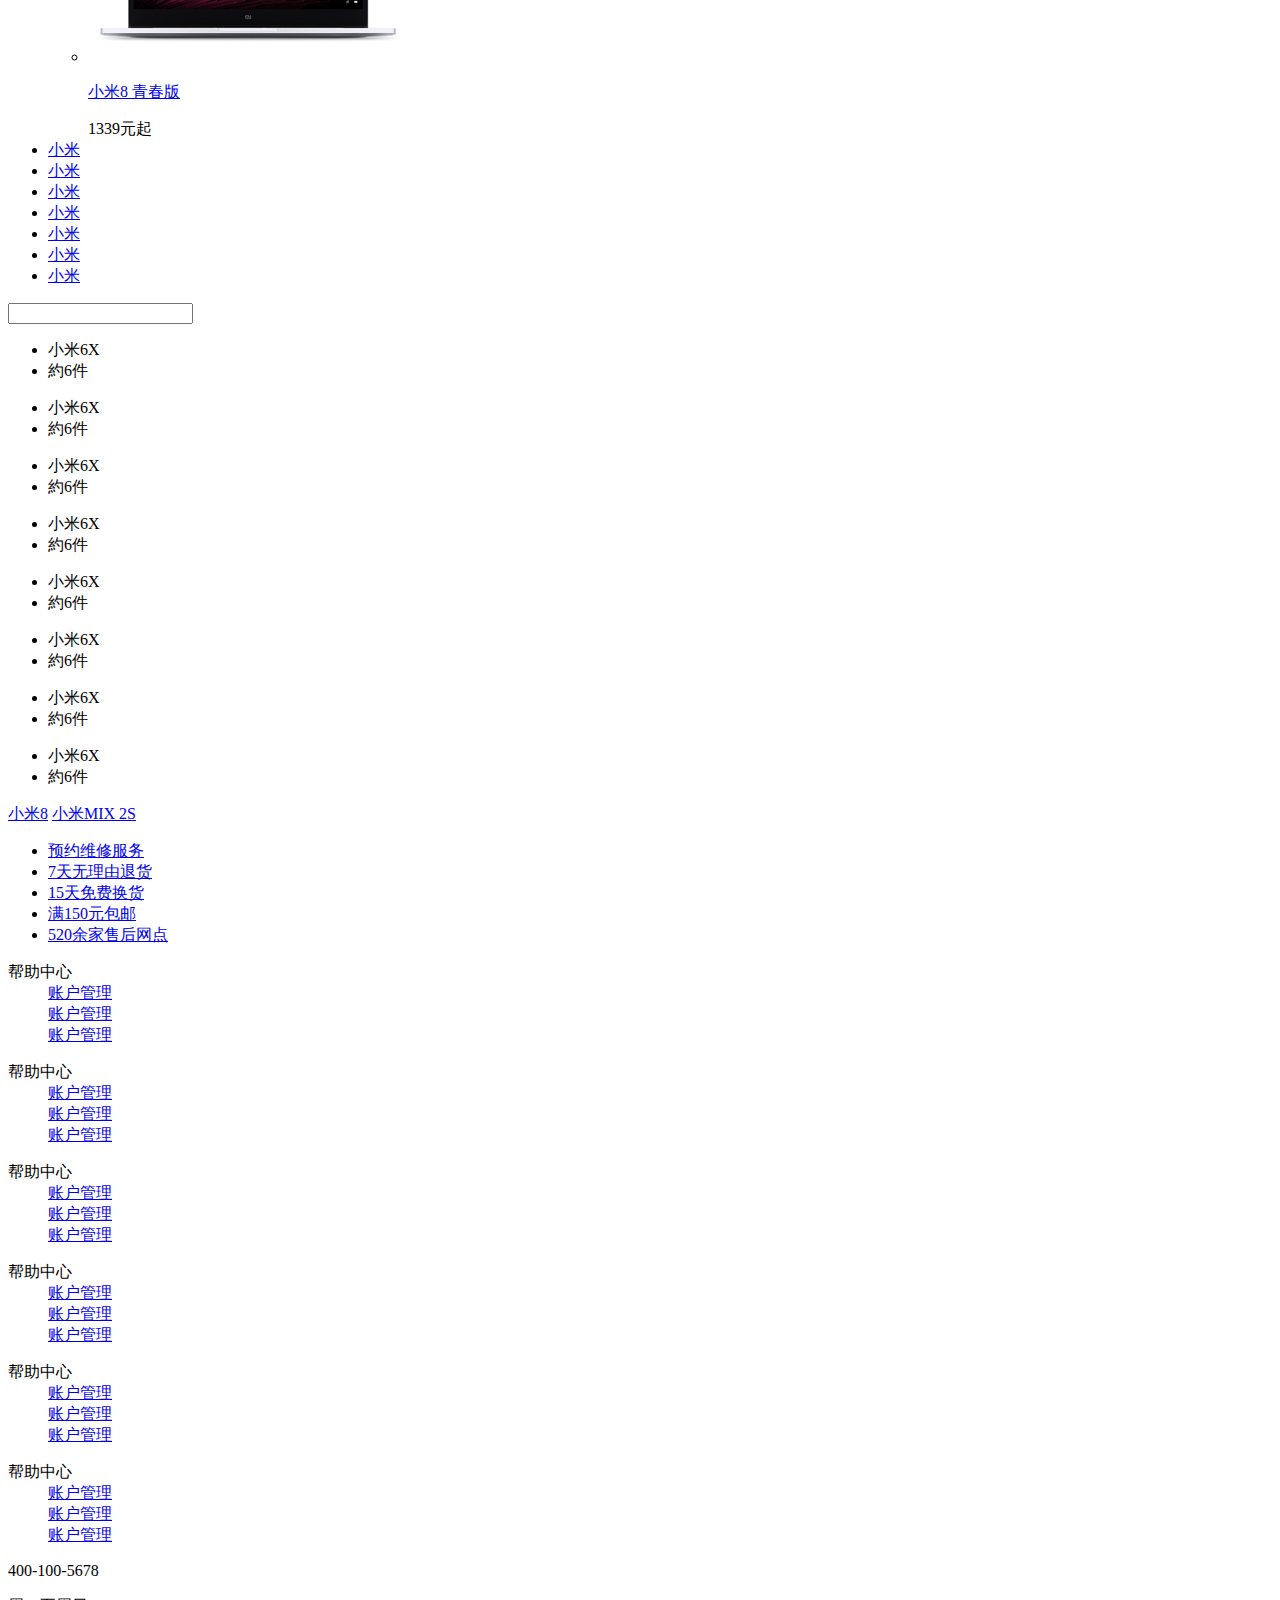
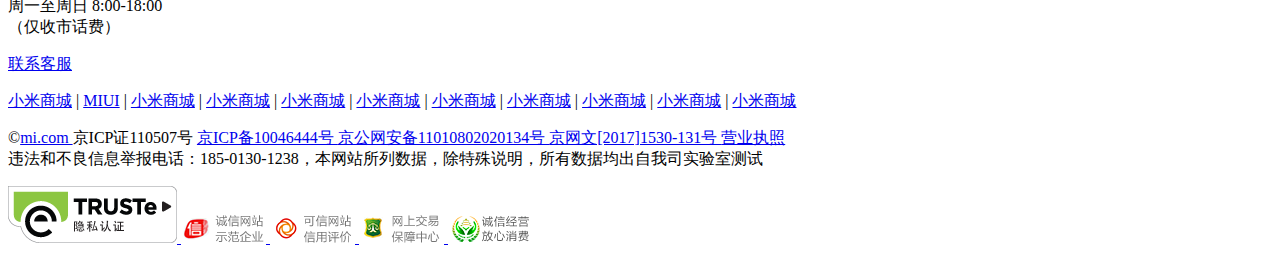
<file: common.html>
<!DOCTYPE html>
<html lang="en">
<head>
    <meta charset="UTF-8">
    <title>公共结构</title>
</head>
<body>
    <!--头部-->
    <!-- top -->
    <div id="top">
        <div class="top">
            <ul class="top-left">
                <li class="top-left-first"><a href="javascript:;">小米</a></li>
                <li><a href="javascript:;">小米</a></li>
                <li><a href="javascript:;">小米</a></li>
                <li><a href="javascript:;">小米</a></li>
                <li><a href="javascript:;">小米</a></li>
                <li><a href="javascript:;">小米</a></li>
                <li><a href="javascript:;">小米</a></li>
                <li class="top-left-last"><a href="javascript:;">小米</a></li>
            </ul>
            <ul class="top-right">
                <li class="login"><a href="javascript:;">登入</a></li>
                <li class="register"><a href="javascript:;">注册</a></li>
                <li class="top-right-last"><a href="javascript:;">消息通知</a></li>
                <li class="shop-car">
                    <a href="javascript:;">
                        <i class="iconfont icon-gouwuchekong"></i>
                        购物车
                        (<span>0</span>)
                    </a>
                </li>
            </ul>
        </div>
    </div>
    <!-- nav -->
    <div id="nav">
        <div class="nav">
            <div class="logo">
            </div>
            <ul class="nav-center">
                <li class="nav-center-first">
                    <a href="javascript:;">全部商品分类</a>
                    <!--menu轮播图上的二级菜单-->
                    <ul id="banner_menu_wrap">
                        <li class="active" img="">
                            <a>手机&nbsp;平板</a>
                            <a class="banner_menu_i">&gt;</a>
                            <div class="banner_menu_content" style="width: 600px; top: -20px;">
                                <ul class="banner_menu_content_ul">
                                    <li>
                                        <a><img src="images/minote.jpg"></a><a>大米NOTE</a><span>选购</span></li>
                                    <li>
                                        <a><img src="images/minote.jpg"></a><a>大米手机4</a><span>选购</span></li>
                                    <li>
                                        <a><img src="images/minote.jpg"></a><a>红米手机2</a><span>选购</span></li>
                                    <li>
                                        <a><img src="images/minote.jpg"></a><a>红米手机2A</a><span>选购</span></li>
                                    <li>
                                        <a><img src="images/minote.jpg"></a><a>红米NOTE2</a><span>选购</span></li>
                                    <li>
                                        <a><img src="images/minote.jpg"></a><a>红米NOTE&nbsp;4G双卡</a><span>选购</span></li>
                                </ul>
                                <ul class="banner_menu_content_ul">
                                    <li>
                                        <a><img src="images/minote.jpg"></a><a>大米平板</a><span>选购</span></li>
                                    <li>
                                        <a><img src="images/minote.jpg"></a><a>电信版</a></li>
                                    <li>
                                        <a><img src="images/minote.jpg"></a><a>合约机</a></li>
                                    <li>
                                        <a><img src="images/minote.jpg"></a><a>中信特权</a></li>
                                    <li>
                                        <a><img src="images/minote.jpg"></a><a>对比手机</a></li>
                                </ul>
                            </div>
                        </li>
                        <li style="background: none;">
                            <a>电视&nbsp;盒子</a>
                            <a class="banner_menu_i">&gt;</a>
                            <div class="banner_menu_content" style="width: 600px; top: -62px; border: 0px solid rgb(240, 240, 240); display: none;">
                                <ul class="banner_menu_content_ul">
                                    <li>
                                        <a><img src="images/minote.jpg"></a><a>大米电视40英寸</a></li>
                                    <li>
                                        <a><img src="images/minote.jpg"></a><a>大米电视48英寸</a></li>
                                    <li>
                                        <a><img src="images/minote.jpg"></a><a>大米电视49英寸</a></li>
                                    <li>
                                        <a><img src="images/minote.jpg"></a><a>大米电视55英寸</a></li>
                                    <li>
                                        <a><img src="images/minote.jpg"></a><a>大米盒子</a></li>
                                    <li>
                                        <a><img src="images/minote.jpg"></a><a>大米盒子MINI</a></li>
                                </ul>
                                <ul class="banner_menu_content_ul">
                                    <li>
                                        <a><img src="images/minote.jpg"></a><a>大米电视配件</a><span>选购</span></li>
                                </ul>
                            </div>
                        </li>
                        <li style="background: none;">
                            <a>路由器&nbsp;智能配件</a>
                            <a class="banner_menu_i">&gt;</a>
                            <div class="banner_menu_content" style="width: 900px; top: -104px; border: 0px solid rgb(240, 240, 240); display: none;">
                                <ul class="banner_menu_content_ul">
                                    <li>
                                        <a><img src="images/minote.jpg"></a><a>大米路由器</a></li>
                                    <li>
                                        <a><img src="images/minote.jpg"></a><a>大米路由器&nbsp;青春版</a></li>
                                    <li>
                                        <a><img src="images/minote.jpg"></a><a>净化器</a></li>
                                    <li>
                                        <a><img src="images/minote.jpg"></a><a>摄像机</a></li>
                                    <li>
                                        <a><img src="images/minote.jpg"></a><a>体重称</a></li>
                                    <li>
                                        <a><img src="images/minote.jpg"></a><a>智能插头</a></li>
                                </ul>
                                <ul class="banner_menu_content_ul">
                                    <li>
                                        <a><img src="images/minote.jpg"></a><a>大米路由器MINI</a></li>
                                    <li>
                                        <a><img src="images/minote.jpg"></a><a>大米WIFI放大器</a></li>
                                    <li>
                                        <a><img src="images/minote.jpg"></a><a>运动相机</a></li>
                                    <li>
                                        <a><img src="images/minote.jpg"></a><a>净水器</a></li>
                                    <li>
                                        <a><img src="images/minote.jpg"></a><a>血压计</a></li>
                                    <li>
                                        <a><img src="images/minote.jpg"></a><a>床头灯</a></li>
                                </ul>
                                <ul class="banner_menu_content_ul">
                                    <li>
                                        <a><img src="images/minote.jpg"></a><a>智能家庭套装</a></li>
                                    <li>
                                        <a><img src="images/minote.jpg"></a><a>大米手环</a></li>
                                    <li>
                                        <a><img src="images/minote.jpg"></a><a>全部智能硬件</a></li>
                                </ul>
                            </div>
                        </li>
                        <li style="background: none;">
                            <a>移动电源&nbsp;插线板</a>
                            <a class="banner_menu_i">&gt;</a>
                            <div class="banner_menu_content" style="width: 300px; top: -146px; border: 0px solid rgb(240, 240, 240); display: none;">
                                <ul class="banner_menu_content_ul">
                                    <li>
                                        <a><img src="images/minote.jpg "></a><a>大米移动电源</a></li>
                                    <li>
                                        <a><img src="images/minote.jpg"></a><a>大米插线板</a></li>
                                    <li>
                                        <a><img src="images/minote.jpg"></a><a>品牌移动电源</a></li>
                                    <li>
                                        <a><img src="images/minote.jpg"></a><a>移动电源附件</a></li>
                                </ul>
                            </div>
                        </li>
                        <li style="background: none;">
                            <a>耳机&nbsp;音箱</a>
                            <a class="banner_menu_i">&gt;</a>
                            <div class="banner_menu_content" style="width: 300px; top: -188px; border: 0px solid rgb(240, 240, 240); display: none;">
                                <ul class="banner_menu_content_ul">
                                    <li>
                                        <a><img src="images/minote.jpg"></a><a>大米头戴式耳机</a></li>
                                    <li>
                                        <a><img src="images/minote.jpg"></a><a>大米活塞耳机</a></li>
                                    <li>
                                        <a><img src="images/minote.jpg"></a><a>大米蓝牙耳机</a></li>
                                    <li>
                                        <a><img src="images/minote.jpg"></a><a>品牌耳机</a></li>
                                    <li>
                                        <a><img src="images/minote.jpg"></a><a>音箱</a></li>
                                </ul>
                            </div>
                        </li>
                        <li style="background: none;">
                            <a>电池&nbsp;存储卡</a>
                            <a class="banner_menu_i">&gt;</a>
                            <div class="banner_menu_content" style="width: 300px; top: -230px; border: 0px solid rgb(240, 240, 240); display: none;">
                                <ul class="banner_menu_content_ul">
                                    <li>
                                        <a><img src="images/minote.jpg"></a><a>电池</a></li>
                                    <li>
                                        <a><img src="images/minote.jpg"></a><a>充电器</a></li>
                                    <li>
                                        <a><img src="images/minote.jpg"></a><a>线材</a></li>
                                    <li>
                                        <a><img src="images/minote.jpg"></a><a>存储卡</a></li>
                                </ul>
                            </div>
                        </li>
                        <li style="background: none;">
                            <a>保护套&nbsp;后盖</a>
                            <a class="banner_menu_i">&gt;</a>
                            <div class="banner_menu_content" style="width: 300px; top: -272px; border: 0px solid rgb(240, 240, 240); display: none;">
                                <ul class="banner_menu_content_ul">
                                    <li>
                                        <a><img src="images/minote.jpg"></a><a>保护套/保护壳</a></li>
                                    <li>
                                        <a><img src="images/minote.jpg"></a><a>后盖</a></li>
                                </ul>
                            </div>
                        </li>
                        <li>
                            <a>贴膜&nbsp;其它配件</a>
                            <a class="banner_menu_i">&gt;</a>
                            <div class="banner_menu_content" style="width: 600px; top: -314px;">
                                <ul class="banner_menu_content_ul">
                                    <li>
                                        <a><img src="images/minote.jpg"></a><a>贴膜</a></li>
                                    <li>
                                        <a><img src="images/minote.jpg"></a><a>自拍杆</a></li>
                                    <li>
                                        <a><img src="images/minote.jpg"></a><a>蓝牙手柄</a></li>
                                    <li>
                                        <a><img src="images/minote.jpg"></a><a>贴纸</a></li>
                                    <li>
                                        <a><img src="images/minote.jpg"></a><a>防尘塞</a></li>
                                    <li>
                                        <a><img src="images/minote.jpg"></a><a>手机支架</a></li>
                                </ul>
                                <ul class="banner_menu_content_ul">
                                    <li>
                                        <a><img src="images/minote.jpg"></a><a>耳机绕线器</a></li>
                                    <li>
                                        <a><img src="images/minote.jpg"></a><a>随身WIFI</a></li>
                                </ul>
                            </div>
                        </li>
                        <li>
                            <a>米兔&nbsp;服装</a>
                            <a class="banner_menu_i">&gt;</a>
                            <div class="banner_menu_content" style="width: 300px; top: -356px;">
                                <ul class="banner_menu_content_ul">
                                    <li>
                                        <a><img src="images/minote.jpg"></a><a>米兔</a></li>
                                    <li>
                                        <a><img src="images/minote.jpg"></a><a>服装</a></li>
                                </ul>
                            </div>
                        </li>
                        <li>
                            <a>背包&nbsp;其它周边</a>
                            <a class="banner_menu_i">&gt;</a>
                            <div class="banner_menu_content" style="width: 300px; top: -398px;">
                                <ul class="banner_menu_content_ul">
                                    <li>
                                        <a><img src="images/minote.jpg"></a><a>背包</a></li>
                                    <li>
                                        <a><img src="images/minote.jpg"></a><a>大米鼠标坠</a></li>
                                    <li>
                                        <a><img src="images/minote.jpg"></a><a>生活周边</a></li>
                                    <li>
                                        <a><img src="images/minote.jpg"></a><a>玩酷产品</a></li>
                                </ul>
                            </div>
                        </li>
                    </ul>
                </li>
                <li class="xiaomi-phone nav-item">
                    <a href="javascript:;">小米手机</a>
                    <div class="nav-hidden nav-first">
                        <ul class="nav-hidden-list">
                            <li>
                                <a href="javascript:;">
                                    <img src="images/star_03.jpg" alt="">
                                </a>
                                <p class="nav-hidden-p">
                                    <a href="javascript:;">小米8 青春版</a>
                                </p>
                                <span class="nav-hidden-price">1339元起</span>
                            </li>
                            <i class="nav-border"></i>
                            <li>
                                <a href="javascript:;">
                                    <img src="images/star_03.jpg" alt="">
                                </a>
                                <p class="nav-hidden-p">
                                    <a href="javascript:;">小米8 青春版</a>
                                </p>
                                <span class="nav-hidden-price">1339元起</span>
                            </li>
                        </ul>
                    </div>
                </li>
                <li class="redmi nav-item">
                    <a href="javascript:;">红米</a>
                    <div class="nav-hidden nav-second">
                        <ul class="nav-hidden-list">
                            <li>
                                <a href="javascript:;">
                                    <img src="images/hm.png" alt="">
                                </a>
                                <p class="nav-hidden-p">
                                    <a href="javascript:;">小米8 青春版</a>
                                </p>
                                <span class="nav-hidden-price">1339元起</span>
                            </li>
                            <i class="nav-border"></i>
                            <li>
                                <a href="javascript:;">
                                    <img src="images/hm.png" alt="">
                                </a>
                                <p class="nav-hidden-p">
                                    <a href="javascript:;">小米8 青春版</a>
                                </p>
                                <span class="nav-hidden-price">1339元起</span>
                            </li>
                        </ul>
                    </div>
                </li>
                <li class="computer nav-item">
                    <a href="javascript:;">电脑</a>
                    <div class="nav-hidden nav-third">
                        <ul class="nav-hidden-list">
                            <li>
                                <a href="javascript:;">
                                    <img src="images/bijiben32012.5.jpg" alt="">
                                </a>
                                <p class="nav-hidden-p">
                                    <a href="javascript:;">小米8 青春版</a>
                                </p>
                                <span class="nav-hidden-price">1339元起</span>
                            </li>
                            <i class="nav-border"></i>
                            <li>
                                <a href="javascript:;">
                                    <img src="images/bijiben32012.5.jpg" alt="">
                                </a>
                                <p class="nav-hidden-p">
                                    <a href="javascript:;">小米8 青春版</a>
                                </p>
                                <span class="nav-hidden-price">1339元起</span>
                            </li>
                        </ul>
                    </div>
                </li>
                <li><a href="javascript:;">小米</a></li>
                <li><a href="javascript:;">小米</a></li>
                <li><a href="javascript:;">小米</a></li>
                <li><a href="javascript:;">小米</a></li>
                <li><a href="javascript:;">小米</a></li>
                <li><a href="javascript:;">小米</a></li>
                <li><a href="javascript:;">小米</a></li>
            </ul>
            <!--搜索框-->
            <form method="" action="" class="btn">
                <div class="search-input">
                    <input name="" type="text" value="" class="btn-text">
                    <div class="search-list">
                        <ul>
                            <li>小米6X</li>
                            <li>約6件</li>
                        </ul>
                        <ul>
                            <li>小米6X</li>
                            <li>約6件</li>
                        </ul>
                        <ul>
                            <li>小米6X</li>
                            <li>約6件</li>
                        </ul>
                        <ul>
                            <li>小米6X</li>
                            <li>約6件</li>
                        </ul>
                        <ul>
                            <li>小米6X</li>
                            <li>約6件</li>
                        </ul>
                        <ul>
                            <li>小米6X</li>
                            <li>約6件</li>
                        </ul>
                        <ul>
                            <li>小米6X</li>
                            <li>約6件</li>
                        </ul>
                        <ul>
                            <li>小米6X</li>
                            <li>約6件</li>
                        </ul>
                    </div>
                </div>
                <div class="search-btn">
                    <a href="javascript:;" class="btn-sub"></a>
                    <i class="iconfont icon-fangdajing"></i>
                </div>
                <div class="hot-word">
                    <a href="javascript:;">小米8</a>
                    <a href="javascript:;">小米MIX 2S</a>
                </div>
            </form>
        </div>
    </div>
    <!--尾部-->
    <!--底部服务-->
    <div class="site-footer">
        <div class="container">
            <div class="footer-service">
                <ul class="list-service">
                    <li>
                        <a href="javascript:;">
                            <i class="iconfont icon-weixiu"></i>
                            预约维修服务
                        </a>
                    </li>
                    <li>
                        <a href="javascript:;">
                            <i class="iconfont icon-iconfont7tian"></i>
                            7天无理由退货
                        </a>
                    </li>
                    <li>
                        <a href="javascript:;">
                            <i class="iconfont icon-iconfont15tianwuliyoutuihuo1"></i>
                            15天免费换货
                        </a>
                    </li>
                    <li>
                        <a href="javascript:;">
                            <i class="iconfont icon-liwu"></i>
                            满150元包邮
                        </a>
                    </li>
                    <li>
                        <a href="javascript:;">
                            <i class="iconfont icon-dingwei"></i>
                            520余家售后网点
                        </a>
                    </li>
                </ul>
            </div>
            <div class="footer-link">
                <dl class="col-links">
                    <dt>帮助中心</dt>
                    <dd>
                        <a href="javascript:;">账户管理</a>
                    </dd>
                    <dd>
                        <a href="javascript:;">账户管理</a>
                    </dd>
                    <dd>
                        <a href="javascript:;">账户管理</a>
                    </dd>
                </dl>
                <dl class="col-links">
                    <dt>帮助中心</dt>
                    <dd>
                        <a href="javascript:;">账户管理</a>
                    </dd>
                    <dd>
                        <a href="javascript:;">账户管理</a>
                    </dd>
                    <dd>
                        <a href="javascript:;">账户管理</a>
                    </dd>
                </dl>
                <dl class="col-links">
                    <dt>帮助中心</dt>
                    <dd>
                        <a href="javascript:;">账户管理</a>
                    </dd>
                    <dd>
                        <a href="javascript:;">账户管理</a>
                    </dd>
                    <dd>
                        <a href="javascript:;">账户管理</a>
                    </dd>
                </dl>
                <dl class="col-links">
                    <dt>帮助中心</dt>
                    <dd>
                        <a href="javascript:;">账户管理</a>
                    </dd>
                    <dd>
                        <a href="javascript:;">账户管理</a>
                    </dd>
                    <dd>
                        <a href="javascript:;">账户管理</a>
                    </dd>
                </dl>
                <dl class="col-links">
                    <dt>帮助中心</dt>
                    <dd>
                        <a href="javascript:;">账户管理</a>
                    </dd>
                    <dd>
                        <a href="javascript:;">账户管理</a>
                    </dd>
                    <dd>
                        <a href="javascript:;">账户管理</a>
                    </dd>
                </dl>
                <dl class="col-links">
                    <dt>帮助中心</dt>
                    <dd>
                        <a href="javascript:;">账户管理</a>
                    </dd>
                    <dd>
                        <a href="javascript:;">账户管理</a>
                    </dd>
                    <dd>
                        <a href="javascript:;">账户管理</a>
                    </dd>
                </dl>
                <dl class="col-contact">
                    <p class="phone">400-100-5678</p>
                    <p class="time">周一至周日 8:00-18:00<br/>（仅收市话费）</p>
                    <a href="javascript:;">
                        <i></i>
                        联系客服
                    </a>
                </dl>
            </div>
        </div>
    </div>
    <!--底部-->
    <div class="site-info">
        <div class="contain">
            <div class="bottom-logo"></div>
            <div class="info-text">
                <p class="sites">
                    <a href="index.html">小米商城</a>
                    <span>|</span>
                    <a href="index.html">MIUI</a>
                    <span>|</span>
                    <a href="index.html">小米商城</a>
                    <span>|</span>
                    <a href="index.html">小米商城</a>
                    <span>|</span>
                    <a href="index.html">小米商城</a>
                    <span>|</span>
                    <a href="index.html">小米商城</a>
                    <span>|</span>
                    <a href="index.html">小米商城</a>
                    <span>|</span>
                    <a href="index.html">小米商城</a>
                    <span>|</span>
                    <a href="index.html">小米商城</a>
                    <span>|</span>
                    <a href="index.html">小米商城</a>
                    <span>|</span>
                    <a href="index.html">小米商城</a>
                </p>
                <p class="sites-ban">
                    &copy;<a href="index.html">mi.com </a>
                    京ICP证110507号
                    <a href="javascript:;">京ICP备10046444号 </a>
                    <a href="javascript:;">京公网安备11010802020134号 </a>
                    <a href="javascript:;">京网文[2017]1530-131号 </a>
                    <a href="javascript:;">营业执照</a>
                    <br/>
                    违法和不良信息举报电话：185-0130-1238，本网站所列数据，除特殊说明，所有数据均出自我司实验室测试
                </p>
            </div>
            <div class="info-link">
                <a href="javascript:;">
                    <img src="images/truste.png" alt="">
                </a>
                <a href="javascript:;">
                    <img src="images/v-logo-2.png" alt="">
                </a>
                <a href="javascript:;">
                    <img src="images/v-logo-1.png" alt="">
                </a>
                <a href="javascript:;">
                    <img src="images/v-logo-3.png" alt="">
                </a>
                <a href="javascript:;">
                    <img src="images/ba10428a4f9495ac310fd0b5e0cf8370.png" alt="">
                </a>
            </div>
        </div>
        <div class="slogan">

        </div>
    </div>
</body>
</html>
</file>
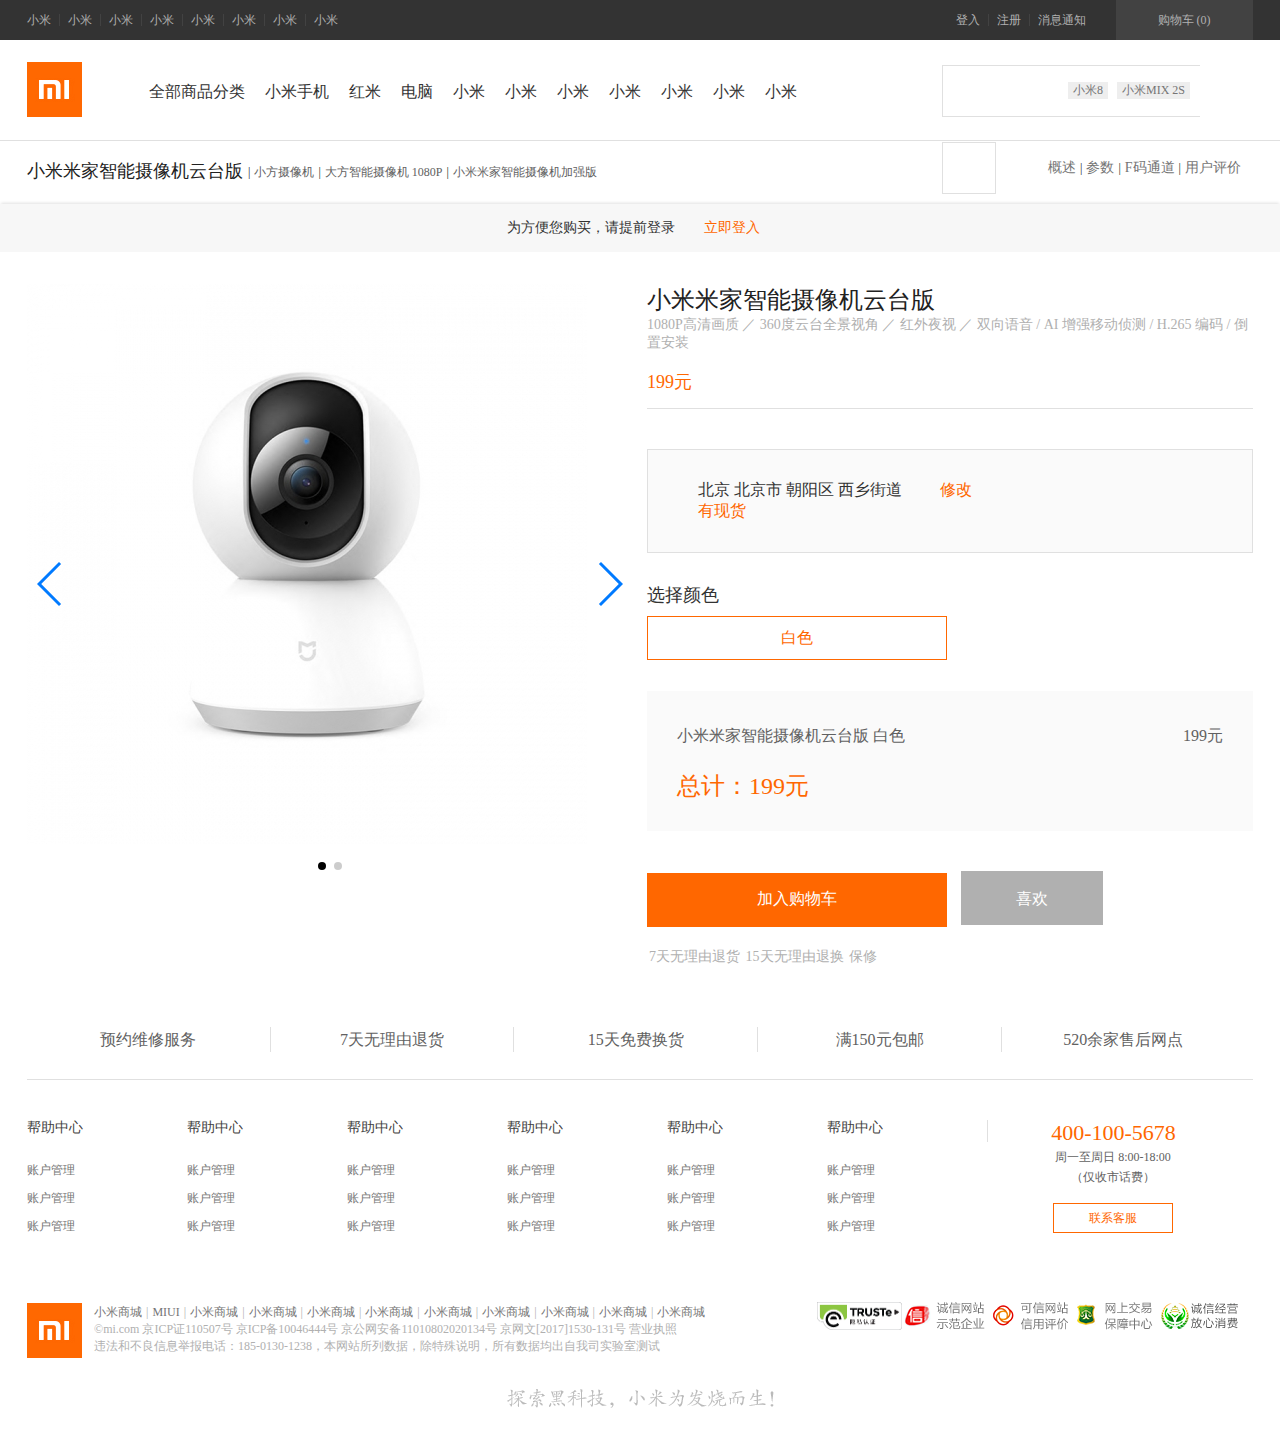
<file: detail.html>
<!DOCTYPE html>
<html lang="en">
<head>
    <meta charset="UTF-8">
    <title>小米MIX2立即购买</title>
    <link rel="stylesheet" type="text/css" href="css/common.css">
    <link rel="stylesheet" href="//at.alicdn.com/t/font_860568_l2arx10kwa.css">
    <link rel="stylesheet" href="css/detailCommon.css">
    <link rel="stylesheet" href="css/detail.css">
    <link rel="stylesheet" href="css/swiper.min.css">
</head>
<body>
    <!--头部-->
    <div class="header"></div>
    <!--nav-->
    <div class="nav"></div>

    <!--proHeader-->
    <div id="proHeader">
        <div class="proHeader">
            <h2 class="proName">
                小米米家智能摄像机云台版
            </h2>
            <div class="con">
                <div class="left">
                    <span class="separator">|</span>
                    <a href="javascript:;">小方摄像机</a>
                    <span class="separator">|</span>
                    <a href="javascript:;">大方智能摄像机 1080P</a>
                    <span class="separator">|</span>
                    <a href="javascript:;">小米米家智能摄像机加强版</a>
                </div>
                <div class="right">
                    <a href="javascript:;">概述</a>
                    <span class="separator">|</span>
                    <a href="javascript:;">参数</a>
                    <span class="separator">|</span>
                    <a href="javascript:;">F码通道</a>
                    <span class="separator">|</span>
                    <a href="javascript:;">用户评价</a>
                </div>
            </div>
        </div>
    </div>
    <!--购买部分-->
    <div id="buy-box">
        <!--未登入提醒-->
        <div id="login-notic">
            <div class="login-notic">
                为方便您购买，请提前登录
                <a href="login.html">立即登入</a>
                <a href="javascript:;" class="guanbi">
                    <i class="iconfont icon-guanbi"></i>
                </a>
            </div>
        </div>
        <div class="buy-box">
            <!--购买部分-->
            <div class="buy-main">
            <!--轮播图-->
                <div class="swiper-container pro-view">
                    <div class="swiper-wrapper">
                        <div class="swiper-slide buy-swiper-slide">
                            <div class="buy-img">
                                <a href="javascript:;">
                                    <img src="images/sp1.jpg" alt="">
                                </a>
                            </div>
                        </div>
                        <div class="swiper-slide con-swiper-slide">
                            <div class="buy-img">
                                <a href="javascript:;">
                                    <img src="images/sp2.jpg" alt="">
                                </a>
                            </div>
                        </div>
                    </div>
                    <!-- Add Pagination -->
                    <div class="swiper-pagination swiper-pagination-black buy-cricle"></div>
                    <!-- Add Arrows -->
                    <div class="swiper-button-next swiper-button-pink buy-btn-r"></div>
                    <div class="swiper-button-prev swiper-button-pink buy-btn-l"></div>
                </div>
                <div class="pro-info">
                    <h2 class="pro-title">小米米家智能摄像机云台版</h2>
                    <p class="sale-desc">1080P高清画质 ／ 360度云台全景视角 ／ 红外夜视 ／ 双向语音 / AI 增强移动侦测 / H.265 编码 / 倒置安装</p>
                    <span class="pro-price">199元</span>
                    <div class="address-wrap">
                        <div class="user-address">
                            <i class="iconfont icon-dingwei"></i>
                            <div class="address-info">
                                <span class="item">北京</span>
                                <span class="item">北京市</span>
                                <span class="item">朝阳区</span>
                                <span class="item">西乡街道</span>
                            </div>
                            <span class="change-address">修改</span>
                            <div class="product-status">
                                <span class="sale">有现货</span>
                                <!--<span class="init">正在加载</span>-->
                            </div>
                        </div>
                        <div class="color-choose">
                            <h2 class="color-list">选择颜色</h2>
                            <ul class="set-list">
                                <li class="btn name-color">
                                    <a href="javascript:;">白色</a>
                                </li>
                            </ul>
                        </div>
                        <div class="pro-list">
                            <ul>
                                <li class="totolName">
                                    小米米家智能摄像机云台版 白色
                                    <span>199元</span>
                                </li>
                                <li class="totlePrice">总计：199元</li>
                            </ul>
                        </div>
                        <ul class="btn-wrap">
                            <li class="btn-wrap-buy"><a href="javascript:;">加入购物车</a></li>
                            <li class="btn_like">
                                <a href="javascript:;">
                                    <i></i>
                                    喜欢
                                </a>
                            </li>
                        </ul>
                        <div class="pro-policy">
                            <a href="javascript:;">
                                <span class="support">
                                    <i class="iconfont icon-dagou"></i>
                                    <em>7天无理由退货</em>
                                </span>
                                <span class="support">
                                    <i class="iconfont icon-dagou"></i>
                                    <em>15天无理由退换</em>
                                </span>
                                <span class="support">
                                    <i class="iconfont icon-dagou"></i>
                                    <em>保修</em>
                                </span>
                            </a>
                        </div>
                    </div>
                </div>
            </div>
        </div>
    </div>
    <!--底部服务-->
    <div class="footer_service"></div>

    <!--底部-->
    <div class="footer"></div>

    <script src="js/common/jquery.min.js"></script>
    <script src="js/swiper.min.js"></script>
    <script src="js/swiper.js"></script>
    <script src="js/detail.js"></script>
    <script>
        $('.header').load('common.html #top',function () {
            $(".login").on('click',function () {
                location.href='login.html';
            });
            $(".register").on('click',function () {
                location.href='register.html';
            });
            $(".shop-car").on('click',function(){
                location.href='shopcar.html';
            });
            $('.shop-car').find('span').text(getCount());
            function getCount(){
            //从本地中取出来使
            var shopList = localStorage.shopList || '[]',
                count = 0;
            shopList = JSON.parse(shopList);
            for (var j = 0;j<shopList.length;j++){
                // console.log(shopList[j].count)
                count+=shopList[j].count;
            }
            return count;
            }
        });
        $('.nav').load('common.html #nav',function () {
            $("#banner_menu_wrap").children().hover(function() {
                $(this).css("background", "#ff6700");
                $(this).children(".banner_menu_content").css("border", "1px solid #F0F0F0").show();
            }, function() {
                $(this).css("background", "none");
                $(this).children(".banner_menu_content").css("border", "0px solid #F0F0F0").hide();
            });
            $(function() {
                var i = 0;
                var big_banner_pic = $("#big_banner_pic");
                var allimg = $("#big_banner_pic li").length;
                function img_change() {
                    var img_i = i * -1226 + "px";
                    big_banner_pic.animate({
                        opacity: ".2"
                    }, 100, function() {
                        big_banner_pic.css("left", img_i);
                        big_banner_pic.animate({
                            opacity: "1"
                        }, 100);
                    })
                }
                function automatic() {
                    i += 1;
                    if (i >= allimg) {
                        i = 0;
                    }
                    img_change();
                }
                change_self_time = setInterval(automatic, 3000);
                $("#big_banner_change_wrap").hover(function() {
                    clearInterval(change_self_time);
                    $("#big_banner_change_wrap").children().show();
                }, function() {
                    change_self_time = setInterval(automatic, 3000);
                    $("#big_banner_change_wrap").children().hide();
                })
                $("#big_banner_change_prev").click(function() {
                    i += 1;
                    if (i >= allimg) {
                        i = 0;
                    }
                    img_change();
                })
                $("#big_banner_change_next").click(function() {
                    i -= 1;
                    if (i <= 0) {
                        i = allimg - 1;
                    }
                    img_change();
                })
            });
            $(".logo").on('click',function () {
                location.href='index.html';
            });

            $(".btn-text").on('focus',function(){
                $(".search-list").css({"display":"block","border-color":"#ff6700","border-top":"1px #ff6700 solid"});
                $(".btn-text").css("border-color","#ff6700");
                $(".btn-sub").css("border-color","#ff6700");

            });
            $(".btn-text").on('blur',function(){
                $(".search-list").css("display","none");
                $(".btn-text").css("border-color","#e0e0e0");
                $(".btn-sub").css("border-color","#e0e0e0");
            });
        });

        $('.footer_service').load('common.html .site-footer');
        $('.footer').load('common.html .site-info');
        
    </script>
</body>
</html>
</file>
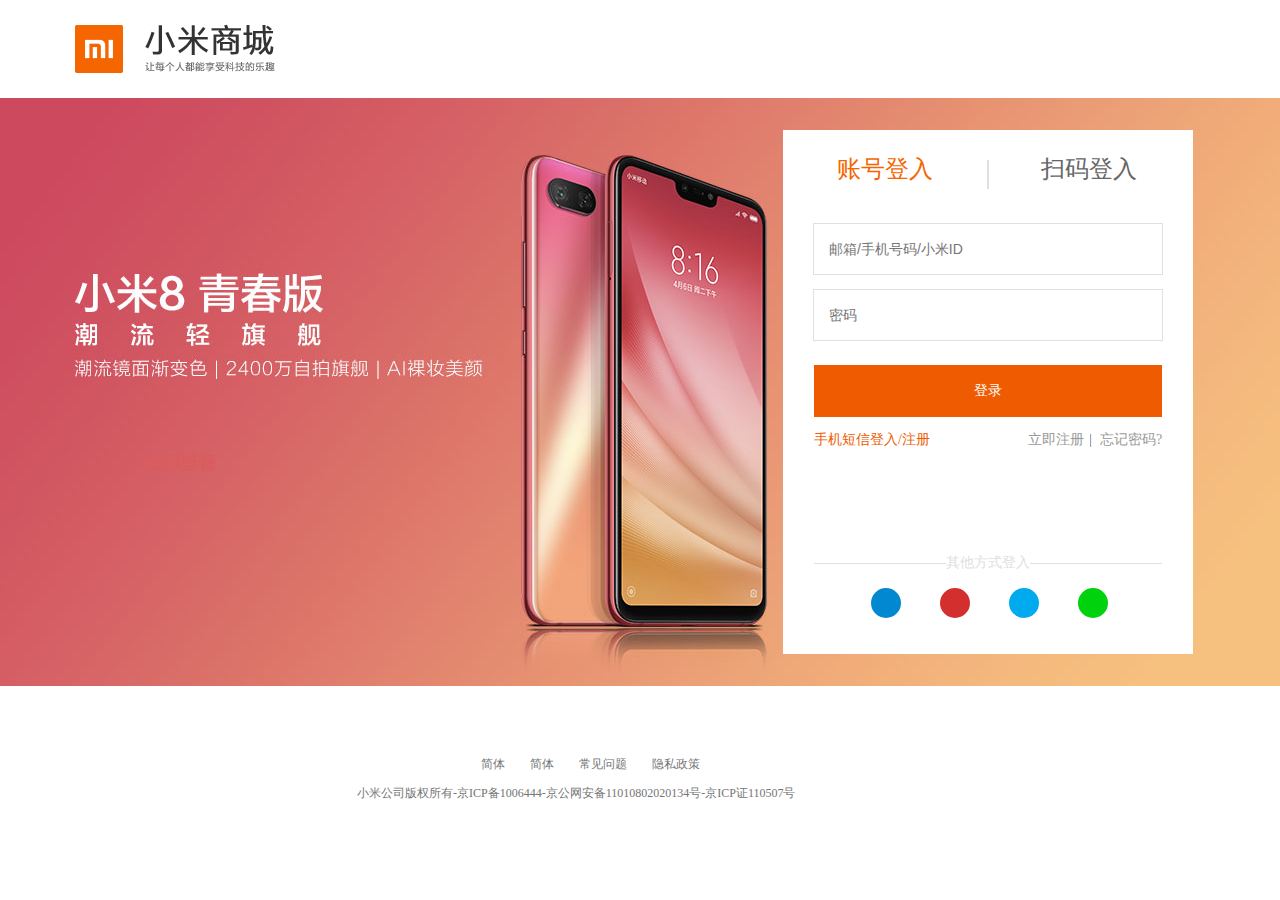
<file: login.html>
<!DOCTYPE html>
<html lang="en">
<head>
    <meta charset="UTF-8">
    <title>登入</title>
    <link rel="stylesheet" href="css/common.css">
    <link rel="stylesheet" href="css/login.css">
    <link rel="stylesheet" href="//at.alicdn.com/t/font_860568_sien0ong6ys.css">
</head>
<body>
    <!--top-->
    <div id="top">
        <div class="top">
            <a href="index.html">
                <img src="images/mistore_logo.png" alt="">
            </a>
        </div>
    </div>
    <!--banner-->
    <div class="banner">
        <img src="images/login.jpg" alt="">
        <div class="login">
            <a href="javascript:;" class="login-click">账号登入</a>
            <a href="javascript:;" class="login-none">扫码登入</a>
            <!--账号登录-->
            <div class="login-user">
                <input type="text" class="username" placeholder="邮箱/手机号码/小米ID">
                <input type="text" class="password" placeholder="密码">
                <!--错误提示-->
                <div class="tip-error">
                    <i class="iconfont icon-cuowu"></i>
                    <span class="err-user">用户名或密码错误</span>
                    <span class="err-blank">请输入账号</span>
                </div>
                <a href="javascript:;" class="btn">登录</a>
                <a href="javascript:;" class="phone">手机短信登入/注册</a>
                <a href="javascript:;" class="register">立即注册</a>
                <a href="javascript:;" class="forget">忘记密码?</a>
                <div class="login-other">
                    <fieldset class="other-log">
                        <legend align="center">其他方式登入</legend>
                    </fieldset>
                    <div class="other-link">
                        <a target="_blank" class="qq" href="https://graph.qq.com/oauth2.0/show?which=Login&display=pc&response_type=code&client_id=100284651&redirect_uri=https://account.xiaomi.com/pass/sns/login/load&state=[base64]">
                            <i class="iconfont icon-web-icon-"></i>
                        </a>
                        <a  target="_blank" class="weibo" href="https://api.weibo.com/oauth2/authorize?response_type=code&client_id=2996826273&redirect_uri=https://account.xiaomi.com/pass/sns/login/load&state=[base64]">
                            <i class="iconfont icon-weibo"></i>
                        </a>
                        <a class="zfb" href="https://auth.alipay.com/login/express.htm?goto=https%3A%2F%2Fmemberexprod.alipay.com%3A443%2Fauthorize%2FuserAuthQuickLoginAction.htm%3Fe_i_i_d%3Dddaf83dd07eff66f801a9852b7961fbc" target="_blank">
                            <i class="iconfont icon-iconfonticons"></i>
                        </a>
                        <a class="wx" href="https://open.weixin.qq.com/connect/qrconnect?appid=wxa21de3acc0d5e79b&redirect_uri=https%3A%2F%2Faccount.xiaomi.com%2Fpass%2Fsns%2Flogin%2Fload&response_type=code&scope=snsapi_login&state=WEIXINjavascript:;wechat_redirect" target="_blank">
                            <i class="iconfont icon-weixin"></i>
                        </a>
                    </div>
                </div>
            </div>
            <!--扫码登录-->
            <div class="login-ewm">

            </div>
            <!--手机验证登入-->
            <div class="login-phone">
                <p></p>
                <div class="tel">
                    <div class="country_list">
                        +86
                    </div>
                    <input type="text" placeholder="手机号码" class="phone_num">
                </div>
                <p></p>
                <div class="messenger">
                    <input type="text" placeholder="短信验证码" class="mes_num">
                    <div class="get_num">
                        <a href="javascript:;">获取验证码</a>
                    </div>
                </div>
                <a href="javascript:;" class="btn">立即登录/注册</a>
                <p></p>
                <a href="javascript:;" class="tel-phone">用户密码登入</a>
                <div class="login-other">
                    <fieldset class="other-log">
                        <legend align="center">其他方式登入</legend>
                    </fieldset>
                    <div class="other-link">
                        <a target="_blank" class="qq" href="https://graph.qq.com/oauth2.0/show?which=Login&display=pc&response_type=code&client_id=100284651&redirect_uri=https://account.xiaomi.com/pass/sns/login/load&state=[base64]">
                            <i class="iconfont icon-web-icon-"></i>
                        </a>
                        <a  target="_blank" class="weibo" href="https://api.weibo.com/oauth2/authorize?response_type=code&client_id=2996826273&redirect_uri=https://account.xiaomi.com/pass/sns/login/load&state=[base64]">
                            <i class="iconfont icon-weibo"></i>
                        </a>
                        <a class="zfb" href="https://auth.alipay.com/login/express.htm?goto=https%3A%2F%2Fmemberexprod.alipay.com%3A443%2Fauthorize%2FuserAuthQuickLoginAction.htm%3Fe_i_i_d%3Dddaf83dd07eff66f801a9852b7961fbc" target="_blank">
                            <i class="iconfont icon-iconfonticons"></i>
                        </a>
                        <a class="wx" href="https://open.weixin.qq.com/connect/qrconnect?appid=wxa21de3acc0d5e79b&redirect_uri=https%3A%2F%2Faccount.xiaomi.com%2Fpass%2Fsns%2Flogin%2Fload&response_type=code&scope=snsapi_login&state=WEIXINjavascript:;wechat_redirect" target="_blank">
                            <i class="iconfont icon-weixin"></i>
                        </a>
                    </div>
                </div>
            </div>
        </div>
    </div>
    <div id="bottom">
        <div class="bottom">
            <ul class="list">
                <li>
                    <a href="javascript:;">简体</a>
                </li>
                <li>
                    <a href="javascript:;">简体</a>
                </li>
                <li>
                    <a href="javascript:;">常见问题</a>
                </li>
                <li>
                    <a href="javascript:;">隐私政策</a>
                </li>
            </ul>
            <p class="bq">小米公司版权所有-京ICP备1006444-京公网安备11010802020134号-京ICP证110507号</p>
        </div>
    </div>
    <script src="js/common/ajax.js"></script>
    <script src="js/common/jquery.min.js"></script>
    <script src="js/loarding.js"></script>
    <script>
        login.init();
    </script>
</body>
</html>
</file>
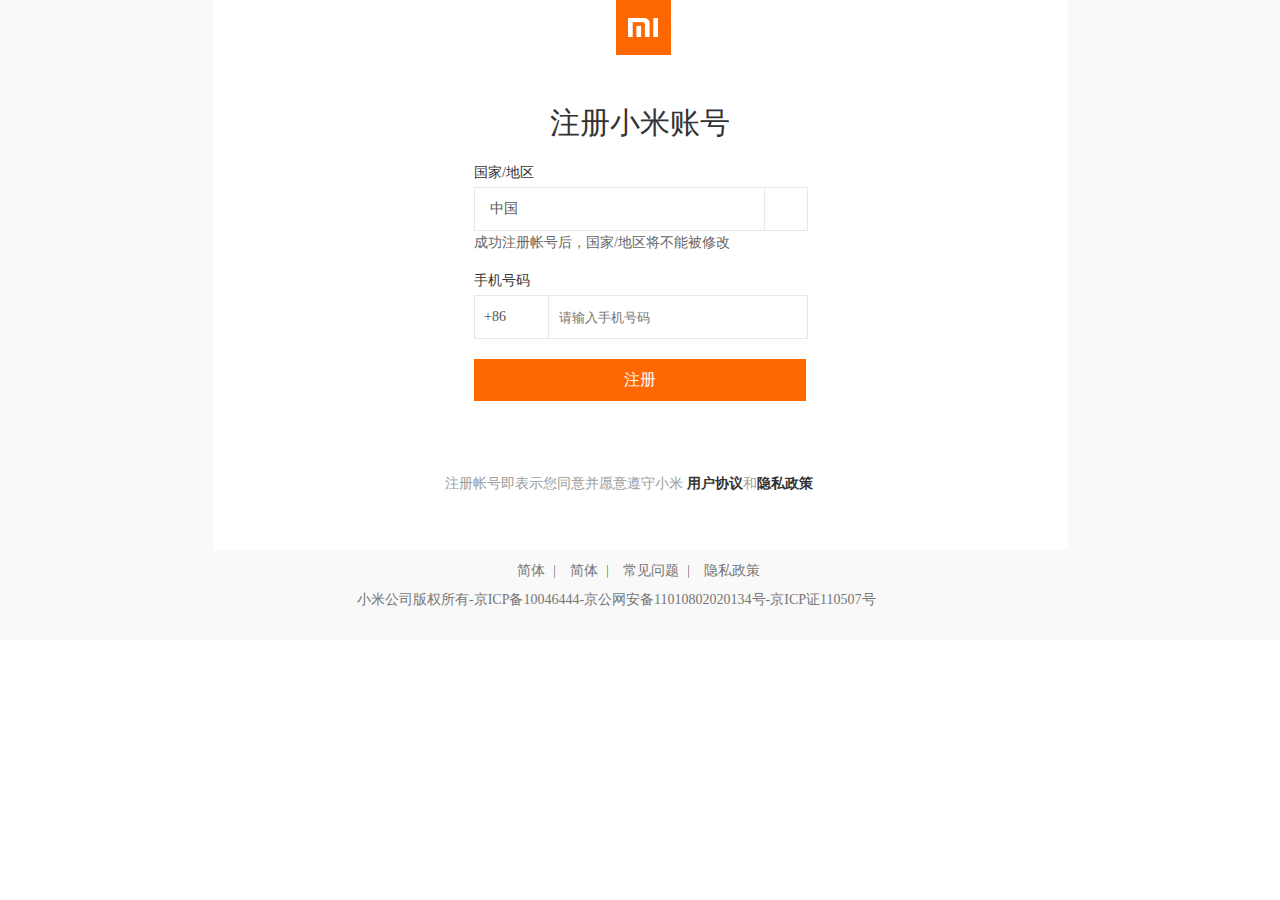
<file: register.html>
<!DOCTYPE html>
<html lang="en">
<head>
    <meta charset="UTF-8">
    <title>注册</title>
    <link rel="stylesheet" href="css/common.css">
    <link rel="stylesheet" href="css/register.css">
    <link rel="stylesheet" href="//at.alicdn.com/t/font_860568_8vrm3kwsteo.css">
</head>
<body>
<!--主要内容-->
    <div class="wrapper">
        <div class="main">
            <!--头部logo-->
            <div class="main-logo">
                <a href="index.html">
                    <img src="images/mi_03.jpg" alt="">
                </a>
            </div>
            <!--注册小米账号-->
            <div class="title">
                <h4>注册小米账号</h4>
            </div>
            <!--register-->
            <div class="box">
                <!--主体-->
                <div class="register-main">
                    <div class="main-inp">
                        <h4>国家/地区</h4>
                        <div class="country">
                            <p class="country-list">中国</p>
                            <i class="iconfont icon-unie621"></i>
                            <ul class="country-hidden">
                                <li>中国</li>
                                <li>中国台湾</li>
                                <li>中国香港</li>
                            </ul>
                        </div>
                        <div class="register-text">
                            成功注册帐号后，国家/地区将不能被修改
                        </div>
                        <h4>手机号码</h4>
                        <div class="phone-box">
                            <div class="phone">
                                <p class="phone-list">+86</p>
                                <i class="iconfont icon-xiangxia"></i>
                                <ul class="phone-hidden">
                                    <li>
                                        <span class="recode-country">中国</span>
                                        <span class="recode-code">+86</span>
                                    </li>
                                    <li>
                                        <span class="recode-country">中国台湾</span>
                                        <span class="recode-code">+886</span>
                                    </li>
                                    <li>
                                        <span class="recode-country">中国香港</span>
                                        <span class="recode-code">+852</span>
                                    </li>
                                </ul>
                            </div>
                            <input type="text" class="inp" placeholder="请输入手机号码">
                        </div>
                        <!--错误提示-->
                        <div class="error">
                            <i class="iconfont icon-error"></i>
                            <div class="err-blank">
                                <p>请输入手机号码</p>
                            </div>
                            <div class="err-false">
                                <p>请输入正确手机号码</p>
                            </div>
                        </div>
                        <div class="register-btn">
                            <a href="javascript:;" class="btn">注册</a>
                        </div>
                    </div>
                </div>
                <!--同意协议-->
                <div class="register-http">
                    <i class="iconfont icon-trues-active"></i>
                    <p>注册帐号即表示您同意并愿意遵守小米 <span>用户协议</span>和<span>隐私政策</span></p>
                </div>
            </div>
        </div>
    </div>
<!--bottom-->
    <div id="bottom">
        <div class="bottom">
            <ul class="list">
                <li>
                    <a href="#">简体</a>
                </li>
                <li>
                    <a href="#">简体</a>
                </li>
                <li>
                    <a href="#">常见问题</a>
                </li>
                <li>
                    <a href="#">隐私政策</a>
                </li>
            </ul>
            <p class="bq">小米公司版权所有-京ICP备10046444-京公网安备11010802020134号-京ICP证110507号</p>
        </div>
    </div>
    <script type="text/javascript" src="js/common/ajax.js"></script>
    <script src="js/common/jquery.min.js"></script>
    <script src="js/register.js"></script>
    <script type="text/javascript">
        register.init('');
    </script>
</body>
</html>
</file>
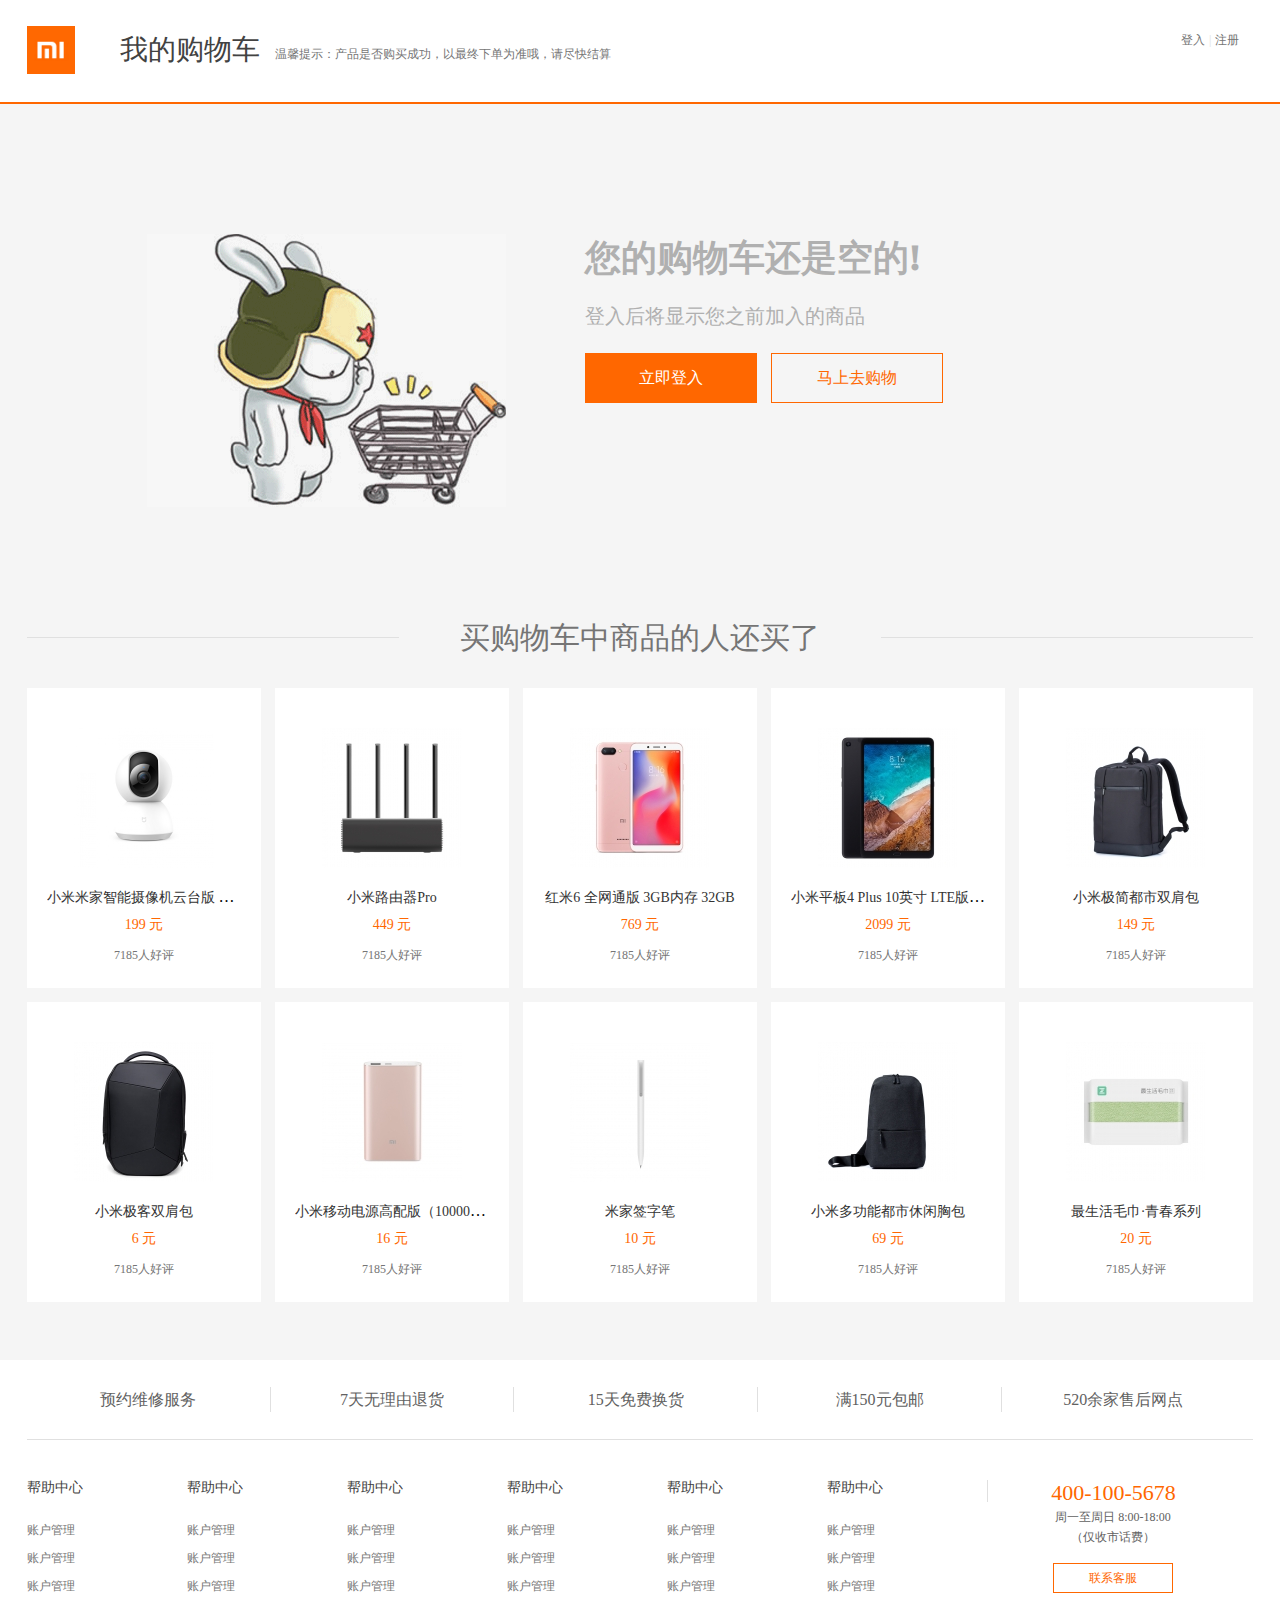
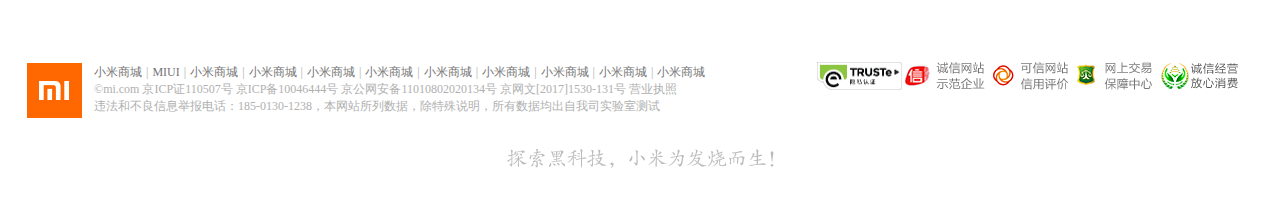
<file: shopcar.html>
<!DOCTYPE html>
<html lang="en">

<head>
    <meta charset="UTF-8">
    <title>购物车</title>
    <link rel="stylesheet" href="css/common.css">
    <link rel="stylesheet" href="css/detailCommon.css">
    <link rel="stylesheet" href="css/shopcar.css">
    <link rel="stylesheet" href="//at.alicdn.com/t/font_860568_xozu3sp74y.css">
</head>

<body>
    <!--头部-->
    <div id="shop_header">
        <div class="shop_header">
            <div class="header_logo">
                <a href="index.html">
                    <img src="images/mi_03.jpg" alt="">
                </a>
            </div>
            <div class="header_title">
                <h2>我的购物车</h2>
                <p>温馨提示：产品是否购买成功，以最终下单为准哦，请尽快结算</p>
            </div>
            <div class="topbar-info">
                <a href="login.html">登入</a>
                <span class="sep">|</span>
                <a href="register.html">注册</a>
            </div>
        </div>
    </div>

    <!--商品部分-->
    <div id="carMain">
        <div class="carMain">
            <div class="carBox">
                <!--空购物车时-->
                <div class="car_empty">
                    <h2>您的购物车还是空的!</h2>
                    <p class="login_desc">登入后将显示您之前加入的商品</p>
                    <a href="login.html" class="login_btn">立即登入</a>
                    <a href="index.html" class="shopping_btn">马上去购物</a>
                </div>
                <!--头部信息-->
                <div class="carMain_hd">
                    <ul class="order_lists cartTop">
                        <li class="list_chk">
                            <span class="border_icon borser_origin btn_border btn_all">
                                <i class="iconfont icon-dagou1"></i>
                            </span>
                            全选
                        </li>
                        <li class="list_img"></li>
                        <li class="list_con">商品名称</li>
                        <li class="list_price">单价</li>
                        <li class="list_amount">数量</li>
                        <li class="list_sum">小计</li>
                        <li class="list_op">操作</li>
                    </ul>
                </div>
                <!--商品区域-->
                <div class="cartBox">
                    <!-- <div class="order_content"> -->
                    <!--<ul class="order_lists">
                            <li class="list_chk">
                                <i class="iconfont icon-dagou1"></i>
                                <input type="checkbox" id="checkbox_4" class="son_check">
                                        <label for="checkbox_4" class=""></label> -->
                    <!--</li>
                            <li class="list_img">
                                <div class="list_img">
                                    <a href="javascript:;">
                                        <img src="./images/4.png" alt=""> -->
                    <!-- 插入图片
                                    </a>
                                </div>
                            </li>
                            <li class="list_con text_name">
                                <div class="list_text">
                                    <a href="javascript:;">插入数据</a> -->
                    <!-- </div>
                            </li>
                            <li class="list_price">
                                <p class="price">插入单价</p>元
                            </li> -->
                    <!--数量-->
                    <!-- <li class="list_amount">
                                <div class="amount_box">
                                    <a href="javascript:;" class="reduce reSty">-</a>
                                    <input type="text" value="1" class="sum">
                                    <a href="javascript:;" class="plus">+</a>
                                </div>
                            </li> -->
                    <!--小计-->
                    <!-- <li class="list_sum">
                                <p class="sum_price">￥1980</p>
                            </li> -->
                    <!--操作-->
                    <!-- <li class="list_op">
                                <p class="del">
                                    <a href="javascript:;" class="delBtn">移除商品</a>
                                </p>
                            </li>
                        </ul> -->
                    <!-- </div> -->
                </div>
                <!--总计金额-->
                <!-- <div id="bar-wrapper"> -->
                <div class="bar-wrapper">
                    <!-- <div class="section_left">
                        <a href="javascript:;" class="backShop">继续购物</a>
                        <span class="cart_total">共
                            <i class="carttotalNum"></i>件商品，已选择
                            <i class="selTotalNum"></i>件</span>
                    </div>
                    <a href="javascript:;" class="btn_primary">去结算</a>
                    <span class="total_price">合计：
                        <em class="cartTotalPrice"></em>元
                    </span> -->
                </div>
                <!-- </div> -->
                <!--猜你喜欢-->
                <div class="guss_like">
                    <h2 class="guss_title">
                        <span>买购物车中商品的人还买了</span>
                    </h2>
                    <div class="guss_shop">
                        <ul class="guss_row">
                            <!-- <li class="guss_list">
                                <dl>
                                    <dt class="guss_img">
                                        <a href="javascript:;">
                                            <img src="images/guss.jpg" alt="小米路由器Pro">
                                        </a>
                                    </dt>
                                    <dd class="guss_name">
                                        <a href="javascript:;">小米路由器Pro</a>
                                    </dd>
                                    <dd class="guss_price">
                                        449
                                        <span>元</span>
                                    </dd>
                                    <dd class="guss_tips">
                                        7185人好评
                                        <a href="javascript:;" class="btn_add">加入购物车</a>
                                    </dd>
                                </dl>
                            </li> -->
                        </ul>
                    </div>
                </div>
            </div>
        </div>
    </div>
    <!--操作-->
    <div class="model_bg">
        <section class="my_model">
            <p class="title">确定删除吗?
                <span class="closeModel">X</span>
            </p>
            <div class="opBtn">
                <a href="javascript:;" class="dialog-close">取消</a>
                <a href="javascript:;" class="dialog-sure">确定</a>
                
            </div>
        </section>
    </div>
    
    <!--底部-->
    <div class="footer_service"></div>
    <div class="footer"></div>
</body>
<script src="js/common/jquery.min.js"></script>
<script src="js/ajax.2.0.0.js"></script>
<script src="js/shopcar.js"></script>
<script>
    $('.footer_service').load('common.html .site-footer');
    $('.footer').load('common.html .site-info');
    getShopList();
    getLikeData();
    clearCar();
</script>

</html>
</file>
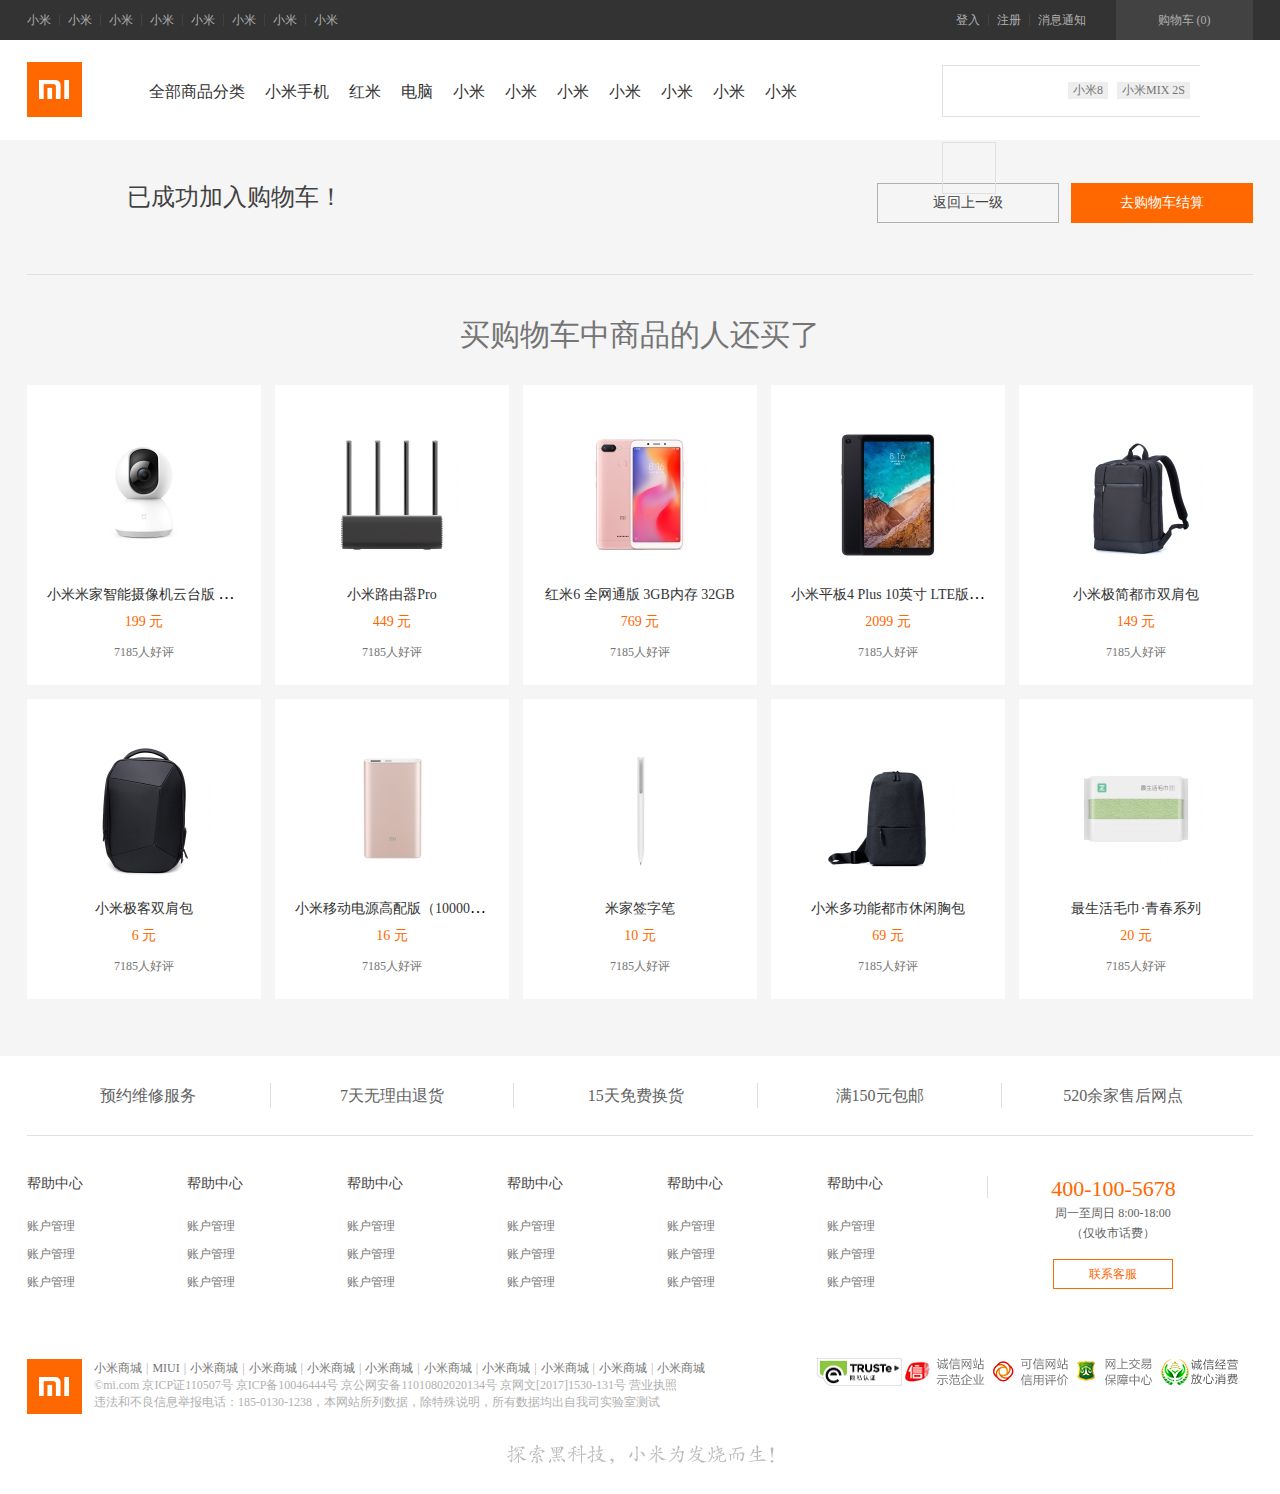
<file: success.html>
<!DOCTYPE html>
<html lang="en">
<head>
    <meta charset="UTF-8">
    <title>成功加入购物车</title>
    <link rel="stylesheet" type="text/css" href="css/common.css">
    <link rel="stylesheet" href="css/detailCommon.css">
    <link rel="stylesheet" href="css/success.css">
</head>
<body>
    <!--头部-->
    <div class="header"></div>
    <!--nav-->
    <div class="nav"></div>
    <!--成功提示-->
    <div class="page_main">
        <div class="container">
            <div class="success_box">
                <div class="goods_content">
                    <div class="goods_info">
                        <h3>已成功加入购物车！</h3>
                    </div>
                </div>
                <div class="active_btn">
                    <a href="detail.html" class="back_btn">返回上一级</a>
                    <a href="shopcar.html" class="shop_btn">去购物车结算</a>
                </div>
            </div>
            <!--猜你喜欢-->
            <div class="guss_like">
                <h2 class="guss_title">
                    <span>买购物车中商品的人还买了</span>
                </h2>
                <div class="guss_shop">
                    <ul class="guss_row">
                        <!-- <li class="guss_list">
                            <dl>
                                <dt class="guss_img">
                                    <a href="javascript:;">
                                        <img src="images/guss.jpg" alt="小米路由器Pro">
                                    </a>
                                </dt>
                                <dd class="guss_name">
                                    <a href="javascript:;">小米路由器Pro</a>
                                </dd>
                                <dd class="guss_price">
                                    449
                                    <span>元</span>
                                </dd>
                                <dd class="guss_tips">
                                    7185人好评
                                    <a href="javascript:;" class="btn_add">加入购物车</a>
                                </dd>
                            </dl>
                        </li> -->
                    </ul>
                </div>
            </div>
        </div>
    </div>
    <!--底部服务-->
    <div class="footer_service"></div>

    <!--底部-->
    <div class="footer"></div>

    <script src="js/common/jquery.min.js"></script>
    <script src="js/ajax.2.0.0.js"></script>
    <script src="js/success.js"></script>
    <script>
        $('.header').load('common.html #top',function () {
            $(".login").on('click',function () {
                location.href='login.html';
            });
            $(".register").on('click',function () {
                location.href='register.html';
            });
            $(".shop-car").on('click',function(){
                location.href='shopcar.html';
            });
            $('.shop-car').find('span').text(getCount());
            function getCount(){
            //从本地中取出来使
            var shopList = localStorage.shopList || '[]',
                count = 0;
            shopList = JSON.parse(shopList);
            for (var j = 0;j<shopList.length;j++){
                // console.log(shopList[j].count)
                count+=shopList[j].count;
            }
            return count;
            }
        });
        $('.nav').load('common.html #nav',function () {
            $("#banner_menu_wrap").children().hover(function() {
                $(this).css("background", "#ff6700");
                $(this).children(".banner_menu_content").css("border", "1px solid #F0F0F0").show();
            }, function() {
                $(this).css("background", "none");
                $(this).children(".banner_menu_content").css("border", "0px solid #F0F0F0").hide();
            });
            $(function() {
                var i = 0;
                var big_banner_pic = $("#big_banner_pic");
                var allimg = $("#big_banner_pic li").length;
                function img_change() {
                    var img_i = i * -1226 + "px";
                    big_banner_pic.animate({
                        opacity: ".2"
                    }, 100, function() {
                        big_banner_pic.css("left", img_i);
                        big_banner_pic.animate({
                            opacity: "1"
                        }, 100);
                    })
                }
                function automatic() {
                    i += 1;
                    if (i >= allimg) {
                        i = 0;
                    }
                    img_change();
                }
                change_self_time = setInterval(automatic, 3000);
                $("#big_banner_change_wrap").hover(function() {
                    clearInterval(change_self_time);
                    $("#big_banner_change_wrap").children().show();
                }, function() {
                    change_self_time = setInterval(automatic, 3000);
                    $("#big_banner_change_wrap").children().hide();
                })
                $("#big_banner_change_prev").click(function() {
                    i += 1;
                    if (i >= allimg) {
                        i = 0;
                    }
                    img_change();
                })
                $("#big_banner_change_next").click(function() {
                    i -= 1;
                    if (i <= 0) {
                        i = allimg - 1;
                    }
                    img_change();
                })
            });
            $(".logo").on('click',function () {
                location.href='index.html';
            });

            $(".btn-text").on('focus',function(){
                $(".search-list").css({"display":"block","border-color":"#ff6700","border-top":"1px #ff6700 solid"});
                $(".btn-text").css("border-color","#ff6700");
                $(".btn-sub").css("border-color","#ff6700");

            });
            $(".btn-text").on('blur',function(){
                $(".search-list").css("display","none");
                $(".btn-text").css("border-color","#e0e0e0");
                $(".btn-sub").css("border-color","#e0e0e0");
            });
        });

        $('.footer_service').load('common.html .site-footer');
        $('.footer').load('common.html .site-info');
        getLikeData();
    </script>
</body>
</html>
</file>
<file: css/common.css>
@charset "utf-8";
html, body, ul, li, ol, dl, dd, dt, p, h1, h2, h3, h4, h5, h6, form, fieldset, legend, figure,figcaption,img { margin:0; padding:0; }
fieldset, img { border:0; }
img{display: block;border:0;}
address, caption, cite, code, dfn, th, var { font-style:normal; font-weight:normal; }
ul,ol,li{ list-style:none; }
a{text-decoration:none; }
b,strong{font-weight: normal;}
i,em{font-style: normal;}
input{outline: none;}
h1,h2,h3,h4,h5,h6{font-size: 16px;font-weight: normal;}
</file>
<file: css/index.css>
/*顶部广告*/
.top-show{
    width: 1349px;
    height: 120px;
    background: url("../images/top.jpg")no-repeat center;
}
/*top*/
/*顶部*/
/*top*/
#top{width: 100%;height: 40px;background: #333;}
.top{width: 1226px;height: 40px;margin: 0 auto;}
/*left*/
.top-left{width: 427px;height: 40px;float: left;}
.top-left li{float: left; font-size: 12px;line-height: 40px;padding:0 9px 0 8px;
    background: url("../images/top_03.jpg") no-repeat right;
}
.top-left li a{display: block;height: 40px;color: #b0b0b0;}
.top-left li a:hover{
    color: white;
}
.top-left .top-left-first{padding-left: 0;}
.top-left .top-left-last{background: none;}
/*right*/
.top-right{float: right;width: 305px;height: 40px;position: relative}
.top-right li{float: left;padding:0 9px 0 8px;font-size: 12px;line-height: 40px;
    background: url("../images/top_03.jpg") no-repeat right;}
.shop-car{
    position: absolute;
    right: 0;
}
.top-right li a{display: block;height: 40px;color: #b0b0b0;}
.top-right li a:hover{
    color: white;
}
.top-right .top-right-last{background: 0;}
.top-right .shop-car{
    background: #424242;
    width: 120px;
    text-align: center;
}
.top-right .shop-car:hover{
    background: white;
}
.top-right .shop-car a:hover{
    color: #ff6700;
}

/*nav*/
#nav{
    width: 100%;
    height: 100px;
    position: relative;
}
.nav{
    width: 1226px;
    height: 100px;
    margin: 0 auto;
    background: #fff;
}

.logo{
    width: 207px;
    padding-top: 22px;
    float: left;
}
.nav-center{
    width: 650px;
    float: left;
    margin-left: 10px;
    padding-top: 22px;
}
.nav-center li{
    float: left;
    height: 80px;
    line-height: 60px;
    padding-right: 20px;
}
.nav-center-first{
    margin-left: 25px;
}
.nav-center li a{
    font-size: 16px;
    color: #333;
}
.nav-center li a:hover{
    color: #ff6700;
}
.nav-hidden{
    position: absolute;
    top: 100px;
    left: 0;
    width: 1349px;
    /*height: 234px;*/
    height: 0;
    background: #fff;
    z-index: 2;
    box-shadow: 0 2px 10px #ccc;
    overflow: hidden;
}
.nav-center .xiaomi-phone:hover .nav-first{
    height: 234px;
}
.nav-center .redmi:hover .nav-second{
    height: 234px;
}
.nav-center .computer:hover .nav-third{
    height: 234px;
}
.nav-hidden-list{
    width: 1226px;
    height: 234px;
    margin: 0 auto;
    /*display: none;*/
}
.nav-hidden-list li{
    width: 204px;
    height: 234px;
    float: left;
}
.nav-hidden-list li img{
    display: block;
    margin: 20px auto 10px;
    width: 200px;
    height: 142px;
}
.nav-first li img{
    width: 97px;
    height: 143px;
}
.nav-hidden-list .nav-hidden-p{
    text-align: center;
    line-height: 20px;
}
.nav-hidden-list .nav-hidden-p a{
    font-size: 14px;
    color: #333;
}
.nav-hidden-list .nav-hidden-price{
    color: #ff6700;
    text-align: center;
    font-size: 12px;
    display: block;
    line-height: 20px;
}
.nav-hidden-list .nav-border{
    display: block;
    float: left;
    margin-top: 35px;
    width: 1px;
    height: 102px;
    background: #e0e0e0;
    /*border-left: 1px solid #e0e0e0;*/
}
.btn{
    width: 323px;
    height: 52px;
    float: left;
    display: block;
    margin-left: 34px;
    position: relative;
}
.btn-text{
    width: 245px;
    height: 48px;
    margin: 25px 0 0 13px;
    background: #fff;
    float: left;
    border: 1px solid #e0e0e0;
    border-right: none;
    padding-left: 10px;
}
.search-input{
    position: relative;
}
.search-list{
    position: absolute;
    top: 76px;
    left: 13px;
    width: 255px;
    border: 1px #eee solid;
    border-top: none;
    display: none;
    z-index: 3;
    background: white;
}
.search-list ul{
    height: 28px;
}
.search-list ul:hover{
    cursor: pointer;
    background: #f4f3f3;
}
.search-list  li{
    float: left;
    font-size: 12px;
    color: #666;
    padding: 5px;
}
.search-list ul li:last-child{
    padding-left: 155px;
    color: #ccc;
}
.search-btn{
    position: relative;
}
.btn-sub{
    width: 52px;
    height: 50px;
    border: 1px solid #e0e0e0;
    float: left;
    margin-top: 25px;
}

.icon-fangdajing{
    position: absolute;
    top: 43px;
    left: 288px;
}
.btn:hover .btn-text{
    border-color: #b6abab;
}
.btn:hover .btn-sub{
    border-color: #b6abab;
}
.search-btn:hover .btn-sub{
    background: #ff6700;
    border-color: #ff6700;
    transition: 0.5s;
}
.search-btn:hover .icon-fangdajing{
    color: #fff;
    transition: 0.5s;
}
.hot-word{
    position: absolute;
    top: 40px;
    right: 62px;
}
.hot-word a{
    margin-left: 5px;
    padding: 0 5px;
    font-size: 12px;
    background: #eee;
    color: #757575;
    display: inline-block;
}
.hot-word a:hover{
    background: #ff6700;
    color: #fff;
    transition: 0.5s;
}
/*banner*/
.banner {
    position: relative;
    width: 1226px;
    height: 460px;
    overflow: hidden;
    margin: 0 auto;
    z-index: 10;
}
.banner-slide img {
    float: left;
    width: 1226px;
    height: 460px;
    z-index: 10;
}
.banner .banner-btn-l{
    position: absolute;
    left: 270px;
}
/*二级菜单*/
#banner_menu_wrap {
    width: 235px;
    height: 100%;
    /*float: left;*/
    position: absolute;
    left: 0;
    top: 0;
    background: rgba(0,0,0,.8);
    z-index: 600
}

#banner_menu_wrap .active {
    margin-top: 20px
}
#banner_menu_wrap li {
    width: 100%;
    height: 42px;
    position: relative;
    transition: all 3s;
    -webkit-transition: all .3s;
    -moz-transition: all .3s;
    -ms-transition: all .3s;
    line-height: 40px;
    cursor: pointer;
    font-family: 宋体
}

#banner_menu_wrap li a {
    font-size: 13px;
    color: #fff;
    margin-left: 30px;
    float: left;
    text-decoration: none
}

#banner_menu_wrap li .banner_menu_i {
    float: right;
    font-size: 20px;
    margin-right: 20px
}

#banner_menu_wrap li .banner_menu_content {
    width: 600px;
    height: 459px;
    display: none;
    z-index: 610;
    position: absolute;
    left: 235px;
    background: #fff
}

#banner_menu_wrap li .banner_menu_content .banner_menu_content_ul {
    float: left;
    width: 280px
}

#banner_menu_wrap li .banner_menu_content .banner_menu_content_ul li {
    width: 250px;
    height: 40px;
    padding: 18px;
    float: left
}

#banner_menu_wrap li .banner_menu_content .banner_menu_content_ul li a {
    color: #424242;
    margin-left: 5px;
    font-size: 12px
}

#banner_menu_wrap li .banner_menu_content .banner_menu_content_ul li span {
    width: 59px;
    height: 25px;
    float: right;
    margin-top: 5px;
    border: 1px solid #ff6700;
    color: #ff6700;
    font-size: 13px;
    line-height: 24px;
    text-align: center;
    transition: all 3s;
    -webkit-transition: all .3s;
    -moz-transition: all .3s;
    -ms-transition: all .3s
}

#banner_menu_wrap li .banner_menu_content .banner_menu_content_ul li span:hover {
    background: #ff6700;
    color: #fff
}

#big_banner_pic_wrap {
    width: 1226px;
    height: 460px;
    overflow: hidden;
    position: relative
}

/*case*/
.case{width: 1226px;height: 228px;background: white;margin: 0 auto;}
.case-left{width: 234px;height: 170px;background: #5f5750;margin-top:14px;float: left;}
.case-left li {width: 66px;height: 75px; float:left;padding-left: 9px;margin-top: 5px;}
.case-left li a{padding-top: 40px;display: block;color: #cdcac8;font-size: 12px;}
.case-left li:nth-child(1){background: url("../images/case1_03.jpg") no-repeat center 10px;}
.case-left li:nth-child(2){background: url("../images/case1_03.jpg") no-repeat center 10px;}
.case-left li:nth-child(3){background: url("../images/case1_03.jpg") no-repeat center 10px;}
.case-left li:nth-child(4){background: url("../images/case1_03.jpg") no-repeat center 10px;}
.case-left li:nth-child(5){background: url("../images/case1_03.jpg") no-repeat center 10px;}
.case-left li:nth-child(6){background: url("../images/case1_03.jpg") no-repeat center 10px;}
.case-right img{float: left;margin: 14px 0 0 14px;}

/*star*/
.star{width: 1226px;height: 420px;margin: 0 auto;}
.star-top{width: 1226px;height: 40px;background: #fff;}
.star-top h2{width: 1154px;height: 40px;float: left;color: #333;font-size: 22px;line-height: 20px;text-align: left}
.star-btn{width: 72px;height: 34px;float: left; padding-top: 6px;}
/*左右按键*/
.star-btn .btn-l{
    width: 34px;
    height: 24px;
    border: 1px solid #e0e0e0;
    float: left;
}
.star-btn .btn-r{
    width: 34px;
    height: 24px;
    border: 1px solid #e0e0e0;
    border-left: 0;
    float: right;
}
.star {
    width: 1226px;
    height: 380px;
    text-align: center;
}
.icon-xiangzuo{
    color: #e8e3e0
}
.icon-xiangyou{
    color: #b0b0b0
}
/*闪购计时*/
.star-bottom{
    width: 234px;
    height: 340px;
    float: left;
}
.star-first{
    height: 340px;
    background: #f1eded;
    border-top: 1px solid #e53935;
    margin-right: 14px;
}
.star-first img{
    display: inline-block;
    width: 34px;
    height: 53px;
    margin: 0 auto;
}
.time-title{
    height: 46px;
    margin-top: 56px;
    color: #e53935;
    font-size: 20px;
}
.sub-time{
    height: 22px;
    color: #706f6f;
    font-size: 14px;
    margin: 33px 0 33px;
}
.count-time li{
    float: left;
}
.count-time li:first-child{
    border-top: 0;
    background: #605751;
    margin-left: 33px;
}
.count-time .box{
    width: 46px;
    height: 46px;
    margin-right: 0;
    background: #605751;
    color: #fff;
    font-size: 18px;
    line-height: 46px;
}
.count-time .dash{
    width: 15px;
    height: 46px;
    margin-right: 0;
    color: #605751;
    line-height: 46px;
}
.star-wrapper{
    width: 992px;
    height: 380px;
    float: right;
    overflow: hidden;
    position: relative;
}
.wrapper-list{
    width: 1800px;
    position: absolute;
    top: 0;
    left: 0;
}
.wrapper-list li{width: 234px;height: 340px;background: #fafafa;float: left;margin-right:18px;}
.wrapper-list .last{margin-right:0;}
.wrapper-list li:nth-child(5){
    margin-left: 18px;
}
.wrapper-list img{margin: 40px auto}
.wrapper-list h2{font-size: 12px;color: #212121;line-height: 12px;padding-top: 51px;}
.wrapper-list p{font-size: 12px;color: #c0b0b0;line-height: 12px;padding-top:12px; }
.wrapper-list span{font-size: 12px;color: #ff6709;line-height: 12px;padding-top:20px;}
/*home-banner*/
.home-banner{
    width: 1226px;
    height: 120px;
    margin: 42px auto 0;
    overflow: hidden;
}
.home-banner img{
    width: 1226px;
    height: 120px;
}
/*产品区*/
#main-home{
    width: 100%;
    background: #f5f5f5;
    overflow: hidden;
}
.main-home{
    width: 1226px;
    height: 6850px;
    margin: 0 auto;
    overflow: hidden;
}
/*手机*/
/*.phone{*/
    /*width: 1226px;*/
    /*height: 708px;*/
/*}*/
/*头部*/
.phone-top{
    height: 80px;
    position: relative;
}
.show-prd .title{
    color: #333;
    font-size: 22px;
    padding-top: 40px;
}
.phone-more{
    width: 92px;
    height: 39px;
    position: absolute;
    right: 0;
    top: 40px;
}
.phone-more a{
    color: #424242;
    font-size: 16px;
}
.phone-more i{
    color: #b0b0b0;
    font-size: 20px;
}
.phone-more a:hover{
    color: #ff6700;
}
.phone-more a:hover i{
    color: #ff6700;
}
/*产品展示*/
.row{
    width: 1240px;
    height: 628px;
}
.row-star{
    width: 234px;
    height: 614px;
    float: left;
    margin-bottom: 14px;
}
.row-star:hover{
    box-shadow: 0 15px 30px rgba(0,0,0,0.2);
    transform:translateY(-5px);   
    overflow: hidden;
    transition:all 0.3s ease;
}
.row-star-another{
    width: 234px;
    height: 614px;
    float: left;
    margin-bottom: 14px;
}
.row-star-another .row-top{
    margin-top:14px;
}
.row-product{
    width: 992px;
    height: 628px;
    float: left;
}
.row-list li{
    width: 234px;
    height: 300px;
    margin: 0 0 14px 14px;
    background: #fff;
    float: left;
}
.row-list li:hover{
    box-shadow: 0 15px 30px rgba(0,0,0,0.2);
    transform:translateY(-5px);
    transition:all 0.3s ease;
}
.row-list img{margin: 40px auto}
.row-list h2{
    font-size: 12px;
    color: #212121;
    line-height: 12px;
    padding-top: 10px;
    text-align: center
}
.row-list p{
    font-size: 12px;
    color: #c0b0b0;
    line-height: 12px;
    padding-top:12px;
    text-align: center
}
.row-list span{
    font-size: 12px;
    color: #ff6709;
    line-height: 12px;
    padding-top:20px;
    text-align: center;
    display: block
}
.row-list-anther li{
    width: 234px;
    height: 300px;
    margin: 0 0 14px 14px;
    background: #fff;
    float: left;
}
.row-list-anther .brick-item-s{
    width: 234px;
    height: 143px;
    background: #fff;
    position: relative;
}
/*更多内容*/
.brick-item-s .figure-img{
    width: 80px;
    height: 80px;
    position: absolute;
    top: 34px;
    left: 135px;
}
.brick-item-s .figure-img img{
    margin: 0;
}
.brick-item-s .title-s{
    width: 94px;
    height: 21px;
    position: absolute;
    top: 43px;
    left: 31px;
}
.brick-item-s .title-s a{
    font-size: 12px;
    color: #333;
}
.brick-item-s .price{
    width: 94px;
    height: 21px;
    position: absolute;
    top: 70px;
    left: 31px;
    padding: 0;
    text-align: left;
}
.brick-item-s .price a{
    font-size: 12px;
    color: #ff6700;
}
.brick-item-s .figure-more{
    width: 48px;
    height: 48px;
    position: absolute;
    top: 45px;
    left: 150px;
}
.brick-item-s .icon-xiangyou2{
    font-size: 58px;
    color: #ff6700;
}
.brick-item-s .more{
    display: block;
    width: 94px;
    height: 45px;
    position: absolute;
    top: 53px;
    left: 29px;
    color: #333;
    font-size: 18px;
}
.brick-item-s .more small{
    width: 94px;
    height: 18px;
    display: block;
    color: #757575;
    font-size: 12px;
}
.row-list-anther .row-img img{
    margin: 0;
}
.row-list-anther img{
    margin: 40px auto;
}
.row-list-anther h2{
    font-size: 12px;
    color: #212121;
    line-height: 12px;
    padding-top: 10px;
    text-align: center;
}
.row-list-anther p{
    font-size: 12px;
    color: #c0b0b0;
    line-height: 12px;
    padding-top:12px;
    text-align: center;
}
.row-list-anther span{
    font-size: 12px;
    color: #ff6709;
    line-height: 12px;
    padding-top:20px;
    text-align: center;
    display: block;
}
/*家电*/
.machine-top{
    position: relative;
    height: 80px;
}
.machine-more{
    width: 281px;
    height: 38px;
    position: absolute;
    right: 0;
    bottom: 0;
}
.machine-more li{
    margin-left: 28px;
    font-size: 16px;
    color: #424242;
    float: left;
}
.machine-more li a{
    color: #424242;
}
.show-prd .active{
    padding-bottom: 4px;
    border-bottom: 2px solid #ff6700;
}
.show-prd .active a{
    color: #ff6700;
}
/*鼠标滑过第二种样式*/
.row-star-another li:hover{
    box-shadow: 0 15px 30px rgba(0,0,0,0.2);
    transform:translateY(-5px);
    transition:all 0.3s ease;
}
.row-list-anther .hidden{
    width: 234px;
    height: 0;
    position: absolute;
    bottom: 0;
    background:#ff6700;
}
.row-list-anther .hidden h4{
    font-size:15px;
    font-weight:normal;
    color:#fff;
    margin-top:10px;
    text-align:center;
}
.row-list-anther .hidden h5{
    font-size:13px;
    font-weight:normal;
    color:#fff;
    margin-top:8px;
    text-align:center;
}
.row-list-anther li:hover .hidden{
    height: 70px;
    bottom: 0;
    transition:all 0.3s ease;
}
.row-list-anther li:hover{
    box-shadow: 0 15px 30px rgba(0,0,0,0.2);
    transform:translateY(-5px);
    transition:all 0.3s ease;
}
.row-list-anther li a{
    width: 140px;
    height: 140px;
    display: block;
    margin: 0 auto;
}
.row-list-anther li img{
    width: 150px;
    height: 150px;
}
.row-list-anther .brick-item-s img{
    width: 80px;
    height: 80px;
}
/*智能*/
.zhineng-more{
    width: 326px;
    height: 38px;
    position: absolute;
    right: 0;
    bottom: 0;
}
.zhineng-more li{
    margin-left: 28px;
    font-size: 16px;
    
    float: left;
}
.zhineng-more li a{
    color: #424242;
}
/*为你推荐*/
.recommend{
    width: 1226px;
    height: 358px;
    margin-bottom: 22px;
}
.recd-head{
    width: 1226px;
    height: 38px;
    padding-top: 20px;
    position: relative;
}
.recd-head .title{
    font-size: 22px;
    color: #333;
    font-weight: 200;
}
.recd-head .recd-btn{
    display: inline-block;
    position: absolute;
    right: 0;
    top: 20px;
}
.recd-btn-l{
    width: 36px;
    height: 24px;
    border: 1px solid #e0e0e0;
    display: block;
    float: left;
}
.recd-btn-r{
    width: 36px;
    height: 24px;
    border: 1px solid #e0e0e0;
    border-left: 0;
    float: right;
    display: block;
}
.recd-btn-l .icon-xiangzuo{
    padding-left: 10px;
}
.recd-btn-r .icon-xiangyou{
    padding-left: 10px;
}
.recd-main{
    width: 1226px;
    height: 320px;
    position: relative;
}
.recd-main-list{
    width: 4960px;
    height: 314px;
    overflow: hidden;
    position: absolute;
    left: 0;
}
.recd-main-list li{
    width: 234px;
    height: 300px;
    float: left;
    margin: 0 14px  14px 0;
    background: #fff;
}
.recd-main-list li:hover{
    box-shadow: 0 15px 30px rgba(0,0,0,0.2);
    transform:translateY(-5px);
    transition:all 0.3s ease;
}
.recd-main-list img{margin: 40px auto}
.recd-main-list h2{
    font-size: 12px;
    color: #212121;
    line-height: 12px;
    padding-top: 10px;
    text-align: center
}
.recd-main-list p{
    font-size: 12px;
    color: #c0b0b0;
    line-height: 12px;
    padding-top:12px;
    text-align: center
}
.recd-main-list span{
    font-size: 12px;
    color: #ff6709;
    line-height: 12px;
    padding-top:20px;
    text-align: center;
    display: block
}
/*热评商品*/
.hot{
    width: 1226px;
    height: 473px;
    margin-bottom: 22px;
}
.hot-head{
    width: 1226px;
    height: 38px;
    padding-top: 20px;
}
.hot-head .title{
    font-size: 22px;
    color: #333;
    font-weight: 200;
}
.hot-main{
    width: 1226px;
    height: 415px;
}
.hot-main-list{
    width: 1240px;
    height: 415px;
    overflow: hidden;
}
.hot-main-list li{
    width: 296px;
    height: 415px;
    float: left;
    margin: 0 0 14px 14px;
    background: #fff;
}
.hot-main-list li:hover{
    box-shadow: 0 15px 30px rgba(0,0,0,0.1);
    transform:translateY(-5px);
    transition:all 0.3s ease;
}
.hot-main-list li:first-child{
    margin-left: 0;
}
.hot-main-list li img{
    width: 296px;
    height: 220px;
}
.hot-main-list .hot-review{
    width: 240px;
    height: 72px;
    margin: 22px 28px 22px;
}
.hot-main-list .hot-review a{
    color: #333;
    font-weight: 400;
    font-size: 14px;
}
.hot-main-list .hot-author{
    width: 240px;
    height: 18px;
    color: #b0b0b0;
    font-size: 12px;
    margin: 0 28px 5px;
}
.hot-main-list .hot-info{
    width: 236px;
    height: 22px;
    margin: 0 30px;
    position: relative;
}
.hot-main-list .hot-info .title{
    width: 170px;
    height: 21px;
    overflow:hidden;
    text-overflow:ellipsis;
    white-space:nowrap;
    display: inline-block;
}
.hot-main-list .hot-info .title a{
    color: #333;
    font-size: 14px;
}
.hot-main-list .hot-info .hot-sep{
    color: #e0e0e0;
    height: 19px;
    display: inline-block;
    position: absolute;
    top: 0;
}
.hot-main-list .hot-info .price{
    position: absolute;
    top: 2px;
    left: 180px;
    color: #ff6700;
    font-size: 14px;
}
/*内容*/
.content{
    width: 1226px;
    height: 478px;
    margin-bottom: 22px;
}
.content .con-hd{
    width: 1226px;
    height: 38px;
    padding-top: 20px;
}
.content .con-hd .title{
    font-size: 22px;
    color: #333;
    font-weight: 200;
}
.content .con-bd{
    width: 1226px;
    height: 420px;
}
.content .con-bd-list{
    width: 1240px;
    height: 420px;
    overflow: hidden;
}
.content .con-bd-list li{
    width: 296px;
    height: 374px;
    margin: 5px 0 14px 14px;
    background: #fff;
    float: left;
    border-top: 1px solid #ffac13;
    padding-top: 46px;
}
.content .con-bd-list li:hover{
    box-shadow: 0 15px 30px rgba(0,0,0,0.1);
    transform:translateY(-5px);
    transition:all 0.3s ease;
}
.content .con-bd-list .title{
    font-size: 16px;
    color: #ffac13;
    text-align: center;
    margin: 0 10px 18px;
}
.content .con-bd-list li:first-child{
    margin-left: 0;
}
.con-swiper{
    width: 296px;
    height: 330px;
}
.con-swiper-slide img{
    width: 214px;
    height: 154px;
    float: left;
}
.con-swiper-slide .con-img{
    width: 216px;
    height: 154px;
    margin: 0 40px;
}
.con-swiper-slide .name {
    width: 256px;
    height: 25px;
    margin: 0 20px 5px;
    font-size: 20px;
    text-align: center;
}
.con-swiper-slide .desc{
    width: 200px;
    height: 40px;
    margin: 0 48px 10px;
    font-size: 12px;
    display: table;
    line-height: 20px;
}
.con-swiper-slide .desc a{
    color: #b0b0b0;
    display: table-cell;
    vertical-align:middle;
    text-align:center;
}
.con-swiper-slide .name a{
    color: #333;
}
/*视频*/
.vedio{
    width: 1226px;
    height: 343px;
    margin-bottom: 60px;
}
.vedio .vedio-hd{
    width: 1226px;
    height: 38px;
    padding-top: 20px;
    position: relative;
}
.vedio .vedio-hd .title{
    font-size: 22px;
    color: #333;
    font-weight: 200;
}
.vedio .vedio-bd{
    width: 1226px;
    height: 285px;
}
.vedio .vedio-list{
    width: 1240px;
    height: 285px;
}
.vedio .vedio-list li{
    width: 296px;
    height: 285px;
    float: left;
    margin: 0 0 14px 14px;
    background: #fff;
}
.vedio .vedio-list li:first-child{
    margin-left: 0;
}

.vedio .vedio-list li:hover .play{
    background: #ff6700;
    border-color: #ff6700;
}
.vedio .vedio-list li:hover{
    box-shadow: 0 15px 30px rgba(0,0,0,0.1);
    transform:translateY(-5px);
    transition:all 0.3s ease;
}
.vedio-more{
    width: 92px;
    height: 39px;
    position: absolute;
    right: 0;
    top: 20px;
}
.vedio-more a{
    color: #424242;
    font-size: 16px;
}
.vedio-more i{
    color: #b0b0b0;
    font-size: 20px;
}
.vedio-more a:hover{
    color: #ff6700;
}
.vedio-more a:hover i{
    color: #ff6700;
}
.vedio .vedio-img{
    width: 296px;
    height: 180px;
    margin-bottom: 28px;
    position: relative;
}
.vedio .vedio-img img{
    width: 100%;
}
.vedio .vedio-img .play{
    position: absolute;
    left: 20px;
    bottom: 10px;
    width: 32px;
    height: 20px;
    border: 2px solid #fff;
    border-radius: 12px;
}
.vedio .vedio-img .icon-custom-play{
    line-height: 20px;
    color: #fff;
    position: absolute;
    left: 8px;
    bottom: 0;
}
.vedio .vedio-bd .title{
    width: 296px;
    height: 21px;
    margin-bottom: 6px;
    text-align: center;
}
.vedio .vedio-bd .title a{
    color: #333;
    font-size: 14px;
}
.vedio .vedio-bd .desc{
    width: 296px;
    height: 18px;
    font-size: 12px;
    color: #b0b0b0;
    text-align: center;
}
.noth{
    width: 1226px;
    height: 100px;
}
/*底部服务*/
.site-footer{
    width: 100%;
    height: 272px;
}
.container{
    width: 1226px;
    height: 272px;
    margin: 0 auto;
}
.footer-service{
    width: 1226px;
    height: 25px;
    padding: 27px 0;
    border-bottom: 1px solid #e0e0e0;
}
.list-service{
    width: 1226px;
    height: 25px;
}
.list-service li{
    width: 19.8%;
    height: 25px;
    border-left: 1px solid #e0e0e0;
    font-size: 16px;
    line-height: 25px;
    text-align: center;
    float: left;
}
.list-service li:first-child{
    border: 0;
}
.list-service li a{
    color: #616161;
}
.list-service .iconfont{
    font-size: 22px;
    vertical-align: -2px;
}
.list-service li:hover a{
    color: #ff6700;
    transition: 0.5s;
}
.footer-link{
    width: 1226px;
    height: 112px;
    padding: 40px 0;
}
.footer-link .col-links{
    width: 160px;
    height: 112px;
    display: block;
    float: left;
}
.footer-link .col-contact{
    width: 252px;
    height: 112px;
    display: block;
    float: left;
}
.col-links dt{
    width: 160px;
    height: 17px;
    margin: -1px 0 26px;
    color: #424242;
    font-size: 14px;
}
.col-links dd{
    width: 160px;
    height: 18px;
    font-size: 12px;
    margin-top: 10px;
}
.col-links dd a{
    color: #757575;
}
.col-links dd:hover a{
    color: #ff6700;
}
.col-contact .phone{
    width: 251px;
    height: 22px;
    margin-bottom: 5px;
    border-left: 1px solid #e0e0e0;
    color: #ff6700;
    text-align: center;
    font-size: 22px;
}
.col-contact .time{
    font-size: 12px;
    margin: 0 0 16px;
    color: #616161;
    text-align: center;
    line-height: 20px;
}
.col-contact a{
    display: block;
    width: 118px;
    height: 28px;
    border: 1px solid #ff6700;
    font-size: 12px;
    line-height: 28px;
    text-align: center;
    margin: 0 auto;
    color: #ff6700;
}
.col-contact a:hover{
    background: #ff6700;
    color: #fff;
    transition: 0.5s;
}
/*底部*/
.site-info{
    width: 100%;
    height: 106px;
    padding: 30px 0;
}
.container{
    width: 1226px;
    height: 57px;
    margin: 0 auto;
}
.bottom-logo{
    width: 57px;
    height: 57px;
    float: left;
    margin-right: 10px;
    background: url("../images/mi_03.jpg")no-repeat left;
}
.info-text{
    width: 688px;
    height: 55px;
    float: left;
    margin-right: 35px;
}
.info-link{
    width: 436px;
    height: 28px;
    float: left;
}
.info-text .sites{
    width: 688px;
    height: 19px;
}
.info-text .sites a{
    font-size: 12px;
    color: #757575;
    line-height: 12px;
}
.info-text .sites span{
    color: #b0b0b0;
    font-size: 12px;
    line-height: 18px;
}
.info-text .sites-ban{
    font-size: 12px;
    color: #b0b0b0;
}
.info-text .sites-ban a{
    color: #b0b0b0;
}
.info-text .sites-ban a:hover{
    color: #ff6700;
}
.info-link a{
    display: block;
    width: 85px;
    height: 28px;
    float: left;
}
.info-link img{
    width: 85px;
    height: 28px;
    display: inline-block;
}
.slogan{
    width: 267px;
    height: 19px;
    margin: 30px auto;
    background: url("../images/slogan2016.png")no-repeat;
}
/*右侧菜单*/
.home-right-bar{
    width: 27px;
    height: 162px;
    position: fixed;
    top: 342px;
    right: 34px;
    z-index: 999999;
}
.bar-top{
    width: 27px;
    height: 121px;
}
.bar-top li{
    width: 25px;
    height: 39px;
    border: 1px solid #f5f5f5;
    background: #fff;
}
.bar-top li:hover i{
    color: #ff6700;
}
.bar-top li:hover p{
    display: block;
}
.bar-top li:hover .bar-cir{
    display: block;
}
.bar-totop:hover i{
    color: #ff6700;
}
.bar-totop{
    /*display: block;*/
    width: 25px;
    height: 39px;
    border: 1px solid #f5f5f5;
    margin-top: 14px;
    display: none;
    background: #fff;
}
.home-right-bar i{
    color: #757575;
    line-height: 39px;
    padding-left: 3px;
}
.bar-top .bar-hidden{
    background: #fff;
    position: absolute;
    font-size: 14px;
    text-align: center;
    line-height: 30px;
    color: #757575;
    border: 1px solid #f5f5f5;
    height: 30px;
    padding: 0 10px;
    left: -85px;
    display: none;
}
.bar-top .bar-self{
    top: 8px;
}
.bar-top .bar-cir{
    /*border-width: 5px;*/
    width:0;
    height:0;
    border-width:7px 0 7px 7px;
    border-style:solid;
    border-color:transparent transparent transparent #fff;/*透明 透明 透明 灰*/
    position:absolute;
    left: -10px;
    display: none;
}
.bar-top .self-cir{
    top: 15px;
}
.bar-top .bar-kefu{
    top: 50px;
}
.bar-top .kefu-cir{
    top: 57px;
}
.bar-top .bar-shop{
    left: -90px;
    top: 90px;
}
.bar-top .shop-cir{
    top: 99px;
    left: -5px;
}
</file>
<file: css/detailCommon.css>
/*顶部*/
/*top*/
#top{width: 100%;height: 40px;background: #333;}
.top{width: 1226px;height: 40px;margin: 0 auto;}
/*left*/
.top-left{width: 427px;height: 40px;float: left;}
.top-left li{float: left; font-size: 12px;line-height: 40px;padding:0 9px 0 8px;
    background: url("../images/top_03.jpg") no-repeat right;
}
.top-left li a{display: block;height: 40px;color: #b0b0b0;}
.top-left li a:hover{
    color: white;
}
.top-left .top-left-first{padding-left: 0;}
.top-left .top-left-last{background: none;}
/*right*/
.top-right{float: right;width: 305px;height: 40px;position: relative}
.top-right li{float: left;padding:0 9px 0 8px;font-size: 12px;line-height: 40px;
    background: url("../images/top_03.jpg") no-repeat right;}
.shop-car{
    position: absolute;
    right: 0;
}
.top-right li a{display: block;height: 40px;color: #b0b0b0;}
.top-right li a:hover{
    color: white;
}
.top-right .top-right-last{background: 0;}
.top-right .shop-car{
    background: #424242;
    width: 120px;
    text-align: center;
}
.top-right .shop-car:hover{
    background: white;
}
.top-right .shop-car a:hover{
    color: #ff6700;
}
/*nav*/
#nav{
    width: 100%;
    height: 100px;
    position: relative;
}
.nav{
    width: 1226px;
    height: 100px;
    margin: 0 auto;
    background: #fff;
}

.logo{
    width: 62px;
    height: 55px;
    margin-top: 22px;
    float: left;
    background: url("../images/mi_03.jpg")no-repeat ;
}
.nav-center{
    width: 843px;
    float: left;
    margin-left: 10px;
    padding-top: 22px;
}
.nav-center li{
    float: left;
    height: 80px;
    line-height: 60px;
    padding-right: 20px;
}
.nav-center-first{
    margin-left: 50px;
    position: relative;
    z-index: 10;
}
.nav-center-first:hover #banner_menu_wrap{
    display: block;
}
/*二级菜单*/
#banner_menu_wrap {
    width: 235px;
    height: 460px;
    /*float: left;*/
    position: absolute;
    left: -125px;
    top: 80px;
    background: #fff;
    z-index: 600;
    border: 1px solid #ff6700;
    display: none;
}

#banner_menu_wrap .active {
    margin-top: 20px
}
#banner_menu_wrap li {
    width: 100%;
    height: 42px;
    position: relative;
    transition: all 3s;
    -webkit-transition: all .3s;
    -moz-transition: all .3s;
    -ms-transition: all .3s;
    line-height: 40px;
    cursor: pointer;
    font-family: 宋体
}

#banner_menu_wrap li a {
    font-size: 13px;
    color: #000;
    margin-left: 30px;
    float: left;
    text-decoration: none
}

#banner_menu_wrap li .banner_menu_i {
    float: right;
    font-size: 20px;
    margin-right: 20px
}

#banner_menu_wrap li .banner_menu_content {
    width: 600px;
    height: 459px;
    display: none;
    z-index: 610;
    position: absolute;
    left: 235px;
    background: #fff
}

#banner_menu_wrap li .banner_menu_content .banner_menu_content_ul {
    float: left;
    width: 280px
}

#banner_menu_wrap li .banner_menu_content .banner_menu_content_ul li {
    width: 250px;
    height: 40px;
    padding: 18px;
    float: left
}

#banner_menu_wrap li .banner_menu_content .banner_menu_content_ul li a {
    color: #424242;
    margin-left: 5px;
    font-size: 12px
}

#banner_menu_wrap li .banner_menu_content .banner_menu_content_ul li span {
    width: 59px;
    height: 25px;
    float: right;
    margin-top: 5px;
    border: 1px solid #ff6700;
    color: #ff6700;
    font-size: 13px;
    line-height: 24px;
    text-align: center;
    transition: all 3s;
    -webkit-transition: all .3s;
    -moz-transition: all .3s;
    -ms-transition: all .3s
}

#banner_menu_wrap li .banner_menu_content .banner_menu_content_ul li span:hover {
    background: #ff6700;
    color: #fff
}

#big_banner_pic_wrap {
    width: 1226px;
    height: 460px;
    overflow: hidden;
    position: relative
}
.nav-center li a{
    font-size: 16px;
    color: #333;
}
.nav-center li a:hover{
    color: #ff6700;
}
.nav-hidden{
    position: absolute;
    top: 100px;
    left: 0;
    width: 1349px;
    /*height: 234px;*/
    height: 0;
    background: #fff;
    z-index: 2;
    box-shadow: 0 2px 10px #ccc;
    overflow: hidden;
}
.nav-center .xiaomi-phone:hover .nav-first{
    height: 234px;
}
.nav-center .redmi:hover .nav-second{
    height: 234px;
}
.nav-center .computer:hover .nav-third{
    height: 234px;
}
.nav-hidden-list{
    width: 1226px;
    height: 234px;
    margin: 0 auto;
    /*display: none;*/
}
.nav-hidden-list li{
    width: 204px;
    height: 234px;
    float: left;
}
.nav-hidden-list li img{
    display: block;
    margin: 20px auto 10px;
    width: 200px;
    height: 142px;
}
.nav-first li img{
    width: 97px;
    height: 143px;
}
.nav-hidden-list .nav-hidden-p{
    text-align: center;
    line-height: 20px;
}
.nav-hidden-list .nav-hidden-p a{
    font-size: 14px;
    color: #333;
}
.nav-hidden-list .nav-hidden-price{
    color: #ff6700;
    text-align: center;
    font-size: 12px;
    display: block;
    line-height: 20px;
}
.nav-hidden-list .nav-border{
    display: block;
    float: left;
    margin-top: 35px;
    width: 1px;
    height: 102px;
    background: #e0e0e0;
    /*border-left: 1px solid #e0e0e0;*/
}

/*搜索框*/
.btn{
    width: 310px;
    height: 52px;
    float: left;
    display: block;
    /*margin-left: 34px;*/
    position: relative;
}
.btn-text{
    width: 245px;
    height: 48px;
    margin: 25px 0 0;
    background: #fff;
    float: left;
    border: 1px solid #e0e0e0;
    border-right: none;
    padding-left: 10px;
}
.search-input{
    position: relative;
}
.search-list{
    position: absolute;
    top: 76px;
    left: 0;
    width: 255px;
    border: 1px #eee solid;
    border-top: none;
    display: none;
    z-index: 3;
    background: white;
}
.search-list ul{
    height: 28px;
}
.search-list ul:hover{
    cursor: pointer;
    background: #f4f3f3;
}
.search-list  li{
    float: left;
    font-size: 12px;
    color: #666;
    padding: 5px;
}
.search-list ul li:last-child{
    padding-left: 155px;
    color: #ccc;
}
.search-btn{
    position: relative;
}
.btn-sub{
    width: 52px;
    height: 50px;
    border: 1px solid #e0e0e0;
    float: left;
    margin-top: 25px;
}

.icon-fangdajing{
    position: absolute;
    top: 43px;
    left: 275px;
}
.btn:hover .btn-text{
    border-color: #b6abab;
}
.btn:hover .btn-sub{
    border-color: #b6abab;
}
.search-btn:hover .btn-sub{
    background: #ff6700;
    border-color: #ff6700;
    transition: 0.5s;
}
.search-btn:hover .icon-fangdajing{
    color: #fff;
    transition: 0.5s;
}
.hot-word{
    position: absolute;
    top: 40px;
    right: 62px;
}
.hot-word a{
    margin-left: 5px;
    padding: 0 5px;
    font-size: 12px;
    background: #eee;
    color: #757575;
    display: inline-block;
}
.hot-word a:hover{
    background: #ff6700;
    color: #fff;
    transition: 0.5s;
}
/*底部*/
/*底部服务*/
.site-footer{
    width: 100%;
    height: 272px;
}
.container{
    width: 1226px;
    height: 272px;
    margin: 0 auto;
}
.footer-service{
    width: 1226px;
    height: 25px;
    padding: 27px 0;
    border-bottom: 1px solid #e0e0e0;
}
.list-service{
    width: 1226px;
    height: 25px;
}
.list-service li{
    width: 19.8%;
    height: 25px;
    border-left: 1px solid #e0e0e0;
    font-size: 16px;
    line-height: 25px;
    text-align: center;
    float: left;
}
.list-service li:first-child{
    border: 0;
}
.list-service li a{
    color: #616161;
}
.list-service .iconfont{
    font-size: 22px;
    vertical-align: -2px;
}
.list-service li:hover a{
    color: #ff6700;
    transition: 0.5s;
}
.footer-link{
    width: 1226px;
    height: 112px;
    padding: 40px 0;
}
.footer-link .col-links{
    width: 160px;
    height: 112px;
    display: block;
    float: left;
}
.footer-link .col-contact{
    width: 252px;
    height: 112px;
    display: block;
    float: left;
}
.col-links dt{
    width: 160px;
    height: 17px;
    margin: -1px 0 26px;
    color: #424242;
    font-size: 14px;
}
.col-links dd{
    width: 160px;
    height: 18px;
    font-size: 12px;
    margin-top: 10px;
}
.col-links dd a{
    color: #757575;
}
.col-links dd:hover a{
    color: #ff6700;
}
.col-contact .phone{
    width: 251px;
    height: 22px;
    margin-bottom: 5px;
    border-left: 1px solid #e0e0e0;
    color: #ff6700;
    text-align: center;
    font-size: 22px;
}
.col-contact .time{
    font-size: 12px;
    margin: 0 0 16px;
    color: #616161;
    text-align: center;
    line-height: 20px;
}
.col-contact a{
    display: block;
    width: 118px;
    height: 28px;
    border: 1px solid #ff6700;
    font-size: 12px;
    line-height: 28px;
    text-align: center;
    margin: 0 auto;
    color: #ff6700;
}
.col-contact a:hover{
    background: #ff6700;
    color: #fff;
    transition: 0.5s;
}
/*底部*/
.site-info{
    width: 100%;
    height: 106px;
    padding: 30px 0;
}
.contain{
    width: 1226px;
    height: 57px;
    margin: 0 auto;
}
.bottom-logo{
    width: 57px;
    height: 57px;
    float: left;
    margin-right: 10px;
    background: url("../images/mi_03.jpg")no-repeat left;
}
.info-text{
    width: 688px;
    height: 55px;
    float: left;
    margin-right: 35px;
}
.info-link{
    width: 436px;
    height: 28px;
    float: left;
}
.info-text .sites{
    width: 688px;
    height: 19px;
}
.info-text .sites a{
    font-size: 12px;
    color: #757575;
    line-height: 12px;
}
.info-text .sites span{
    color: #b0b0b0;
    font-size: 12px;
    line-height: 18px;
}
.info-text .sites-ban{
    font-size: 12px;
    color: #b0b0b0;
}
.info-text .sites-ban a{
    color: #b0b0b0;
}
.info-text .sites-ban a:hover{
    color: #ff6700;
}
.info-link a{
    display: block;
    width: 85px;
    height: 28px;
    float: left;
}
.info-link img{
    width: 85px;
    height: 28px;
    display: inline-block;
}
.slogan{
    width: 267px;
    height: 19px;
    margin: 30px auto;
    background: url("../images/slogan2016.png")no-repeat;
}
</file>
<file: css/detail.css>
/*proHeader*/
#proHeader{
    width: 100%;
    height: 63px;
    border-top: 1px solid #e0e0e0;
}
.proHeader{
    width: 1226px;
    height: 65px;
    margin: 0 auto;
    position: relative;
}
.proHeader .proName{
    width: 216px;
    height: 60px;
    font-size: 18px;
    font-weight: 400;
    line-height: 60px;
    color: #212121;
    /*float: left; 要清浮动*/
    position: absolute;left: 0;
}
.proHeader .con{
    width: 1010px;
    height: 60px;
    position: absolute;
    left: 216px;
}
.proHeader .con .left{
    width: 395px;
    height: 18px;
    float: left;
    margin: 21px 0 0 5px;
}
.proHeader .con .right{
    width: 205px;
    height: 18px;
    float: right;
    margin-top: 17px;
}
.proHeader .con .separator{
    font-size: 12px;
    color: #212121;
}
.proHeader .con .left a{
    color: #616161;
    font-size: 12px;
}
.proHeader .con .right a{
    font-size: 14px;
    color: #757575;
}
/*购买部分*/
#buy-box{
    width: 100%;
    height: 796px;
}
.buy-box{
    width: 1226px;
    height: 748px;
    margin: 0 auto;
}
/*未登入提醒*/
#login-notic{
    width: 100%;
    height: 48px;
    background: #f7f7f7;
    box-shadow:0 -2px 3px -1px #e0e0e0;
}
.login-notic{
    width: 1226px;
    height: 48px;
    margin: 0 auto;
    text-align: center;
    line-height: 48px;
    color: #333;
    font-size: 14px;
}
.login-notic a:first-child{
    color: #ff6700;
    margin-left: 25px;
}
.login-notic .guanbi{
    margin-left: 10px;
}
.login-notic .icon-guanbi{
    color: #b5b5b5;
    font-size: 10px;
    display: inline-block;
}
/*购买部分*/
.buy-main{
    width: 1226px;
    height: 705px;
    padding: 32px 0 11px;
}
/*轮播图*/
.buy-main .pro-view{
    width: 606px;
    height: 600px;
    float: left;
}
.buy-main .pro-view .buy-img{
    width: 560px;
    height: 560px;
}
.buy-main .pro-info{
    width: 606px;
    height: 705px;
    margin-left: 14px;
    float: left;
}
.buy-main .pro-info .pro-title{
    width: 606px;
    height: 24px;
    color: #212121;
    font-size: 24px;
}
.buy-main .pro-info .sale-desc{
    width: 606px;
    height: 42px;
    margin-top: 8px;
    color: #b0b0b0;
    font-size: 14px;
}
.buy-main .pro-info .pro-price{
    width: 606px;
    height: 18px;
    padding: 12px 0 20px;
    color: #ff6700;
    border-bottom: 1px solid #e0e0e0;
    font-size: 18px;
    display: block;
}
.buy-main .pro-info .address-wrap{
    width: 606px;
    height: 104px;
    margin: 40px 0;
}
.address-wrap .user-address{
    width: 514px;
    height: 42px;
    padding: 30px 40px 30px 50px;
    border: 1px solid #e0e0e0;
    background: #fafafa;
}
.user-address .address-info{
    width: 238px;
    height: 21px;
    display: inline-block;
    color: #333;
    font-size: 16px;
}
.user-address .change-address{
    color: #ff6700;
    cursor: pointer;
    font-size: 16px;
}
.address-wrap .product-status{
    width: 514px;
    height: 21px;
    margin: 0;
}
.address-wrap .product-status span{
    color: #ff6700;
}
.address-wrap .color-choose{
    width: 606px;
    height: 78px;
    margin: 30px 0;
}
.address-wrap .color-choose .color-list{
    width: 606px;
    height: 18px;
    color: #333;
    font-size: 18px;
}
.address-wrap .color-choose .set-list{
    width: 612px;
    height: 59px;
}
.address-wrap .color-choose .set-list .btn{
    width: 298px;
    height: 42px;
    margin-top: 15px;
    border: 1px solid #ff6700;
    text-align: center;
    line-height: 42px;
}
.address-wrap .color-choose .set-list .btn a{
    color: #ff6700;
}
.address-wrap .pro-list{
    width: 546px;
    height: 80px;
    padding: 30px;
    background: #fafafa;
    margin-bottom: 30px;
}
.address-wrap .pro-list ul{
    width: 540px;
    height: 80px;
}
.address-wrap .pro-list ul li{
    width: 546px;
    height: 30px;
    font: 12px;
    color: #616161;
    line-height: 30px;
}
.address-wrap .pro-list ul li span{
    float: right;
}
.address-wrap .pro-list .totlePrice{
    color: #ff6700;
    font-size: 24px;
    padding-top: 20px;
}
.address-wrap .btn-wrap{
    width: 606px;
    height: 56px;
    margin: 10px 0 20px;
    float: left;
}
.address-wrap .btn-wrap li:first-child{
    width: 300px;
    height: 50px;
    margin-right: 10px;
    display: inline-block;
    line-height: 50px;
    text-align: center;
}
.address-wrap .btn-wrap li:first-child a{
    display: inline-block;
    width: 298px;
    height: 52px;
    border: 1px solid #ff6700;
    color: #fff;
    background: #ff6700;
}
.address-wrap .btn-wrap li:nth-child(2){
    width: 142px;
    height: 54px;
    display: inline-block;
    text-align: center;
    line-height: 54px;
}
.address-wrap .btn-wrap li:nth-child(2) a{
    width: 140px;
    height: 52px;
    border: 1px solid #b0b0b0;
    background: #b0b0b0;
    display: inline-block;
    color: #fff;
}
.pro-policy .support{
    font-size: 14px;
    color: #b0b0b0;
    margin-left: 2px;
}
</file>
<file: css/login.css>
/*top*/
#top{
    width: 100%;
    height: 98px;
    background: white;
}
.top{
    width: 1131px;
    height: 98px;
    margin: 0 auto;
    /*background: url("../images/mistore_logo.png")no-repeat left;*/
}
.top img{
    width: 200px;
    height: 98px;
}
/*banner*/
.banner{
    width: 100%;
    height: 588px;
    position: relative;
    overflow: hidden;
}
.banner img{
    width: 2560px;
    height: 588px;
    position: absolute;
    left: 50%;
    margin-left: -1280px;
}
.login{
    width: 410px;
    height: 524px;
    background: white url("../images/login-bg_03.jpg") no-repeat 204px 30px;
    position: absolute;
    right: 87px;
    top: 32px;
}
/*账号登入*/
.login-user .tip-error{
    width: 348px;
    height: 22px;
    margin: 14px 0 0 30px;
    display: none;
    color: #ef5b00;
    font-size: 12px;
}
.login-user .tip-error .err-user{
    display: none;
    width: 200px;
    /*display: inline-block;*/
}
.login-user .tip-error .err-blank{
    display: none;
}
.login-none{
    width: 204px;
    height: 79px;
    float: left;
    text-align: center;
    line-height: 79px;
    font-size: 24px;
    color: #666;
}
.login .login-none:hover{
    color: #ef5b00;
}
.login-click{
    color: #f56600;
    width: 204px;
    height: 79px;
    float: left;
    text-align: center;
    line-height: 79px;
    font-size: 24px;
}
.login input{
    width: 331px;
    height: 48px;
    border: 1px solid #e0e0e0;
    margin: 14px 0 0 30px;
    padding-left: 15px;
    font-size: 14px;
}
.login .btn{
    color: white;
    font-size: 14px;
    display: block;
    width: 348px;
    height: 52px;
    background: #ef5b00;
    text-align: center;
    line-height: 52px;
    margin: 24px 0 0 31px;
}
.login .phone{
    font-size: 14px;
    color: #ef5b00;
    margin: 14px 0 0 31px;
}
.login .register{
    font-size: 14px;
    color: #999;
    margin: 14px 0 0 94px;
    display: inline-block;
    width: 64px;
    background: url("../images/forgrt_03.jpg")no-repeat right;
}
.login .forget{
    font-size: 14px;
    color: #999;
    margin-left: 4px;
}
.login .login-other{
    width: 348px;
    height: 100px;
    position: absolute;
    bottom: 0;
    left: 31px;
}
.login-other .other-log{
    border-top: 1px solid #e0e0e0;
    font-size: 14px;
    color: #e0e0e0;
}
.login-other .other-link a{
    display: inline-block;
    width: 30px;
    height: 30px;
    border-radius: 50%;
}
.login-other a{
    margin: 16px 0 0 35px;
}
.login-other .qq{
    background: #0288d1;
    margin-left: 57px;
}
.login-other .weibo{
    background: #d32f2f;
}
.login-other .zfb{
    background: #00aaee;
}
.login-other .wx{
    background: #00d20d;
}
.login-other .other-link i{
    font-size: 20px;
    line-height: 30px;
    color: white;
    margin-left: 5px;
}
/*二维码登入*/
.login-ewm{
    width: 185px;
    height: 185px;
    position: absolute;
    left: 50%;
    top: 50%;
    margin-left: -92px;
    margin-top: -92px;
    background: url("../images/ewm.png")no-repeat;
    display: none;
}
/*手机登入*/
.login-phone{
    width: 410px;
    height: 270px;
    margin: 79px auto 0;
    display: none;
}
.login-phone p{
    width: 348px;
    height: 15px;
}
.login-phone .tel,.messenger{
    width: 348px;
    height: 48px;
    border: 1px solid #e8e8e8;
    margin: 0 auto;
    position: relative;
}
.country_list{
    width: 44px;
    height: 48px;
    border-right: 1px solid #e8e8e8;
    color: #333;
    font-size: 14px;
    line-height: 48px;
    text-align: center;
    margin-left: 20px;
}
.login-phone .phone_num{
    width: 268px;
    height: 48px;
    border: 0;
    margin: 0;
    padding: 0;
    position: absolute;
    top: 0;
    left: 65px;
    padding-left: 14px;
}
.login-phone .mes_num{
    width: 221px;
    height: 48px;
    border: 0;
    margin: 0;
    padding: 0;
    padding-left: 14px;
    position: absolute;
    top: 0;
}
.login-phone .get_num{
    width: 111px;
    height: 49px;
    position: absolute;
    left: 235px;
    border-left: 1px solid #e8e8e8;
}
.login-phone .get_num a{
    font-size: 14px;
    padding-left: 15px;
    line-height: 49px;
}
.login-phone .tel-phone{
    font-size: 14px;
    color: #ef5b00;
    margin-left: 31px;
}
/*bottom*/
#bottom{
    width: 100%;
}
.bottom{
    width: 1131px;
    height: 148px;
    margin: 0 auto;
}
.list{
    width: 347px;
    height: 19px;
    margin: 0 auto;
    padding-top: 70px;
}
.list li{
    float: left;
    padding: 0 11px 0 14px;
    font-size: 12px;

}
.list li a{
    color: #757575;
}
.bq{
    display: block;
    width: 566px;
    margin: 10px auto;
    font-size: 12px;
    color: #757575;
}
</file>
<file: css/register.css>
.wrapper{
    background: #f9f9f9;
}
.main{
    width: 855px;
    height: 550px;
    background: white;
    margin: 0 auto;
}
.main-logo{
    height: 55px;
    /* background: url("../images/mi_03.jpg")no-repeat center; */
}
.main-logo a{
    display: block;
    width: 49px;
    height: 48px;
    margin: 0 auto;
}
.title h4{
    text-align: center;
    padding-top:48px;
    color: #333;
    font-size: 30px;
}
/*注册主体*/
.box{
    width: 855px;
    height: 390px;
}
.register-main{
    height: 330px;
}
.main-inp{
    width: 332px;
    margin: 0 auto;
}
.main-inp h4{
    font-size: 14px;
    color: #333;
    padding: 20px 0 5px 0;
}
.country{
    width: 332px;
    height: 42px;
    border: 1px solid #e8e8e8;
    position: relative;
    z-index: 3;
}
/*国家/地区下拉框*/
.country-hidden{
    position: absolute;
    width: 332px;
    border: 1px solid #e8e8e8;
    border-top: 0;
    left: -1px;
    display: none;
}
.country-hidden li{
    width: 332px;
    height: 40px;
    border-top: 1px solid #e8e8e8;
    background: #fff;
    font-size: 14px;
    line-height: 40px;
}
.country-list{
    width: 274px;
    height: 42px;
    border-right: 1px solid #e8e8e8;
    margin: 0;
    padding-left: 15px;
    line-height: 42px;
    color: #555;
    font-size: 14px;
}
.icon-unie621{
    position: absolute;
    top: 13px;
    left: 303px;
    color: #e8e8e8;
}
.register-text{
    font-size: 14px;
    color: #666;
    padding-top: 3px;
}
.phone-box{
    width: 332px;
    height: 42px;
    border: 1px solid #e8e8e8;
    position: relative;
}
.phone{
    width: 73px;
    height: 42px;
    border-right: 1px solid #e8e8e8;
}
/*电话前缀*/
.phone-hidden{
    position: absolute;
    width: 332px;
    border: 1px solid #e8e8e8;
    border-top: 0;
    left: -1px;
    display: none;
}
.phone-hidden li{
    width: 332px;
    height: 40px;
    border-top: 1px solid #e8e8e8;
    background: #fff;
    position: relative;
}

.phone-hidden .recode-code{
    position: absolute;
    top: 10px;
    right: 5px;
    color: #9d9d9d;
    font-size: 12px;
}
.phone-hidden .recode-country{
    font-size: 14px;
    color: #000;
    line-height: 40px;
}
.icon-xiangxia{
    position: absolute;
    top: 13px;
    left: 42px;
    color: #9d9d9d;
    font-size: 10px;
}
.phone-list{
    line-height: 42px;
    padding-left: 9px;
    color: #555;
    font-size: 14px;
}
.phone-box .inp{
    width: 236px;
    height: 20px;
    border: 0;
    position: absolute;
    top: 1px;
    left: 74px;
    padding: 10px;
    color: #555;
}
.phone-box .inp-error{
    width: 236px;
    height: 20px;
    position: absolute;
    top: 0;
    left: 74px;
    padding: 10px;
    color: #555;
    border: 1px solid red;
}
/*错误提示*/
.error{
    height: 20px;
    position: relative;
    display: none;
}
.error i{
    color: #ff6700;
    display: inline-block;
    margin-top: 5px;
}
.error p{
    font-size: 14px;
    color: #f66;
    position: absolute;
    left: 19px;
    top: 3px;
}
.err-blank,.err-false{
    display: none;
}
/*按钮*/
.register-btn{
    width: 332px;
    height: 42px;
    margin-top: 20px;
    background: #ff6700;
}
.register-btn .btn{
    width: 100%;
    height: 42px;
    color: #fff;
    text-align: center;
    line-height: 42px;
    display: block;
}
.register-btn:hover{
    background: #fc845b;
}
/*协议*/
.register-http{
    width: 398px;
    height: 60px;
    margin: 0 auto;
}
.register-http .icon-trues-active{
    color: #ff6600;
    font-size: 22px;
    padding-top: 2px;
    display: inline-block;
}
.register-http p{
    font-size: 14px;
    color: #9d9d9d;
    display: inline-block;
}
.register-http p span{
    color: #333;
    font-weight: bold;
}
/*bottom*/
#bottom{
    width: 100%;
    background: #f9f9f9;
}
.bottom{
    width: 1131px;
    height: 78px;
    margin: 0 auto;
    padding-top: 12px;
}
.list{
    width: 275px;
    height: 19px;
    margin: 0 auto;
}
.list li{
    float: left;
    padding: 0 11px 0 14px;
    font-size: 14px;
    height: 19px;
    background: url("../images/bot_03.jpg")no-repeat right;
}
.list li:last-child{
    background: none;
}
.list li a{
    color: #757575;
}
.bq{
    display: block;
    width: 566px;
    height: 19px;
    margin: 10px auto;
    font-size: 14px;
    color: #757575;
}
</file>
<file: css/shopcar.css>
#shop_header {
  width: 100%;
  height: 102px;
  border-bottom: 2px solid #ff6700;
}
#shop_header .shop_header {
  width: 1226px;
  height: 74px;
  margin: 0 auto;
}
#shop_header .shop_header .header_logo {
  width: 93px;
  height: 48px;
  padding-top: 26px;
  float: left;
}
#shop_header .shop_header .header_logo img {
  width: 48px;
  height: 48px;
}
#shop_header .shop_header .header_title {
  width: 491px;
  height: 48px;
  float: left;
  padding-top: 26px;
}
#shop_header .shop_header .header_title h2 {
  width: 140px;
  height: 48px;
  color: #424242;
  font-size: 28px;
  line-height: 48px;
  float: left;
}
#shop_header .shop_header .header_title p {
  color: #757575;
  font-size: 12px;
  width: 336px;
  height: 20px;
  margin: 20px 0 0 15px;
  float: left;
}
#shop_header .shop_header .topbar-info {
  width: 72px;
  height: 40px;
  margin-top: 30px;
  float: right;
}
#shop_header .shop_header .topbar-info a {
  display: inline-block;
  width: 24px;
  height: 40px;
  font-size: 12px;
  color: #757575;
}
#shop_header .shop_header .topbar-info .sep {
  color: #e0e0e0;
  font-size: 12px;
}
#carMain {
  width: 100%;
  min-height: 1086px;
  padding: 30px 0;
  background: #f5f5f5;
}
#carMain .carMain {
  width: 1226px;
  min-height: 1086px;
  margin: 0 auto;
}
#carMain .carMain .carBox {
  width: 1226px;
  margin: 0 auto;
}
.car_empty{
  width: 668px;
  height: 273px;
  padding-left: 558px;
  margin: 65px 0 130px 0;
  background: url(../images/cart-empty.png)no-repeat 120px 0;
  display: none;
}
.car_empty h2{
  width: 668px;
  height: 54px;
  margin: 100px 0 15px;
  font-size: 36px;
  color: #b0b0b0; 
  font-weight: 1000;
}
.car_empty .login_desc{
  width: 668px;
  height: 30px;
  margin-bottom: 20px;
  font-size: 20px;
  color: #b0b0b0;
}
.car_empty .login_btn{
  display: inline-block;
  width: 170px;
  height: 48px;
  margin-right: 10px;
  background: #ff6700;
  color: #fff;
  line-height: 48px;
  text-align: center;
  border: 1px solid #ff6700;
}
.car_empty .shopping_btn{
  display: inline-block;
  width: 170px;
  height: 48px;
  line-height: 48px;
  text-align: center;
  color: #ff6700;
  border: 1px solid #ff6700;
}
#carMain .carMain .carBox .carMain_hd {
  width: 1226px;
  height: 70px;
  background: #fff;
}
#carMain .carMain .carBox .carMain_hd .cartTop {
  width: 1226px;
  height: 70px;
}
#carMain .carMain .carBox .carMain_hd .cartTop li {
  float: left;
  height: 70px;
  line-height: 70px;
}
#carMain .carMain .carBox .carMain_hd .cartTop .list_chk {
  width: 110px;
  height: 70px;
}
#carMain .carMain .carBox .carMain_hd .cartTop .list_chk .borser_origin {
  width: 10px;
  height: 10x;
  border: 1px solid #e0e0e0;
  margin: 0 15px 0 24px;
  padding-left: 3px;
  cursor: pointer;
}
#carMain .carMain .carBox .carMain_hd .cartTop .list_chk .border_icon {
  width: 10px;
  height: 10px;
  border: 1px solid #f25807;
  margin: 0 15px 0 24px;
  background: #f25807;
  cursor: pointer;
}
#carMain .carMain .carBox .carMain_hd .cartTop .list_chk .iconfont {
  color: #fff;
}
#carMain .carMain .carBox .carMain_hd .cartTop .list_img {
  width: 120px;
}
#carMain .carMain .carBox .carMain_hd .cartTop .list_con {
  width: 380px;
}
#carMain .carMain .carBox .carMain_hd .cartTop .list_price {
  width: 75px;
  padding-right: 84px;
}
#carMain .carMain .carBox .carMain_hd .cartTop .list_amount {
  width: 150px;
}
#carMain .carMain .carBox .carMain_hd .cartTop .list_sum {
  width: 70px;
  padding-right: 81px;
}
#carMain .carMain .carBox .carMain_hd .cartTop .list_op {
  width: 80px;
}
#carMain .carMain .carBox .cartBox {
  width: 1226px;
  background: #fff;
}
#carMain .carMain .carBox .cartBox .order_content {
  width: 1226px;
  height: 86px;
  padding: 15px 26px 15px 0;
  border-top: 1px solid #e0e0e0;
}
#carMain .carMain .carBox .cartBox .order_content .order_lists {
  width: 1226px;
  height: 86px;
}
#carMain .carMain .carBox .cartBox .order_content .order_lists li {
  float: left;
}
#carMain .carMain .carBox .cartBox .order_content .order_lists .list_chk {
  width: 110px;
  height: 26px;
  padding: 30px 0;
}
#carMain .carMain .carBox .cartBox .order_content .order_lists .list_chk .borser_origin {
  width: 16px;
  height: 16px;
  border: 1px solid #e0e0e0;
  margin: 0 15px 0 24px;
  cursor: pointer;
  padding: 0 3px;
}
#carMain .carMain .carBox .cartBox .order_content .order_lists .list_chk .border_icon {
  width: 16px;
  height: 16px;
  border: 1px solid #f25807;
  margin: 0 15px 0 24px;
  padding: 0 3px;
  background: #f25807;
  cursor: pointer;
}
#carMain .carMain .carBox .cartBox .order_content .order_lists .list_chk .iconfont {
  color: #fff;
}
#carMain .carMain .carBox .cartBox .order_content .order_lists .list_img {
  width: 120px;
}
#carMain .carMain .carBox .cartBox .order_content .order_lists .list_img img {
  width: 80px;
  height: 80px;
}
#carMain .carMain .carBox .cartBox .order_content .order_lists .list_con {
  width: 380px;
  height: 26px;
  padding: 30px 0;
}
#carMain .carMain .carBox .cartBox .order_content .order_lists .list_con a {
  font-size: 18px;
  color: #424242;
}
#carMain .carMain .carBox .cartBox .order_content .order_lists .list_price {
  width: 75px;
  padding-right: 84px;
  height: 26px;
  padding: 30px 0;
  font-size: 16px;
  color: #424242;
}
#carMain .carMain .carBox .cartBox .order_content .order_lists .list_amount {
  width: 150px;
  height: 46px;
  padding: 20px 0;
}
#carMain .carMain .carBox .cartBox .order_content .order_lists .list_amount .amount_box {
  width: 150px;
  height: 40px;
  border: 1px solid #e0e0e0;
}
#carMain .carMain .carBox .cartBox .order_content .order_lists .list_amount .amount_box a {
  display: block;
  width: 38px;
  height: 38px;
  float: left;
  text-align: center;
  line-height: 38px;
  color: #757575;
  font-size: 20px;
}
#carMain .carMain .carBox .cartBox .order_content .order_lists .list_amount .amount_box .sum {
  width: 72px;
  height: 38px;
  display: block;
  float: left;
  border: none;
  text-align: center;
  line-height: 38px;
}
#carMain .carMain .carBox .cartBox .order_content .order_lists .list_sum {
  width: 120px;
  height: 86px;
  padding-right: 81px;
  text-align: right;
  line-height: 86px;
  color: #ff6700;
  font-size: 16px;
}
#carMain .carMain .carBox .cartBox .order_content .order_lists .list_op {
  width: 80px;
  height: 46px;
  padding: 20px 0;
}
#carMain .carMain .carBox .cartBox .order_content .order_lists .list_op a {
  display: block;
  width: 24px;
  height: 24px;
  margin-left: 50px;
}
#carMain .carMain .carBox .cartBox .order_content .order_lists .list_op i {
  font-size: 12px;
  color: #757575;
}
#carMain .carMain .carBox .bar-wrapper {
  width: 1226px;
  height: 50px;
  margin-top: 30px;
  background: #fff;
}
#carMain .carMain .carBox .bar-wrapper .section_left {
  width: 282px;
  height: 50px;
  float: left;
}
#carMain .carMain .carBox .bar-wrapper .section_left .backShop {
  text-align: right;
  margin-left: 32px;
  color: #757575;
  font-size: 14px;
  line-height: 50px;
}
#carMain .carMain .carBox .bar-wrapper .section_left .cart_total {
  margin-left: 16px;
  padding-left: 16px;
  border-left: 1px solid #eee;
  font-size: 14px;
  color: #757575;
}
#carMain .carMain .carBox .bar-wrapper .section_left .cart_total i {
  color: #ff6700;
}
#carMain .carMain .carBox .bar-wrapper .btn_primary {
  display: block;
  width: 200px;
  height: 48px;
  float: right;
  text-align: center;
  line-height: 48px;
  margin-left: 50px;
  background: #f25807;
  color: #fff;
  font-size: 18px;
}
#carMain .carMain .carBox .bar-wrapper .total_price {
  padding-left: 13px;
  color: #ff6700;
  float: right;
}
#carMain .carMain .carBox .bar-wrapper .total_price .cartTotalPrice {
  font-size: 30px;
}
/*猜你喜欢*/
.guss_like{
  width: 1226px;
  height: 693px;
  margin-top: 60px;
}
.guss_title{
  width: 1226px;
  height: 50px;
  border-top: 1px solid #e0e0e0;
  height: 50px;
  font-size: 30px;
  font-weight: 400;
  color: #757575;
  position: relative;
}
.guss_title span{
  position: absolute;
  top: -20px;
  left: 372px;
  height: 40px;
  width: 482px;
  line-height: 40px;
  text-align: center;
  display: block;
  background-color: #f5f5f5;
}
.guss_shop{
  width: 1226px;
  height: 628px;
  position: relative;
}
.guss_row{
  width: 1240px;
  height: 628px;
  position: absolute;
  left: -14px;
}
.guss_list{
  float: left;
  width: 234px;
  height: 300px;
  margin: 0 0 14px 14px;
  background: #fff;
}
.guss_list dl{
  width: 194px;
  height: 280px;
  padding: 0 20px;
}
.guss_list dl dt{
  width: 194px;
  height: 145px;
  padding: 40px 0 15px 0;
  margin: 0;
}
.guss_list .guss_img a{
  margin: 0 auto;
  width: 140px;
  height: 140px;
  display: block;
}
.guss_list .guss_img a img{
  width: 140px;
  height: 140px;
}
.guss_list .guss_name{
  width: 194px;
  height: 18px;
  margin-bottom: 10px;
  text-align: center;
  overflow: hidden;
  text-overflow: ellipsis;
  white-space: nowrap;
}
.guss_list .guss_name a{
  font-size: 14px;
  color: #333;
}
.guss_list .guss_price{
  width: 194px;
  height: 21px;
  margin-bottom: 10px;
  color: #ff6700;
  font-size: 14px;
  text-align: center;
}
.guss_list .guss_tips{
  width: 194px;
  height: 21px;
  text-align: center;
  font-size: 12px;
  color: #757575;
  position: relative;
}
.guss_list:hover .guss_tips .btn_add{
  display: block;
}
.guss_list .guss_tips .btn_add{
  width: 120px;
  position: absolute;
  left: 37px;
  top: 0;
  border:1px solid #ff6700;
  background: #fff;
  color: #ff6700;
  height: 28px;
  font-size: 12px;
  line-height: 28px;
  display: none;
}
.guss_list .guss_tips .btn_add:hover{
  background: #ff6700;
  color: #fff;
}
/*删除操作*/
body{
  position: relative;
}
.model_bg{
  position: absolute;
  top:0;
  left: 0;
  bottom: 0;
  right: 0;
  background: rgba(0,0,0,.6);
  z-index: 999;
  display: none;
}
.my_model{
  position: fixed;
  display: none;
  top:0;
  left: 50%;
  margin-left: -160px;
  z-index: 9999;
  width: 380px;
  height: 170px;
  padding: 60px 60px 40px;
  background: #fff;
}
.my_model .title{
    font-size: 30px;
    font-weight: 400;
    line-height: 50px;
    color: #424242;
    text-align: center;
    width: 380px;
    height: 130px;
}
.my_model .title .closeModel{
  float: right;
  cursor: pointer;
}
.my_model .opBtn{
  width: 380px;
  height: 40px;
}
.my_model .opBtn a{
  width: 158px;
  height: 38px;
  line-height: 38px;
  text-align: center;
  -webkit-border-radius: 1px;
  -moz-border-radius: 1px;
  -ms-border-radius: 1px;
  display: inline-block;
  margin: 0 7px;
}
.my_model .dialog-sure{
  background: #ff6700;
  color: #fff;
  /* border: 1px solid #52a0e5; */
}
.my_model .dialog-close{
  background: #b0b0b0;
  color: #fff;
}
</file>
<file: css/success.css>
.page_main {
  width: 100%;
  height: 840px;
  padding: 38px 0;
  background: #f5f5f5;
}
.page_main .container {
  width: 1226px;
  height: 840px;
  margin: 0 auto;
}
.page_main .container .success_box {
  width: 1226px;
  margin-bottom: 26px;
  padding: 0 0 28px 0;
  height: 68px;
  border-bottom: 1px solid #e0e0e0;
}
.page_main .container .success_box .goods_content {
  float: left;
  margin-left: 100px;
}
.page_main .container .success_box .goods_content .goods_info {
  float: right;
}
.page_main .container .success_box .goods_content .goods_info h3 {
  color: #424242;
  font-size: 24px;
  font-weight: normal;
  margin-top: 3px;
}
.page_main .container .success_box .active_btn {
  float: right;
}
.page_main .container .success_box .active_btn a {
  display: block;
  float: left;
  width: 180px;
  height: 38px;
  margin: 5px 0 0 12px;
  text-align: center;
  line-height: 38px;
  font-size: 14px;
}
.page_main .container .success_box .active_btn .back_btn {
  border: 1px solid #b0b0b0;
  color: #424242;
}
.page_main .container .success_box .active_btn .shop_btn {
  color: #fff;
  background: #ff6700;
  border: 1px solid #ff6700;
}
/*猜你喜欢*/
.guss_like{
  width: 1226px;
  height: 693px;
  margin-top: 60px;
}
.guss_title{
  width: 1226px;
  height: 50px;
  height: 50px;
  font-size: 30px;
  font-weight: 400;
  color: #757575;
  position: relative;
}
.guss_title span{
  position: absolute;
  top: -20px;
  left: 372px;
  height: 40px;
  width: 482px;
  line-height: 40px;
  text-align: center;
  display: block;
  background-color: #f5f5f5;
}
.guss_shop{
  width: 1226px;
  height: 628px;
  position: relative;
}
.guss_row{
  width: 1240px;
  height: 628px;
  position: absolute;
  left: -14px;
}
.guss_list{
  float: left;
  width: 234px;
  height: 300px;
  margin: 0 0 14px 14px;
  background: #fff;
}
.guss_list dl{
  width: 194px;
  height: 280px;
  padding: 0 20px;
}
.guss_list dl dt{
  width: 194px;
  height: 145px;
  padding: 40px 0 15px 0;
  margin: 0;
}
.guss_list .guss_img a{
  margin: 0 auto;
  width: 140px;
  height: 140px;
  display: block;
}
.guss_list .guss_img a img{
  width: 140px;
  height: 140px;
}
.guss_list .guss_name{
  width: 194px;
  height: 18px;
  margin-bottom: 10px;
  text-align: center;
  overflow: hidden;
  text-overflow: ellipsis;
  white-space: nowrap;
}
.guss_list .guss_name a{
  font-size: 14px;
  color: #333;
}
.guss_list .guss_price{
  width: 194px;
  height: 21px;
  margin-bottom: 10px;
  color: #ff6700;
  font-size: 14px;
  text-align: center;
}
.guss_list .guss_tips{
  width: 194px;
  height: 21px;
  text-align: center;
  font-size: 12px;
  color: #757575;
  position: relative;
}
.guss_list:hover .guss_tips .btn_add{
  display: block;
}
.guss_list .guss_tips .btn_add{
  width: 120px;
  position: absolute;
  left: 37px;
  top: 0;
  border:1px solid #ff6700;
  background: #fff;
  color: #ff6700;
  height: 28px;
  font-size: 12px;
  line-height: 28px;
  display: none;
}
.guss_list .guss_tips .btn_add:hover{
  background: #ff6700;
  color: #fff;
}
</file>
